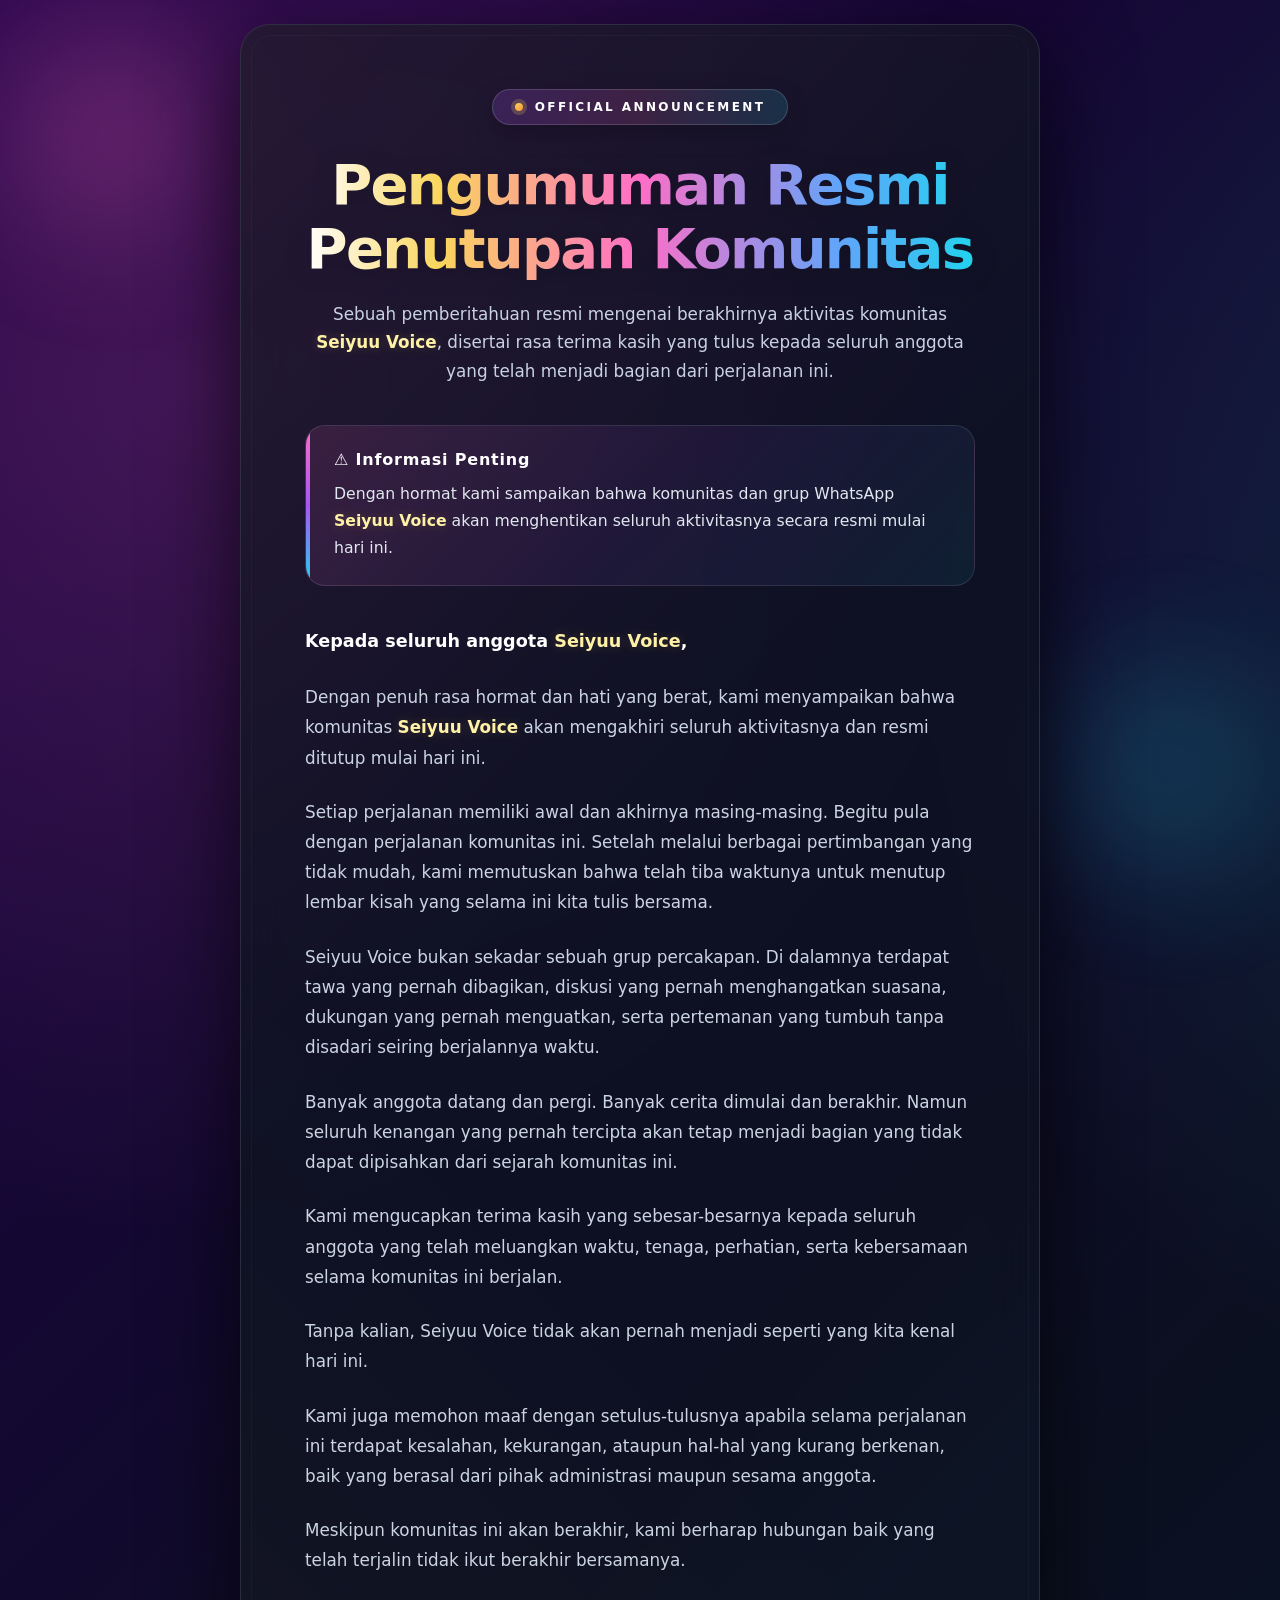
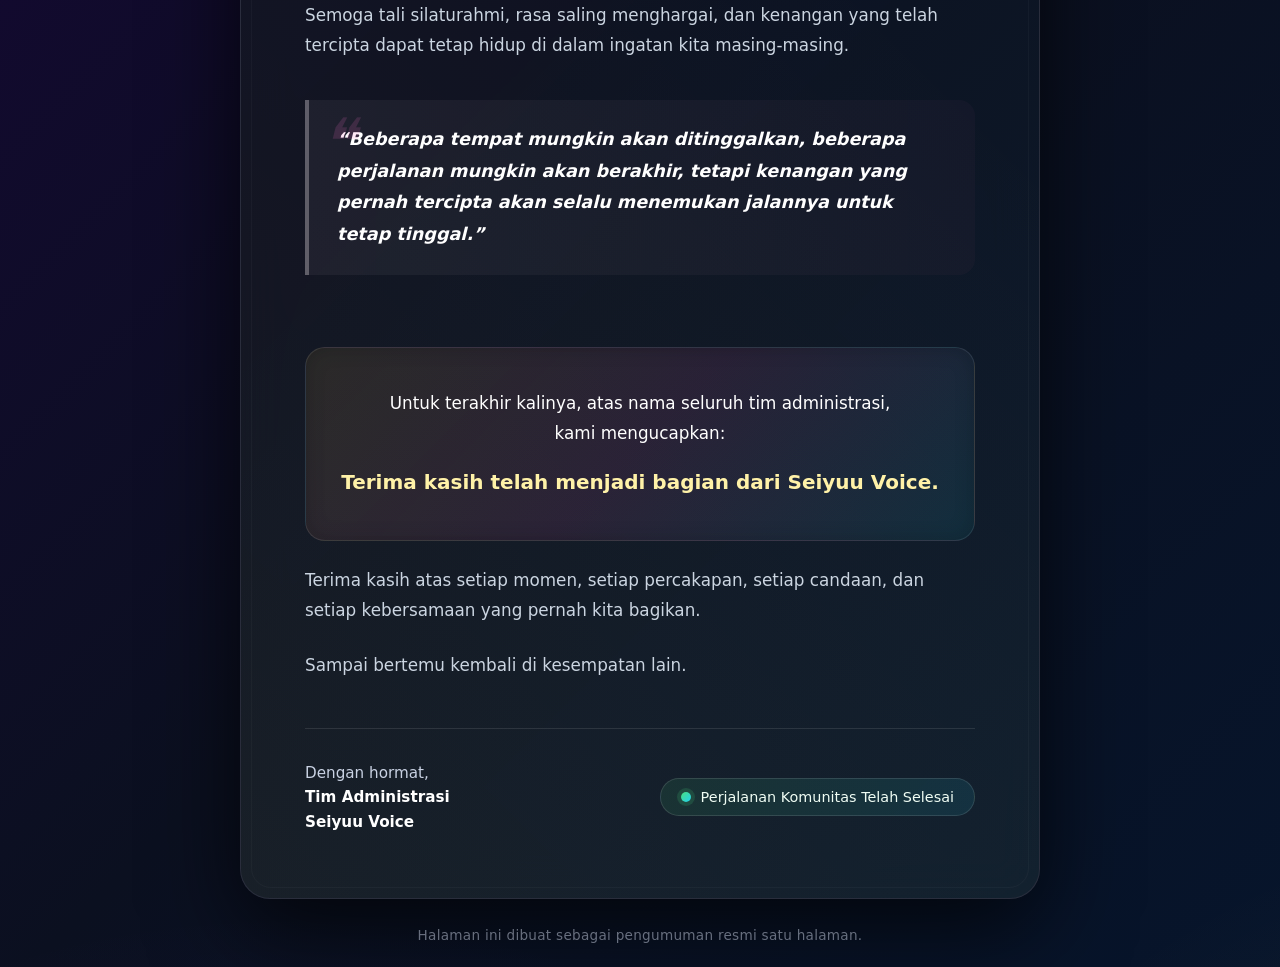
<file: index.html>
<!DOCTYPE html>
<html lang="id">

<head>
  <meta charset="UTF-8" />
  <meta name="viewport" content="width=device-width, initial-scale=1.0" />
  <meta name="theme-color" content="#7c3aed" />
  <meta name="description" content="Pengumuman resmi penutupan komunitas Seiyuu Voice." />

  <meta property="og:title" content="Pengumuman Resmi - Seiyuu Voice" />
  <meta property="og:description"
    content="Sebuah pemberitahuan resmi mengenai berakhirnya aktivitas komunitas Seiyuu Voice." />
  <meta property="og:type" content="website" />

  <title>Pengumuman Resmi - Seiyuu Voice</title>

  <style>
    :root {
      --bg-1: #1d0045;
      --bg-2: #0b1020;
      --bg-3: #001c3d;

      --card: rgba(13, 18, 34, 0.85);
      --border: rgba(255, 255, 255, 0.12);

      --text: #f8f7ff;
      --muted: #c9d2e3;

      --pink: #ff6ec7;
      --purple: #a855f7;
      --blue: #60a5fa;
      --cyan: #22d3ee;
      --gold: #f9d65c;
      --green: #4ade80;
      --orange: #fb923c;
      --rose: #fb7185;

      --shadow: 0 28px 90px rgba(0, 0, 0, 0.7);
      --radius: 30px;
    }

    * {
      box-sizing: border-box;
      margin: 0;
      padding: 0;
    }

    html {
      scroll-behavior: smooth;
    }

    body {
      min-height: 100vh;
      display: grid;
      place-items: center;
      padding: 24px;
      color: var(--text);
      font-family: 'Inter', system-ui, -apple-system, BlinkMacSystemFont, "Segoe UI", Roboto, sans-serif;
      background:
        radial-gradient(circle at 10% 10%, rgba(255, 110, 199, 0.18), transparent 22%),
        radial-gradient(circle at 90% 15%, rgba(34, 211, 238, 0.15), transparent 24%),
        radial-gradient(circle at 15% 90%, rgba(168, 85, 247, 0.15), transparent 25%),
        radial-gradient(circle at 85% 85%, rgba(249, 214, 92, 0.12), transparent 24%),
        linear-gradient(135deg, var(--bg-1) 0%, var(--bg-2) 45%, var(--bg-3) 100%);
      background-size: 150% 150%;
      animation: gradientMove 20s ease infinite alternate;
      overflow-x: hidden;
      will-change: background-position;
    }

    body::before,
    body::after {
      content: "";
      position: fixed;
      inset: auto;
      width: clamp(200px, 40vw, 350px);
      height: clamp(200px, 40vw, 350px);
      border-radius: 50%;
      filter: blur(50px);
      opacity: 0.45;
      pointer-events: none;
      z-index: 0;
      animation: floatGlow 12s ease-in-out infinite alternate;
      will-change: transform;
    }

    body::before {
      top: -5%;
      left: -5%;
      background: radial-gradient(circle, rgba(255, 110, 199, 0.6), transparent 70%);
    }

    body::after {
      bottom: -5%;
      right: -5%;
      background: radial-gradient(circle, rgba(34, 211, 238, 0.5), transparent 70%);
      animation-delay: -3s;
    }

    @keyframes gradientMove {
      0% {
        background-position: 0% 0%;
      }

      100% {
        background-position: 100% 100%;
      }
    }

    @keyframes floatGlow {
      from {
        transform: translateY(0px) scale(1);
      }

      to {
        transform: translateY(-20px) scale(1.08);
      }
    }

    .page {
      width: 100%;
      max-width: 800px;
      margin: 0 auto;
      position: relative;
      z-index: 1;
    }

    .card {
      position: relative;
      overflow: hidden;
      padding: clamp(32px, 6vw, 64px);
      border-radius: var(--radius);
      background: var(--card);
      border: 1px solid var(--border);
      box-shadow: var(--shadow);
      backdrop-filter: blur(24px);
      -webkit-backdrop-filter: blur(24px);
      animation: rise 1.2s cubic-bezier(0.16, 1, 0.3, 1) both;
    }

    .card::before,
    .card::after {
      content: "";
      position: absolute;
      pointer-events: none;
    }

    .card::before {
      inset: 0;
      background:
        linear-gradient(135deg, rgba(255, 110, 199, 0.08), transparent 36%),
        linear-gradient(315deg, rgba(34, 211, 238, 0.06), transparent 42%),
        linear-gradient(45deg, rgba(249, 214, 92, 0.05), transparent 48%);
    }

    .card::after {
      inset: 10px;
      border: 1px solid rgba(255, 255, 255, 0.03);
      border-radius: calc(var(--radius) - 10px);
    }

    .top {
      display: grid;
      place-items: center;
      margin-bottom: 28px;
      position: relative;
      z-index: 1;
    }

    .badge {
      display: inline-flex;
      align-items: center;
      gap: 12px;
      padding: 10px 22px;
      border-radius: 999px;
      border: 1px solid rgba(255, 255, 255, 0.15);
      background: linear-gradient(90deg, rgba(168, 85, 247, 0.2), rgba(255, 110, 199, 0.15), rgba(34, 211, 238, 0.15));
      color: #ffffff;
      font-size: 0.75rem;
      font-weight: 800;
      letter-spacing: 0.2em;
      text-transform: uppercase;
      text-align: center;
      white-space: nowrap;
      box-shadow: 0 8px 24px rgba(0, 0, 0, 0.2);
    }

    .badge-dot {
      width: 8px;
      height: 8px;
      border-radius: 50%;
      background: linear-gradient(135deg, var(--gold), var(--orange));
      box-shadow: 0 0 0 4px rgba(249, 214, 92, 0.2);
      flex: none;
      animation: pulse 2s infinite cubic-bezier(0.4, 0, 0.6, 1);
    }

    @keyframes pulse {

      0%,
      100% {
        box-shadow: 0 0 0 0 rgba(249, 214, 92, 0.5);
      }

      50% {
        box-shadow: 0 0 0 8px rgba(249, 214, 92, 0);
      }
    }

    header {
      text-align: center;
      margin-bottom: 40px;
      position: relative;
      z-index: 1;
    }

    h1 {
      font-size: clamp(2.2rem, 6vw, 3.5rem);
      line-height: 1.15;
      letter-spacing: -0.03em;
      font-weight: 900;
      margin-bottom: 18px;
      text-wrap: balance;
      background: linear-gradient(90deg, #ffffff 0%, #f9d65c 20%, #ff6ec7 50%, #60a5fa 80%, #22d3ee 100%);
      -webkit-background-clip: text;
      background-clip: text;
      -webkit-text-fill-color: transparent;
      filter: drop-shadow(0 4px 12px rgba(0, 0, 0, 0.2));
    }

    .subtitle {
      max-width: 65ch;
      margin: 0 auto;
      color: var(--muted);
      font-size: clamp(0.95rem, 2vw, 1.05rem);
      line-height: 1.7;
      text-wrap: pretty;
    }

    .highlight {
      color: #fff2a8;
      font-weight: 700;
      text-shadow: 0 0 12px rgba(249, 214, 92, 0.2);
    }

    .notice {
      position: relative;
      margin: 0 0 40px 0;
      padding: 24px 28px;
      border-radius: 20px;
      border: 1px solid rgba(255, 255, 255, 0.1);
      background: linear-gradient(135deg, rgba(255, 110, 199, 0.12), rgba(168, 85, 247, 0.08), rgba(34, 211, 238, 0.08));
      overflow: hidden;
      z-index: 1;
    }

    .notice::before {
      content: "";
      position: absolute;
      left: 0;
      top: 0;
      width: 4px;
      height: 100%;
      background: linear-gradient(180deg, var(--pink), var(--purple), var(--cyan));
    }

    .notice-title {
      display: flex;
      align-items: center;
      gap: 10px;
      margin-bottom: 12px;
      color: #ffffff;
      font-size: 1rem;
      font-weight: 700;
      letter-spacing: 0.05em;
    }

    .notice-text {
      color: #e2e8f0;
      line-height: 1.7;
      font-size: 0.98rem;
    }

    .content {
      display: grid;
      gap: 24px;
      font-size: clamp(1rem, 2vw, 1.05rem);
      line-height: 1.8;
      color: #cbd5e1;
      text-wrap: pretty;
      position: relative;
      z-index: 1;
    }

    .content p {
      margin: 0;
    }

    .content p:first-child {
      color: #ffffff;
      font-weight: 700;
      font-size: 1.1rem;
    }

    .quote {
      margin: 16px 0;
      padding: 24px 28px;
      border-left: 4px solid rgba(255, 255, 255, 0.3);
      background: linear-gradient(90deg, rgba(255, 255, 255, 0.05) 0%, rgba(255, 110, 199, 0.03) 100%);
      border-radius: 0 16px 16px 0;
      color: #f8fafc;
      font-style: italic;
      position: relative;
      font-size: 1.05rem;
      line-height: 1.8;
    }

    .quote::before {
      content: "❝";
      font-size: 4rem;
      color: var(--pink);
      opacity: 0.15;
      position: absolute;
      top: -15px;
      left: 12px;
      font-family: serif;
    }

    .farewell {
      margin-top: 32px;
      padding: 40px 24px;
      text-align: center;
      border-radius: 20px;
      background: linear-gradient(135deg, rgba(249, 214, 92, 0.1), rgba(255, 110, 199, 0.1), rgba(34, 211, 238, 0.1));
      border: 1px solid rgba(255, 255, 255, 0.08);
      line-height: 1.8;
      color: #ffffff;
      box-shadow: inset 0 0 20px rgba(0, 0, 0, 0.2);
    }

    .farewell strong {
      display: block;
      margin-top: 16px;
      color: #fff2a8;
      font-size: 1.25rem;
      font-weight: 800;
    }

    .signature {
      display: flex;
      flex-wrap: wrap;
      justify-content: space-between;
      align-items: center;
      gap: 24px;
      margin-top: 48px;
      padding-top: 32px;
      border-top: 1px solid rgba(255, 255, 255, 0.1);
      color: var(--muted);
      font-size: 0.95rem;
      position: relative;
      z-index: 1;
    }

    .admin {
      line-height: 1.6;
    }

    .admin strong {
      color: #ffffff;
    }

    .status {
      display: inline-flex;
      align-items: center;
      gap: 10px;
      padding: 10px 20px;
      border-radius: 999px;
      border: 1px solid rgba(255, 255, 255, 0.12);
      background: linear-gradient(90deg, rgba(74, 222, 128, 0.1), rgba(34, 211, 238, 0.1));
      color: #f0fdf4;
      font-size: 0.9rem;
    }

    .status::before {
      content: "";
      width: 10px;
      height: 10px;
      border-radius: 50%;
      background: linear-gradient(135deg, var(--green), var(--cyan));
      box-shadow: 0 0 0 4px rgba(74, 222, 128, 0.15);
      flex: none;
    }

    .closing {
      margin-top: 28px;
      text-align: center;
      color: rgba(201, 210, 227, 0.5);
      font-size: 0.85rem;
      letter-spacing: 0.02em;
      position: relative;
      z-index: 1;
    }

    @keyframes rise {
      from {
        opacity: 0;
        transform: translateY(20px) scale(0.98);
      }

      to {
        opacity: 1;
        transform: translateY(0) scale(1);
      }
    }

    @media (max-width: 640px) {
      body {
        padding: 16px;
      }

      .card {
        padding: 32px 20px;
        border-radius: 24px;
      }

      .quote {
        padding: 20px;
      }

      .signature {
        flex-direction: column;
        align-items: flex-start;
      }
    }

    @media (prefers-reduced-motion: reduce) {
      html {
        scroll-behavior: auto;
      }

      .card,
      body,
      .badge-dot,
      body::before,
      body::after {
        animation: none;
      }
    }
  </style>
</head>

<body>
  <main class="page" aria-labelledby="title">
    <section class="card">
      <div class="top">
        <div class="badge" aria-label="Pengumuman resmi">
          <span class="badge-dot" aria-hidden="true"></span>
          Official Announcement
        </div>
      </div>

      <header>
        <h1 id="title">
          Pengumuman Resmi<br />
          Penutupan Komunitas
        </h1>
        <p class="subtitle">
          Sebuah pemberitahuan resmi mengenai berakhirnya aktivitas komunitas
          <span class="highlight">Seiyuu Voice</span>, disertai rasa terima kasih yang tulus
          kepada seluruh anggota yang telah menjadi bagian dari perjalanan ini.
        </p>
      </header>

      <aside class="notice" aria-label="Informasi penting">
        <div class="notice-title">⚠ Informasi Penting</div>
        <div class="notice-text">
          Dengan hormat kami sampaikan bahwa komunitas dan grup WhatsApp
          <span class="highlight">Seiyuu Voice</span> akan menghentikan seluruh aktivitasnya
          secara resmi mulai hari ini.
        </div>
      </aside>

      <article class="content">
        <p>Kepada seluruh anggota <span class="highlight">Seiyuu Voice</span>,</p>

        <p>
          Dengan penuh rasa hormat dan hati yang berat, kami menyampaikan bahwa komunitas
          <span class="highlight">Seiyuu Voice</span> akan mengakhiri seluruh aktivitasnya
          dan resmi ditutup mulai hari ini.
        </p>

        <p>
          Setiap perjalanan memiliki awal dan akhirnya masing-masing. Begitu pula dengan perjalanan
          komunitas ini. Setelah melalui berbagai pertimbangan yang tidak mudah, kami memutuskan
          bahwa telah tiba waktunya untuk menutup lembar kisah yang selama ini kita tulis bersama.
        </p>

        <p>
          Seiyuu Voice bukan sekadar sebuah grup percakapan. Di dalamnya terdapat tawa yang
          pernah dibagikan, diskusi yang pernah menghangatkan suasana, dukungan yang pernah
          menguatkan, serta pertemanan yang tumbuh tanpa disadari seiring berjalannya waktu.
        </p>

        <p>
          Banyak anggota datang dan pergi. Banyak cerita dimulai dan berakhir. Namun seluruh kenangan
          yang pernah tercipta akan tetap menjadi bagian yang tidak dapat dipisahkan dari sejarah
          komunitas ini.
        </p>

        <p>
          Kami mengucapkan terima kasih yang sebesar-besarnya kepada seluruh anggota yang telah
          meluangkan waktu, tenaga, perhatian, serta kebersamaan selama komunitas ini berjalan.
        </p>

        <p>
          Tanpa kalian, Seiyuu Voice tidak akan pernah menjadi seperti yang kita kenal hari ini.
        </p>

        <p>
          Kami juga memohon maaf dengan setulus-tulusnya apabila selama perjalanan ini terdapat
          kesalahan, kekurangan, ataupun hal-hal yang kurang berkenan, baik yang berasal dari pihak
          administrasi maupun sesama anggota.
        </p>

        <p>
          Meskipun komunitas ini akan berakhir, kami berharap hubungan baik yang telah terjalin tidak
          ikut berakhir bersamanya.
        </p>

        <p>
          Semoga tali silaturahmi, rasa saling menghargai, dan kenangan yang telah tercipta dapat tetap
          hidup di dalam ingatan kita masing-masing.
        </p>

        <blockquote class="quote">
          <p>
            “Beberapa tempat mungkin akan ditinggalkan, beberapa perjalanan mungkin akan berakhir,
            tetapi kenangan yang pernah tercipta akan selalu menemukan jalannya untuk tetap tinggal.”
          </p>
        </blockquote>

        <div class="farewell">
          Untuk terakhir kalinya, atas nama seluruh tim administrasi, kami mengucapkan:
          <strong>Terima kasih telah menjadi bagian dari Seiyuu Voice.</strong>
        </div>

        <p>
          Terima kasih atas setiap momen, setiap percakapan, setiap candaan, dan setiap kebersamaan
          yang pernah kita bagikan.
        </p>

        <p>
          Sampai bertemu kembali di kesempatan lain.
        </p>
      </article>

      <footer class="signature">
        <div class="admin">
          Dengan hormat,<br />
          <strong>Tim Administrasi<br />Seiyuu Voice</strong>
        </div>
        <div class="status">Perjalanan Komunitas Telah Selesai</div>
      </footer>
    </section>

    <div class="closing">
      Halaman ini dibuat sebagai pengumuman resmi satu halaman.
    </div>
  </main>
</body>

</html>
</file>
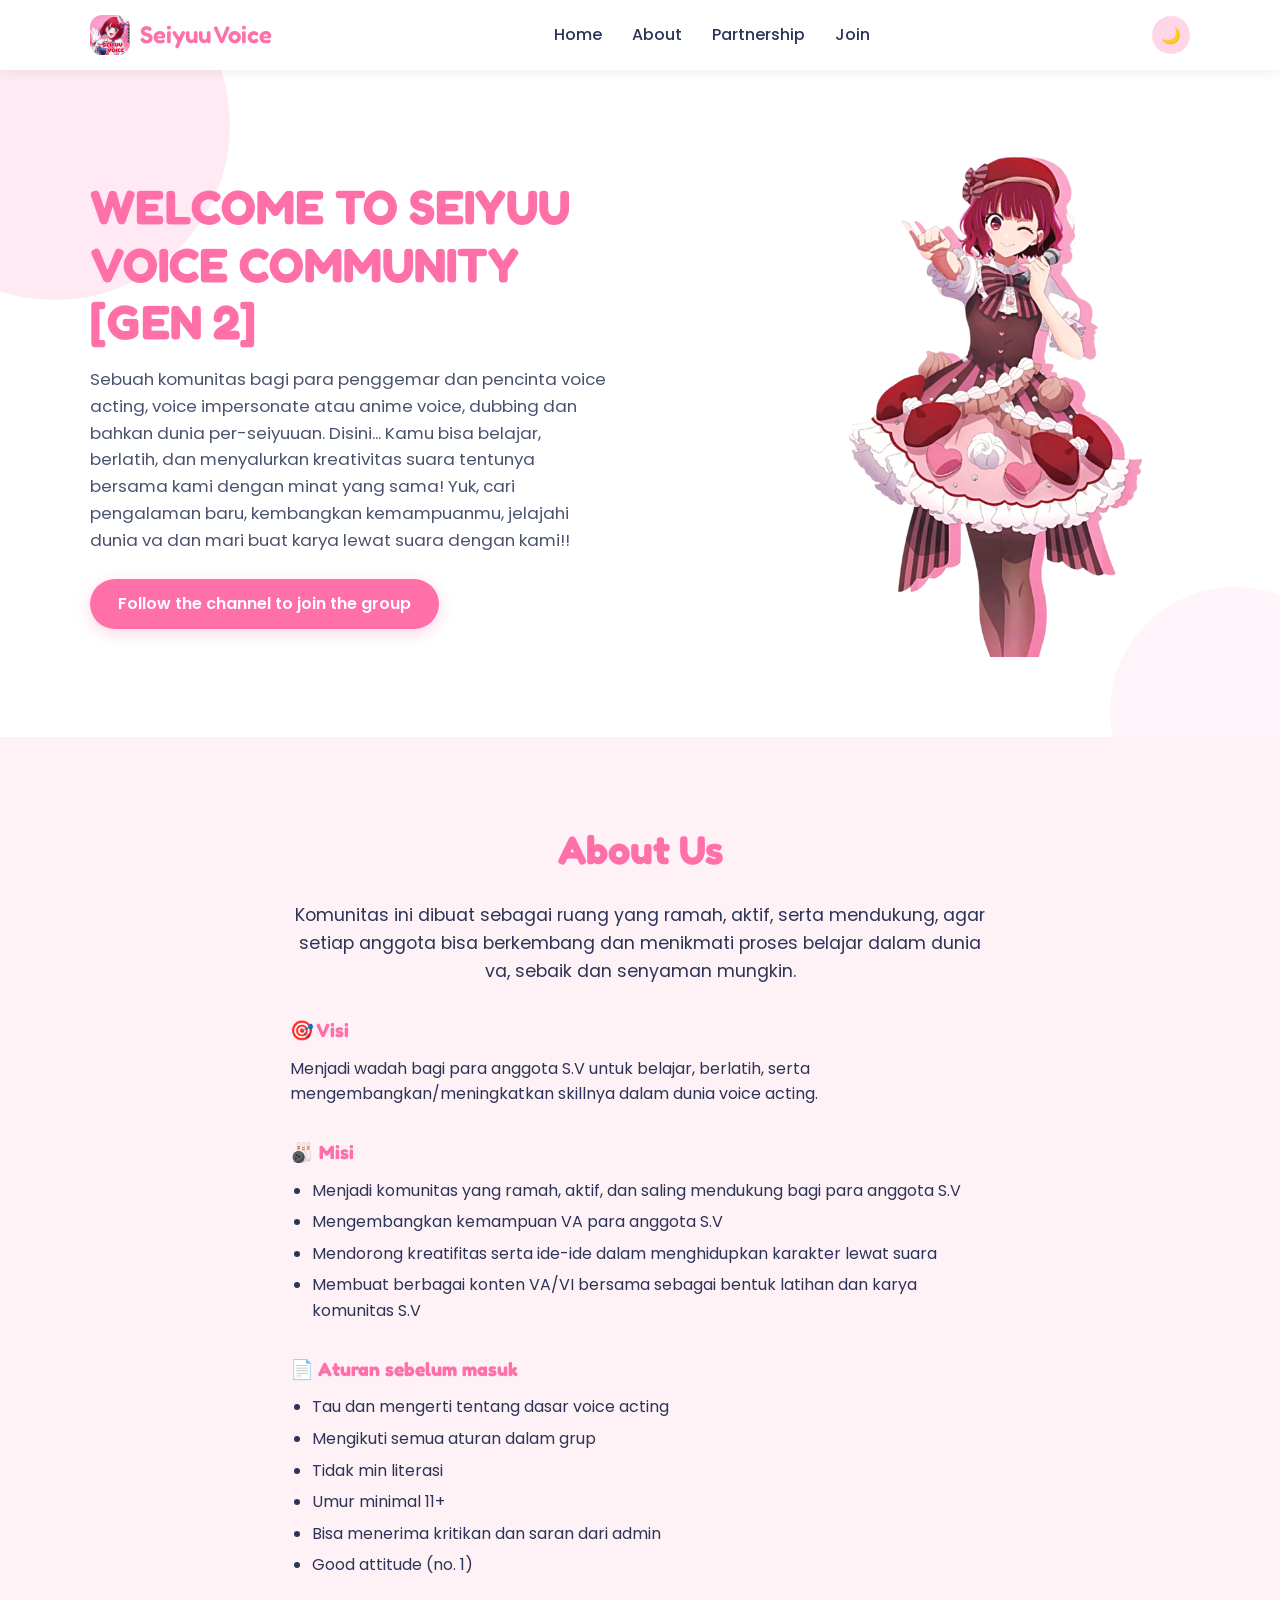
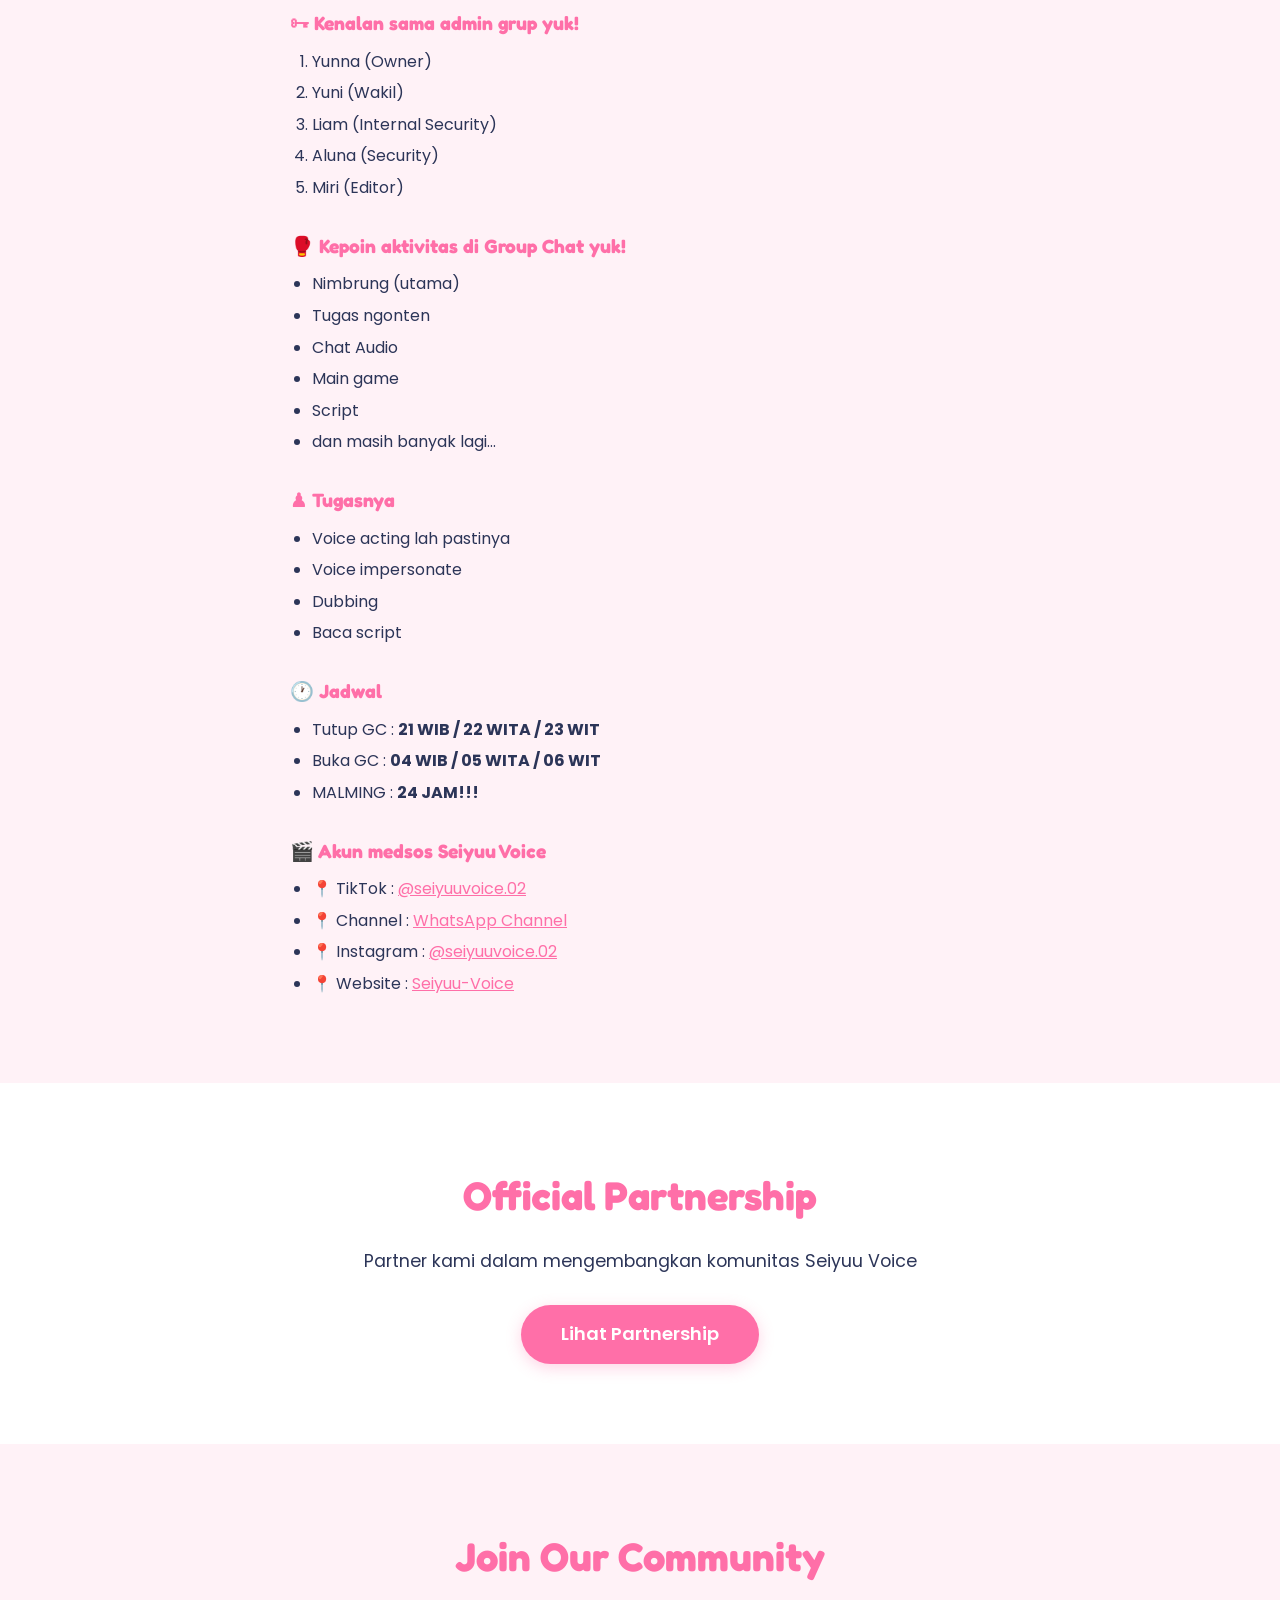
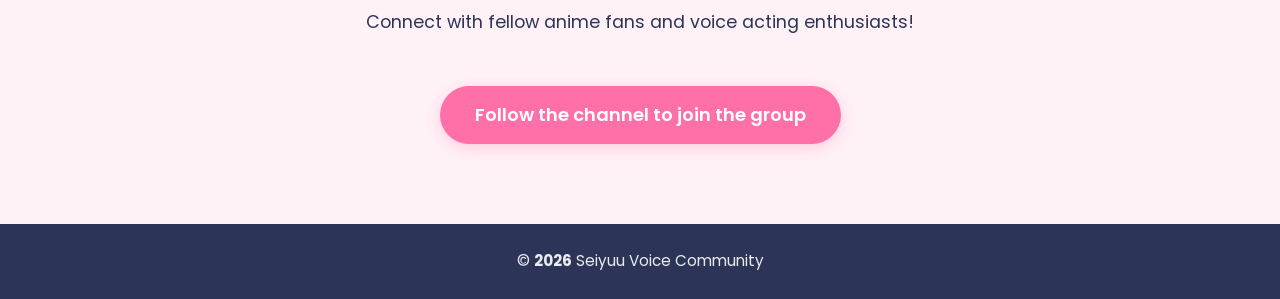
<file: (index).html>
<!DOCTYPE html>
<html lang="id">

<head>
    <meta charset="UTF-8">
    <meta name="viewport" content="width=device-width, initial-scale=1.0">
    <meta name="description" content="Seiyuu Voice - A friendly WhatsApp community for anime fans exploring Japanese Voice Acting and Voice Club Japan culture.">
    <title>Seiyuu Voice Community</title>

    <meta property="og:title" content="Seiyuu Voice Community">
    <meta property="og:description" content="A friendly WhatsApp community for anime voice acting fans.">
    <meta property="og:image" content="assets/images/logo.png">
    <meta property="og:type" content="website">

    <link rel="icon" href="assets/icons/favicon.png">

    <link rel="preconnect" href="https://fonts.googleapis.com">
    <link rel="preconnect" href="https://fonts.gstatic.com" crossorigin>
    <link href="https://fonts.googleapis.com/css2?family=Fredoka:wght@400;600&family=Poppins:wght@300;400;500&display=swap" rel="stylesheet">

    <style>
        /* =========================================
           1. VARIABLES & SETUP
        ========================================= */
        
         :root {
            --pink-main: #ff6fa8;
            --pink-hover: #ff4c92;
            --pink-soft: #ffd6e7;
            --pink-bg: #fff2f7;
            --navy: #2c3558;
            --white: #ffffff;
            --transition-speed: 0.3s;
            --glass: rgba(255, 255, 255, 0.7);
            --glass-border: rgba(255, 111, 168, 0.2);
            --shadow-soft: 0 10px 30px rgba(0, 0, 0, 0.05);
            --radius: 15px;
            --transition: all 0.3s ease;
            --bg-main: #ffffff;
            --text-main: #2c3558;
        }
        
        body.dark {
            --bg-main: #121212;
            --text-main: #f0f0f0;
            --pink-bg: #1a1a1a;
            --pink-soft: #2a2a2a;
            --white: #1e1e1e;
            --navy: #e4e8ff;
        }
        /* Reset */
        
        *,
        *::before,
        *::after {
            margin: 0;
            padding: 0;
            box-sizing: border-box;
        }
        
        html {
            scroll-behavior: smooth;
        }
        
        body {
            font-family: 'Poppins', sans-serif;
            background: var(--bg-main);
            color: var(--text-main);
            line-height: 1.6;
            overflow-x: hidden;
            transition: background 0.3s ease, color 0.3s ease;
        }
        /* =========================================
           2. TYPOGRAPHY & LAYOUT
        ========================================= */
        
        .container {
            width: 90%;
            max-width: 1100px;
            margin: 0 auto;
        }
        
        h1,
        h2 {
            font-family: 'Fredoka', sans-serif;
        }
        
        a:focus-visible,
        button:focus-visible {
            outline: 3px dashed var(--pink-main);
            outline-offset: 4px;
        }
        /* =========================================
           3. NAVIGATION BAR
        ========================================= */
        
        .navbar {
            background: var(--white);
            box-shadow: 0 4px 10px rgba(0, 0, 0, 0.05);
            position: sticky;
            top: 0;
            z-index: 100;
            backdrop-filter: blur(10px);
            -webkit-backdrop-filter: blur(10px);
            transition: background 0.3s ease;
        }
        
        .nav-container {
            display: flex;
            align-items: center;
            justify-content: space-between;
            padding: 15px 0;
        }
        
        .logo {
            display: flex;
            align-items: center;
            gap: 10px;
            font-family: 'Fredoka', sans-serif;
            font-size: 24px;
            font-weight: 600;
            color: var(--pink-main);
            text-decoration: none;
        }
        
        .logo img {
            height: 40px;
            width: auto;
            border-radius: 12px;
        }
        
        nav ul {
            display: flex;
            list-style: none;
            gap: 30px;
        }
        
        nav a {
            position: relative;
            text-decoration: none;
            color: var(--text-main);
            font-weight: 500;
            transition: color var(--transition-speed) ease;
        }
        
        nav a::after {
            content: "";
            position: absolute;
            left: 0;
            bottom: -4px;
            width: 0%;
            height: 2px;
            background: var(--pink-main);
            transition: width .25s ease;
        }
        
        nav a:hover {
            color: var(--pink-main);
        }
        
        nav a:hover::after {
            width: 100%;
        }
        
        .nav-actions {
            display: flex;
            align-items: center;
            gap: 12px;
        }
        /* =========================================
           4. DARK MODE TOGGLE
        ========================================= */
        
        #theme-toggle {
            background: var(--pink-soft);
            border: none;
            border-radius: 50%;
            width: 38px;
            height: 38px;
            display: flex;
            align-items: center;
            justify-content: center;
            cursor: pointer;
            font-size: 16px;
            transition: var(--transition);
            flex-shrink: 0;
        }
        
        #theme-toggle:hover {
            background: var(--pink-main);
            transform: scale(1.1) rotate(20deg);
        }
        /* =========================================
           5. BUTTONS & CTA
        ========================================= */
        
        .cta-button,
        .cta-big {
            display: inline-block;
            background: var(--pink-main);
            color: #ffffff;
            text-decoration: none;
            border-radius: 40px;
            font-weight: 600;
            transition: background var(--transition-speed) ease, transform 0.2s ease, box-shadow 0.2s ease;
            box-shadow: 0 4px 15px rgba(255, 111, 168, 0.3);
        }
        
        .cta-button {
            padding: 12px 28px;
        }
        
        .cta-big {
            padding: 15px 35px;
            font-size: 18px;
            margin-top: 20px;
        }
        
        .cta-button:hover,
        .cta-big:hover {
            background: var(--pink-hover);
            transform: translateY(-3px);
            box-shadow: 0 8px 20px rgba(255, 111, 168, 0.45);
        }
        
        .cta-button:active,
        .cta-big:active {
            transform: scale(0.97);
        }
        /* =========================================
           6. HERO SECTION
        ========================================= */
        
        .hero {
            padding: 80px 0;
            position: relative;
            overflow: hidden;
        }
        
        .hero::before {
            content: "";
            position: absolute;
            width: 350px;
            height: 350px;
            background: var(--pink-soft);
            border-radius: 50%;
            top: -120px;
            left: -120px;
            z-index: 0;
            opacity: 0.5;
        }
        
        .hero::after {
            content: "";
            position: absolute;
            width: 250px;
            height: 250px;
            background: #ffe3ef;
            border-radius: 50%;
            bottom: -100px;
            right: -80px;
            z-index: 0;
            opacity: 0.4;
        }
        
        .hero-container {
            display: flex;
            align-items: center;
            justify-content: space-between;
            gap: 40px;
            flex-wrap: wrap;
            position: relative;
            z-index: 1;
        }
        
        .hero-text {
            flex: 1;
            min-width: 300px;
            max-width: 520px;
        }
        
        .hero-text h1 {
            font-size: 3rem;
            color: var(--pink-main);
            line-height: 1.2;
        }
        
        .tagline {
            margin: 15px 0 25px;
            font-size: 1.05rem;
            color: var(--text-main);
            opacity: 0.85;
        }
        
        .hero-image {
            flex: 1;
            display: flex;
            justify-content: flex-end;
            animation: float 6s ease-in-out infinite;
            position: relative;
            z-index: 1;
        }
        
        @keyframes float {
            0%,
            100% {
                transform: translateY(0px);
            }
            50% {
                transform: translateY(-12px);
            }
        }
        
        .hero-image img {
            max-width: 380px;
            width: 100%;
            height: auto;
            transition: transform .4s ease;
            border-radius: 16px;
        }
        
        .hero-image img:hover {
            transform: scale(1.05) rotate(-1deg);
        }
        /* =========================================
           7. ABOUT SECTION
        ========================================= */
        
        .about {
            padding: 80px 0;
            background: var(--pink-bg);
        }
        
        .about h2 {
            color: var(--pink-main);
            margin-bottom: 20px;
            font-size: 2.5rem;
            text-align: center;
        }
        
        .about-content {
            max-width: 700px;
            margin: 0 auto;
            text-align: left;
        }
        
        .about-content>p:first-of-type {
            font-size: 1.1rem;
            margin-bottom: 10px;
            text-align: center;
        }
        
        .about-content h3 {
            margin-top: 30px;
            margin-bottom: 10px;
            color: var(--pink-main);
            font-family: 'Fredoka', sans-serif;
            font-size: 1.2rem;
        }
        
        .about-content ul,
        .about-content ol {
            padding-left: 22px;
        }
        
        .about-content li {
            margin-bottom: 6px;
        }
        
        .about-content a {
            color: var(--pink-main);
            transition: color 0.2s;
        }
        
        .about-content a:hover {
            color: var(--pink-hover);
        }
        /* =========================================
           8. PARTNERSHIP & CTA SECTIONS
        ========================================= */
        
        .partnership-section {
            padding: 80px 0;
            background: var(--white);
            text-align: center;
        }
        
        .partnership-section h2,
        .cta-section h2 {
            color: var(--pink-main);
            margin-bottom: 20px;
            font-size: 2.5rem;
        }
        
        .partnership-section p,
        .cta-section p {
            max-width: 600px;
            margin: 0 auto 30px;
            font-size: 1.1rem;
        }
        
        .gallery-big {
            display: inline-block;
            background: var(--pink-main);
            color: #ffffff;
            text-decoration: none;
            padding: 15px 40px;
            font-size: 18px;
            font-weight: 600;
            border-radius: 40px;
            transition: var(--transition);
            box-shadow: 0 4px 15px rgba(255, 111, 168, 0.3);
        }
        
        .gallery-big:hover {
            background: var(--pink-hover);
            transform: translateY(-3px);
            box-shadow: 0 6px 20px rgba(255, 111, 168, 0.4);
        }
        
        .gallery-big:active {
            transform: scale(0.97);
        }
        
        .cta-section {
            padding: 80px 0;
            text-align: center;
            background: var(--pink-bg);
        }
        /* =========================================
           9. FOOTER
        ========================================= */
        
        footer {
            background: var(--navy);
            color: #ffffff;
            text-align: center;
            padding: 25px 20px;
        }
        
        footer p {
            font-size: 0.95rem;
            opacity: 0.9;
        }
        
        #year {
            font-weight: bold;
        }
        /* =========================================
           10. BACK TO TOP BUTTON
        ========================================= */
        
        #back-to-top {
            position: fixed;
            bottom: 28px;
            right: 28px;
            background: var(--pink-main);
            color: #ffffff;
            border: none;
            border-radius: 50%;
            width: 44px;
            height: 44px;
            font-size: 20px;
            cursor: pointer;
            box-shadow: 0 4px 15px rgba(255, 111, 168, 0.4);
            transition: var(--transition);
            opacity: 0;
            visibility: hidden;
            z-index: 999;
            display: flex;
            align-items: center;
            justify-content: center;
        }
        
        #back-to-top.visible {
            opacity: 1;
            visibility: visible;
        }
        
        #back-to-top:hover {
            background: var(--pink-hover);
            transform: translateY(-3px);
        }
        /* =========================================
           11. HAMBURGER MENU
        ========================================= */
        
        .menu-toggle {
            display: none;
            flex-direction: column;
            cursor: pointer;
            background: transparent;
            border: none;
            padding: 5px;
            gap: 5px;
        }
        
        .menu-toggle span {
            height: 3px;
            width: 25px;
            background: var(--text-main);
            border-radius: 3px;
            transition: all var(--transition-speed) ease;
            display: block;
        }
        /* Hamburger → X animation */
        
        .menu-toggle[aria-expanded="true"] span:nth-child(1) {
            transform: translateY(8px) rotate(45deg);
        }
        
        .menu-toggle[aria-expanded="true"] span:nth-child(2) {
            opacity: 0;
        }
        
        .menu-toggle[aria-expanded="true"] span:nth-child(3) {
            transform: translateY(-8px) rotate(-45deg);
        }
        /* =========================================
           12. RESPONSIVE
        ========================================= */
        
        @media (max-width: 768px) {
            nav {
                position: absolute;
                top: 68px;
                right: 20px;
                background: var(--white);
                box-shadow: 0 8px 25px rgba(0, 0, 0, 0.12);
                padding: 20px;
                border-radius: 12px;
                width: 210px;
                opacity: 0;
                visibility: hidden;
                transform: translateY(-10px);
                transition: all var(--transition-speed) ease;
                z-index: 99;
            }
            nav.active {
                opacity: 1;
                visibility: visible;
                transform: translateY(0);
            }
            nav ul {
                flex-direction: column;
                gap: 14px;
                text-align: center;
            }
            .menu-toggle {
                display: flex;
            }
            .hero-container {
                flex-direction: column;
                text-align: center;
            }
            .hero-text h1 {
                font-size: 2.2rem;
            }
            .hero-image {
                justify-content: center;
                margin-top: 20px;
            }
            .hero-image img {
                max-width: 260px;
            }
            .gallery-section h2,
            .partnership-section h2,
            .about h2,
            .cta-section h2 {
                font-size: 2rem;
            }
            .gallery-big {
                width: 100%;
                max-width: 280px;
                padding: 12px 20px;
            }
            #back-to-top {
                bottom: 20px;
                right: 16px;
            }
        }
    </style>
</head>

<body>

    <header class="navbar">
        <div class="container nav-container">
            <a href="#home" class="logo">
                <img src="assets/images/logo.png" alt="Seiyuu Voice Logo">
                <span>Seiyuu Voice</span>
            </a>

            <nav id="nav-menu" aria-label="Main Navigation">
                <ul>
                    <li><a href="#home">Home</a></li>
                    <li><a href="#about">About</a></li>
                    <li><a href="#partnership">Partnership</a></li>
                    <li><a href="#join">Join</a></li>
                </ul>
            </nav>

            <div class="nav-actions">
                <!-- FIX: Tombol dark mode sekarang ada di HTML -->
                <button id="theme-toggle" aria-label="Toggle dark mode">🌙</button>

                <button class="menu-toggle" id="menu-toggle" aria-label="Toggle navigation menu" aria-expanded="false">
                    <span></span>
                    <span></span>
                    <span></span>
                </button>
            </div>
        </div>
    </header>

    <main>

        <!-- HERO SECTION -->
        <section class="hero" id="home">
            <div class="container hero-container">
                <div class="hero-text">
                    <h1>WELCOME TO SEIYUU VOICE COMMUNITY [GEN 2]</h1>
                    <p class="tagline">
                        Sebuah komunitas bagi para penggemar dan pencinta voice acting, voice impersonate atau anime voice, dubbing dan bahkan dunia per-seiyuuan. Disini... Kamu bisa belajar, berlatih, dan menyalurkan kreativitas suara tentunya bersama kami dengan minat yang
                        sama! Yuk, cari pengalaman baru, kembangkan kemampuanmu, jelajahi dunia va dan mari buat karya lewat suara dengan kami!!
                    </p>
                    <a href="https://whatsapp.com/channel/0029VbD3nvLKQuJQxBheS732" class="cta-button" aria-label="Join Seiyuu Voice WhatsApp Group" target="_blank" rel="noopener noreferrer">
                        Follow the channel to join the group
                    </a>
                </div>

                <div class="hero-image">
                    <img src="assets/images/hero-character.png" alt="Mascot anime character of Seiyuu Voice" loading="lazy">
                </div>
            </div>
        </section>

        <!-- ABOUT SECTION -->
        <section class="about" id="about">
            <div class="container">
                <div class="about-content">
                    <h2>About Us</h2>

                    <p>Komunitas ini dibuat sebagai ruang yang ramah, aktif, serta mendukung, agar setiap anggota bisa berkembang dan menikmati proses belajar dalam dunia va, sebaik dan senyaman mungkin.</p>

                    <h3>🎯 Visi</h3>
                    <p>Menjadi wadah bagi para anggota S.V untuk belajar, berlatih, serta mengembangkan/meningkatkan skillnya dalam dunia voice acting.</p>

                    <h3>🎳 Misi</h3>
                    <ul>
                        <li>Menjadi komunitas yang ramah, aktif, dan saling mendukung bagi para anggota S.V</li>
                        <li>Mengembangkan kemampuan VA para anggota S.V</li>
                        <li>Mendorong kreatifitas serta ide-ide dalam menghidupkan karakter lewat suara</li>
                        <li>Membuat berbagai konten VA/VI bersama sebagai bentuk latihan dan karya komunitas S.V</li>
                    </ul>

                    <h3>📄 Aturan sebelum masuk</h3>
                    <ul>
                        <li>Tau dan mengerti tentang dasar voice acting</li>
                        <li>Mengikuti semua aturan dalam grup</li>
                        <li>Tidak min literasi</li>
                        <li>Umur minimal 11+</li>
                        <li>Bisa menerima kritikan dan saran dari admin</li>
                        <li>Good attitude (no. 1)</li>
                    </ul>

                    <h3>🗝 Kenalan sama admin grup yuk!</h3>
                    <ol>
                        <li>Yunna (Owner)</li>
                        <li>Yuni (Wakil)</li>
                        <li>Liam (Internal Security)</li>
                        <li>Aluna (Security)</li>
                        <li>Miri (Editor)</li>
                    </ol>

                    <h3>🥊 Kepoin aktivitas di Group Chat yuk!</h3>
                    <ul>
                        <li>Nimbrung (utama)</li>
                        <li>Tugas ngonten</li>
                        <li>Chat Audio</li>
                        <li>Main game</li>
                        <li>Script</li>
                        <li>dan masih banyak lagi...</li>
                    </ul>

                    <h3>♟ Tugasnya</h3>
                    <ul>
                        <li>Voice acting lah pastinya</li>
                        <li>Voice impersonate</li>
                        <li>Dubbing</li>
                        <li>Baca script</li>
                    </ul>

                    <h3>🕐 Jadwal</h3>
                    <ul>
                        <li>Tutup GC : <strong>21 WIB / 22 WITA / 23 WIT</strong></li>
                        <li>Buka GC : <strong>04 WIB / 05 WITA / 06 WIT</strong></li>
                        <li>MALMING : <strong>24 JAM!!!</strong></li>
                    </ul>

                    <h3>🎬 Akun medsos Seiyuu Voice</h3>
                    <ul>
                        <li>📍 TikTok :
                            <a href="https://www.tiktok.com/@seiyuuvoice.g2?_r=1&_t=ZS-95sZwnmAum5" target="_blank" rel="noopener noreferrer">@seiyuuvoice.02</a>
                        </li>
                        <li>📍 Channel :
                            <a href="https://whatsapp.com/channel/0029VbD3nvLKQuJQxBheS732" target="_blank" rel="noopener noreferrer">WhatsApp Channel</a>
                        </li>
                        <li>📍 Instagram :
                            <a href="https://www.instagram.com/seiyuuvoice.02?igsh=MXVhMnh6MDJvNTljOA==" target="_blank" rel="noopener noreferrer">@seiyuuvoice.02</a>
                        </li>
                        <li>📍 Website :
                            <a href="https://liamwei000.github.io/Seiyuu-Voice/" target="_blank" rel="noopener noreferrer">Seiyuu-Voice</a>
                        </li>
                    </ul>
                </div>
            </div>
        </section>
        <!-- FIX: Tutup section about di sini, bukan setelah partnership -->

        <!-- PARTNERSHIP SECTION -->
        <!-- FIX: Tidak lagi tersarang di dalam about-content -->
        <section class="partnership-section" id="partnership">
            <div class="container">
                <h2>Official Partnership</h2>
                <p>Partner kami dalam mengembangkan komunitas Seiyuu Voice</p>
                <a href="partnership.html" target="_self" class="gallery-big">
                    Lihat Partnership
                </a>
            </div>
        </section>

        <!-- CTA / JOIN SECTION -->
        <!-- FIX: Tidak lagi tersarang di dalam about-content -->
        <section class="cta-section" id="join">
            <div class="container">
                <h2>Join Our Community</h2>
                <p>Connect with fellow anime fans and voice acting enthusiasts!</p>
                <a href="https://whatsapp.com/channel/0029VbD3nvLKQuJQxBheS732" class="cta-big" target="_blank" rel="noopener noreferrer">
                    Follow the channel to join the group
                </a>
            </div>
        </section>

    </main>

    <footer>
        <div class="container">
            <p>© <span id="year"></span> Seiyuu Voice Community</p>
        </div>
    </footer>

    <!-- Back to Top Button -->
    <button id="back-to-top" aria-label="Kembali ke atas">↑</button>

    <script>
        // =========================================
        //  INIT: Semua logic setelah DOM siap
        // =========================================
        document.addEventListener("DOMContentLoaded", () => {

            // --- Tahun otomatis ---
            document.getElementById("year").textContent = new Date().getFullYear();

            // --- Mobile menu toggle ---
            const toggle = document.getElementById("menu-toggle");
            const nav = document.getElementById("nav-menu");

            if (toggle && nav) {
                const navLinks = nav.querySelectorAll("a");

                toggle.addEventListener("click", (e) => {
                    e.stopPropagation();
                    const isActive = nav.classList.toggle("active");
                    toggle.setAttribute("aria-expanded", isActive);
                });

                navLinks.forEach(link => {
                    link.addEventListener("click", () => {
                        nav.classList.remove("active");
                        toggle.setAttribute("aria-expanded", "false");
                    });
                });

                document.addEventListener("click", (e) => {
                    if (!nav.contains(e.target) && !toggle.contains(e.target) && nav.classList.contains("active")) {
                        nav.classList.remove("active");
                        toggle.setAttribute("aria-expanded", "false");
                    }
                });
            }

            // --- FIX: Deklarasi toggleBtn SEBELUM digunakan ---
            const toggleBtn = document.getElementById("theme-toggle");

            if (toggleBtn) {
                // Load saved theme atau deteksi preferensi sistem
                const savedTheme = localStorage.getItem("theme");
                if (savedTheme === "dark" || (!savedTheme && window.matchMedia("(prefers-color-scheme: dark)").matches)) {
                    document.body.classList.add("dark");
                    toggleBtn.textContent = "☀️";
                }

                // Toggle on click
                toggleBtn.addEventListener("click", () => {
                    const isDark = document.body.classList.toggle("dark");
                    localStorage.setItem("theme", isDark ? "dark" : "light");
                    toggleBtn.textContent = isDark ? "☀️" : "🌙";
                });
            }

            // --- Back to top button ---
            const backToTop = document.getElementById("back-to-top");
            if (backToTop) {
                window.addEventListener("scroll", () => {
                    backToTop.classList.toggle("visible", window.scrollY > 300);
                }, {
                    passive: true
                });

                backToTop.addEventListener("click", () => {
                    window.scrollTo({
                        top: 0,
                        behavior: "smooth"
                    });
                });
            }

        });
    </script>

</body>

</html>
</file>
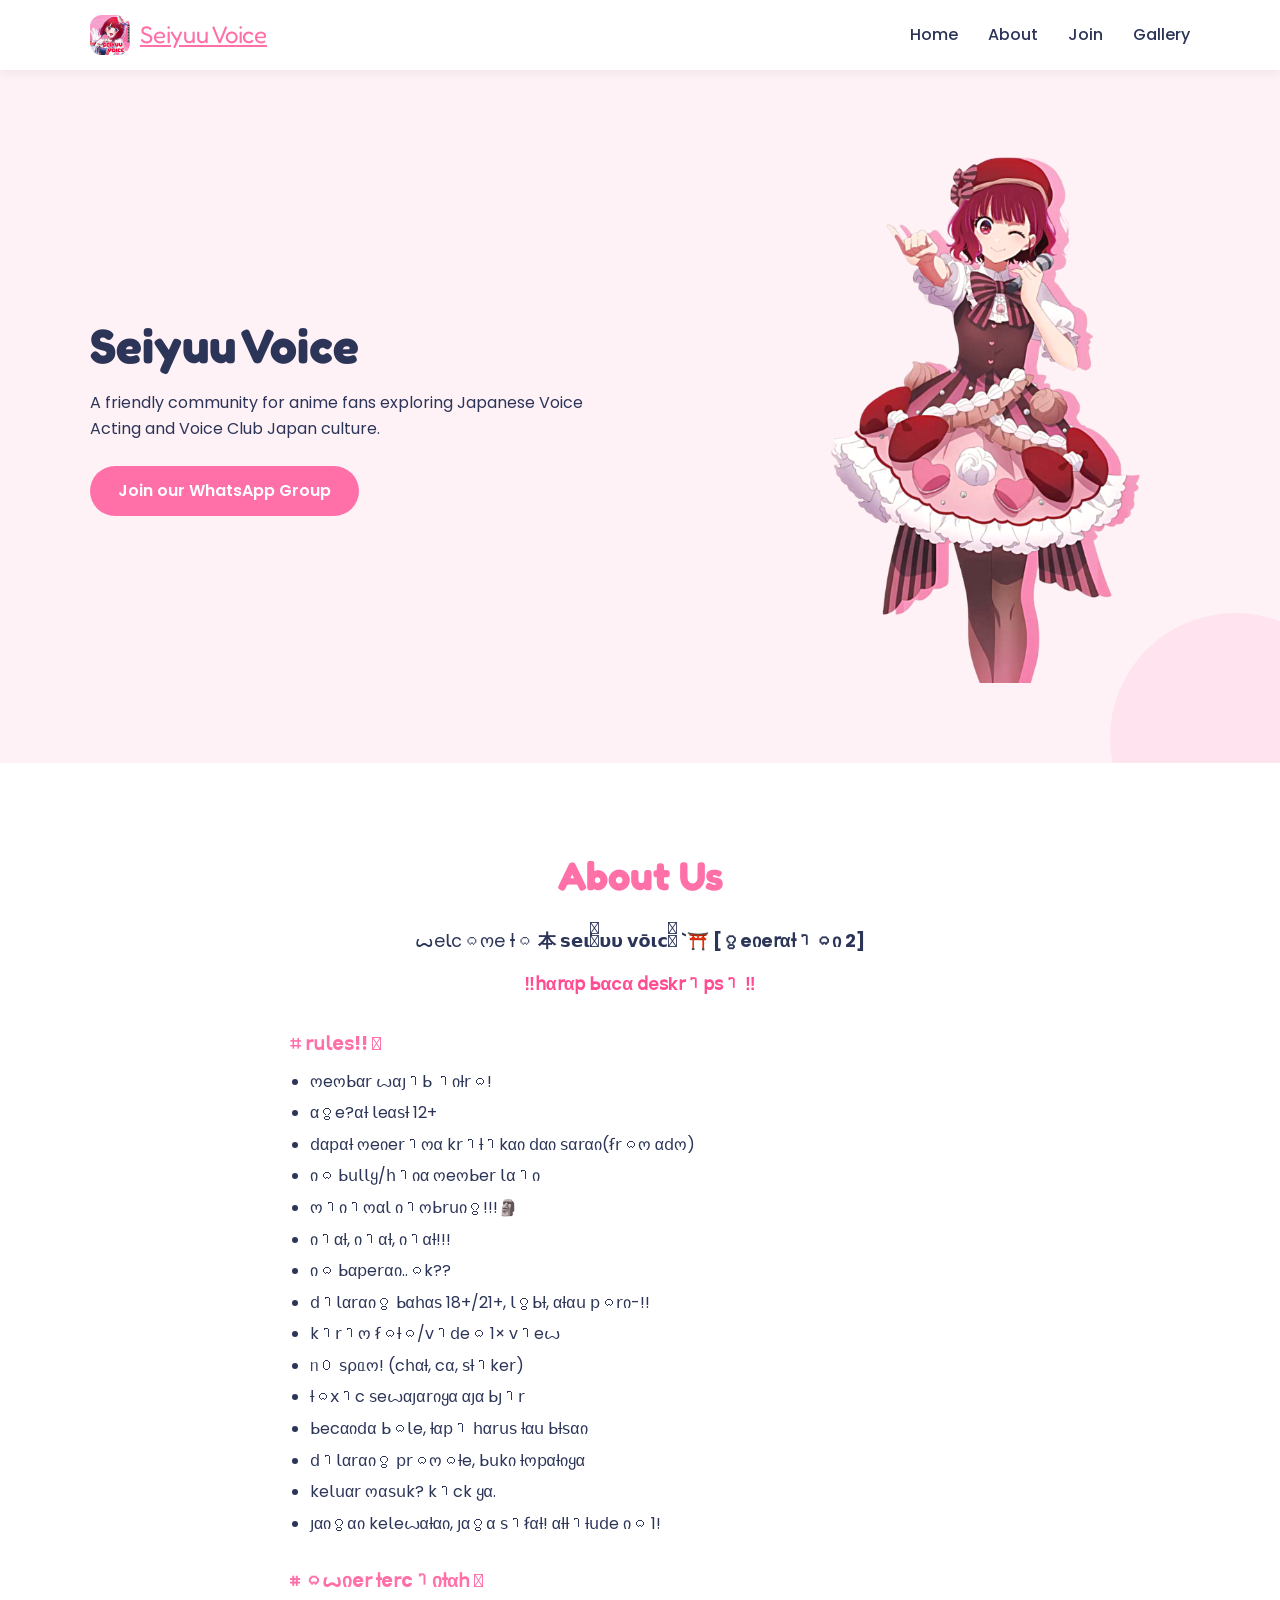
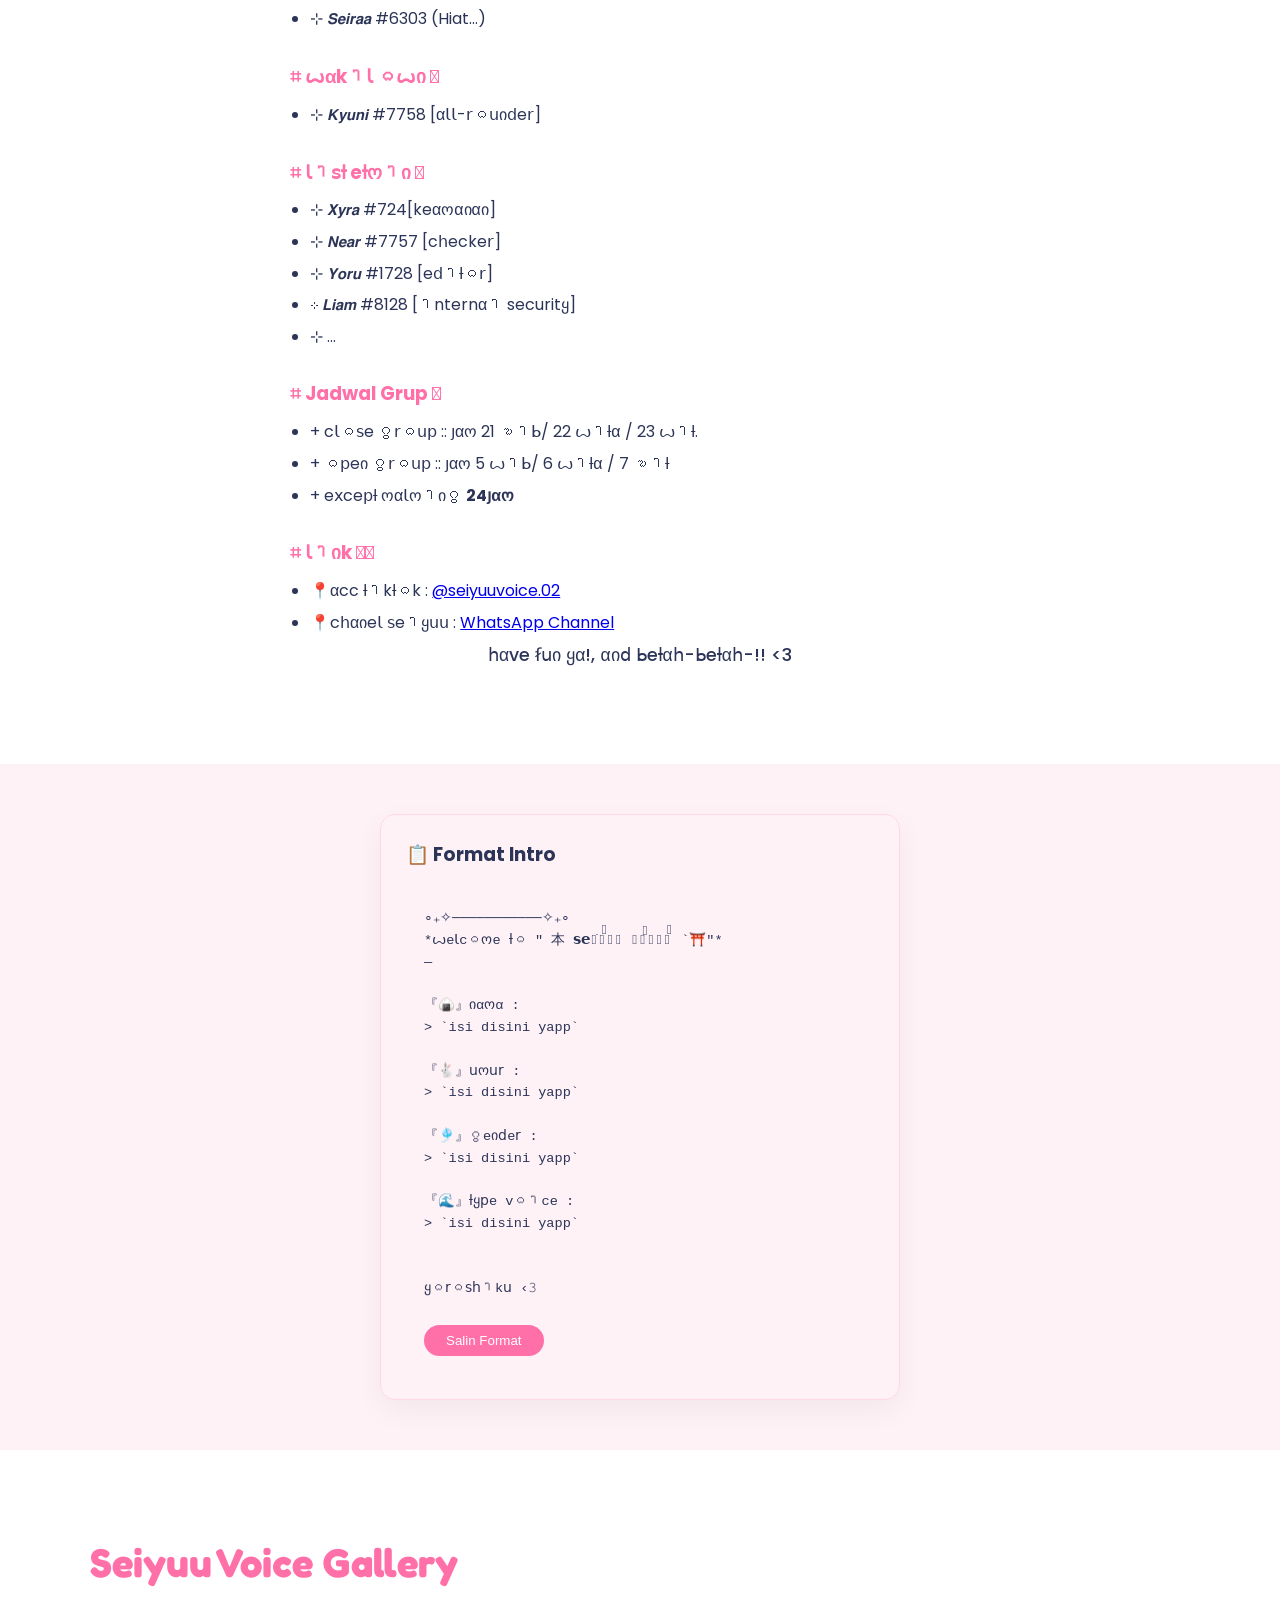
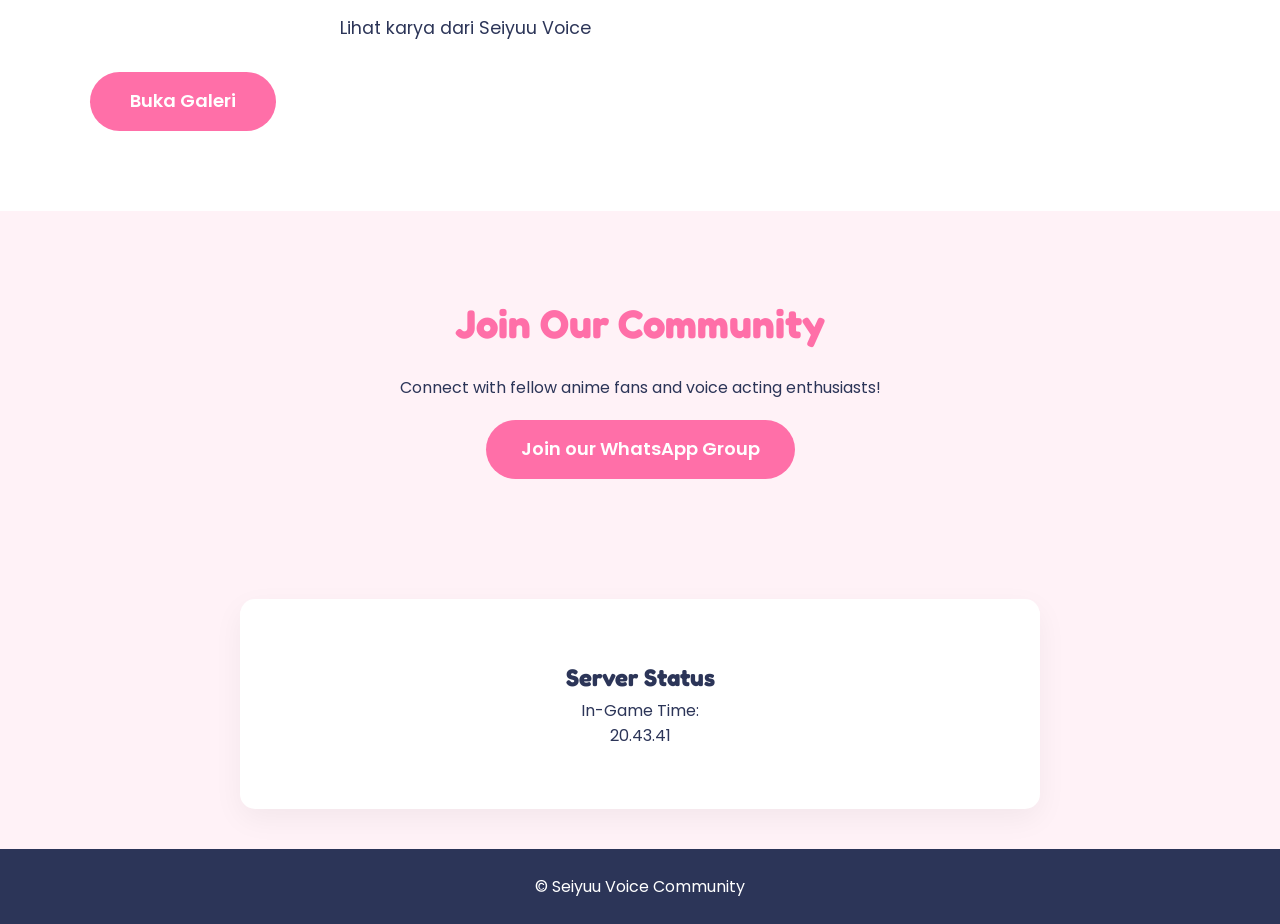
<file: addition.html>
<!DOCTYPE html>
<html lang="en">

<head>
    <meta charset="UTF-8">
    <meta name="viewport" content="width=device-width, initial-scale=1.0">
    <meta name="description"
        content="Seiyuu Voice - A friendly WhatsApp community for anime fans exploring Japanese Voice Acting and Voice Club Japan culture.">

    <title>Seiyuu Voice | Japanese Voice Acting Community</title>

    <!-- <link rel="stylesheet" href="css/style.css"> -->

    <link rel="preconnect" href="https://fonts.googleapis.com">
    <link rel="preconnect" href="https://fonts.gstatic.com" crossorigin>
    <link
        href="https://fonts.googleapis.com/css2?family=Fredoka:wght@400;600&family=Poppins:wght@300;400;500&display=swap"
        rel="stylesheet">

    <meta property="og:title" content="Seiyuu Voice Community">
    <meta property="og:description" content="A friendly WhatsApp community for anime voice acting fans.">
    <meta property="og:image" content="assets/images/logo.png">
    <meta property="og:type" content="website">

    <link rel="icon" href="assets/icons/favicon.png">

    <style>
        #year {
            font-weight: bold;
        }

        :root {
            --pink-main: #ff6fa8;
            --pink-hover: #ff4c92;
            <COMMENTFIX>--pink-soft: #ffd6e7;
            --pink-bg: #fff2f7;
            --navy: #2c3558;
            --white: #fff;
            --transition-speed: .3s;
            <COMMENTFIX>--glass: rgba(255, 255, 255, 0.7);
            --glass-border: rgba(255, 111, 168, 0.2);
            --shadow-soft: 0 10px 30px rgba(0, 0, 0, 0.05);
            --radius: 15px;
            --accent: #ff6fa8;
            <COMMENTFIX>--accent-soft: #fff2f7;
            --transition: all .3s ease
        }

        * {
            margin: 0;
            padding: 0;
            box-sizing: border-box
        }

        html {
            scroll-behavior: smooth
        }

        body {
            font-family: 'Poppins', sans-serif;
            background: var(--pink-bg);
            color: var(--navy);
            line-height: 1.6;
            overflow-x: hidden;
            <COMMENTFIX>
        }

        .container {
            width: 90%;
            max-width: 1100px;
            margin: 0 auto
        }

        h1,
        h2 {
            font-family: 'Fredoka', sans-serif
        }

        a:focus-visible,
        button:focus-visible {
            outline: 3px dashed var(--pink-main);
            outline-offset: 4px
        }

        .navbar {
            background: var(--white);
            box-shadow: 0 4px 10px rgba(0, 0, 0, 0.05);
            position: sticky;
            top: 0;
            z-index: 100;
            backdrop-filter: blur(10px)
        }

        nav a {
            position: relative
        }

        nav a::after {
            content: "";
            position: absolute;
            left: 0;
            bottom: -4px;
            width: 0;
            height: 2px;
            background: var(--pink-main);
            transition: width .25s ease
        }

        nav a:hover::after {
            width: 100%
        }

        .nav-container {
            display: flex;
            align-items: center;
            justify-content: space-between;
            padding: 15px 0;
            <COMMENTFIX>
        }

        .logo {
            display: flex;
            align-items: center;
            gap: 10px;
            font-family: 'Fredoka', sans-serif;
            font-size: 24px;
            <COMMENTFIX>font-weight: 600;
            color: var(--pink-main)
        }

        .logo img {
            height: 40px;
            width: auto;
            border-radius: 12px
        }

        nav ul {
            display: flex;
            list-style: none;
            gap: 30px
        }

        nav a {
            text-decoration: none;
            color: var(--navy);
            font-weight: 500;
            transition: color var(--transition-speed) ease
        }

        nav a:hover {
            color: var(--pink-main)
        }

        .cta-button:active,
        .cta-big:active {
            transform: scale(0.97)
        }

        .cta-button,
        .cta-big {
            display: inline-block;
            background: var(--pink-main);
            color: var(--white);
            text-decoration: none;
            border-radius: 40px;
            font-weight: 600;
            transition: background var(--transition-speed) ease, transform .2s ease
        }

        .cta-button {
            padding: 12px 28px
        }

        .cta-big {
            margin-top: 20px;
            padding: 15px 35px;
            font-size: 18px
        }

        .cta-button:hover,
        .cta-big:hover {
            background: var(--pink-hover);
            transform: translateY(-2px)
        }

        .hero {
            padding: 80px 0;
            position: relative;
            overflow: hidden
        }

        .hero::before {
            content: "";
            position: absolute;
            width: 350px;
            height: 350px;
            background: var(--pink-soft);
            border-radius: 50%;
            top: -120px;
            left: -120px;
            z-index: -1
        }

        .hero::after {
            content: "";
            position: absolute;
            width: 250px;
            height: 250px;
            background: #ffe3ef;
            border-radius: 50%;
            bottom: -100px;
            right: -80px;
            z-index: -1
        }

        .hero-container {
            display: flex;
            align-items: center;
            justify-content: space-between;
            gap: 40px;
            flex-wrap: wrap
        }

        .hero-text {
            flex: 1;
            min-width: 300px;
            <COMMENTFIX>max-width: 520px
        }

        .hero-text h1 {
            font-size: 3rem;
            <COMMENTFIX>color: var(--pink-main);
            line-height: 1.2
        }

        .tagline {
            margin: 15px 0 25px 0;
            <COMMENTFIX>font-size: 1.125rem
        }

        .hero-image {
            flex: 1;
            display: flex;
            justify-content: flex-end;
            <COMMENTFIX>animation: float 6s ease-in-out infinite
        }

        @keyframes float {
            0% {
                transform: translateY(0)
            }

            50% {
                transform: translateY(-10px)
            }

            100% {
                transform: translateY(0)
            }
        }

        .hero-image img {
            max-width: 400px;
            width: 100%;
            height: auto;
            transition: transform .4s ease;
            border-radius: 12px
        }

        .hero-image img:hover {
            transform: scale(1.05) rotate(-1deg)
        }

        .about {
            padding: 80px 0;
            background: var(--white);
            text-align: center
        }

        .about h2,
        .cta-section h2 {
            color: var(--pink-main);
            margin-bottom: 20px;
            font-size: 2.5rem
        }

        .about p {
            max-width: 750px;
            margin: 0 auto 15px auto;
            font-size: 1.1rem
        }

        .cta-section {
            padding: 80px 0;
            text-align: center
        }

        .about-content {
            max-width: 700px;
            margin: auto;
            text-align: left
        }

        .about-content h3 {
            margin-top: 30px;
            margin-bottom: 10px;
            color: var(--pink-main)
        }

        .about-content ul {
            padding-left: 20px
        }

        .about-content ol {
            padding-left: 20px
        }

        .about-content li {
            margin-bottom: 6px
        }

        .welcome-text {
            text-align: center;
            font-size: 1.2rem;
            margin-bottom: 15px
        }

        .warning {
            text-align: center;
            color: var(--pink-hover);
            font-weight: 600;
            margin-bottom: 20px
        }

        .footer-text {
            margin-top: 20px;
            text-align: center;
            font-weight: 500
        }

        .gallery-section {
            padding: 80px 0;
            background: var(--white);
            <COMMENTFIX>text-align: center
        }

        .gallery-section h2 {
            color: var(--pink-main);
            margin-bottom: 20px;
            font-size: 2.5rem
        }

        .gallery-section p {
            max-width: 600px;
            margin: 0 auto 30px auto;
            font-size: 1.1rem;
            color: var(--navy)
        }

        .gallery-big {
            display: inline-block;
            background: var(--pink-main);
            color: var(--white);
            text-decoration: none;
            padding: 15px 40px;
            font-size: 18px;
            font-weight: 600;
            border-radius: 40px;
            transition: var(--transition);
            <COMMENTFIX>box-shadow: 0 4px 15px rgba(255, 111, 168, 0.3)
        }

        .gallery-big:hover {
            background: var(--pink-hover);
            transform: translateY(-3px);
            box-shadow: 0 6px 20px rgba(255, 111, 168, 0.4)
        }

        .gallery-big:active {
            transform: scale(0.97)
        }

        @media(max-width:768px) {
            .gallery-section h2 {
                font-size: 2.2rem
            }

            .gallery-big {
                width: 100%;
                max-width: 280px;
                padding: 12px 20px
            }
        }

        footer {
            background: var(--navy);
            color: var(--white);
            text-align: center;
            padding: 25px 20px;
            margin-top: 40px
        }

        .menu-toggle {
            display: none;
            flex-direction: column;
            cursor: pointer;
            background: transparent;
            border: 0;
            padding: 5px
        }

        .menu-toggle span {
            height: 3px;
            width: 25px;
            background: var(--navy);
            margin: 4px 0;
            border-radius: 3px;
            transition: all var(--transition-speed) ease
        }

        @media(max-width:768px) {
            <COMMENTFIX>nav {
                position: absolute;
                top: 70px;
                right: 20px;
                background: var(--white);
                box-shadow: 0 5px 20px rgba(0, 0, 0, 0.1);
                padding: 20px;
                border-radius: 10px;
                width: 200px;
                <COMMENTFIX>opacity: 0;
                visibility: hidden;
                transform: translateY(-10px);
                transition: all var(--transition-speed) ease
            }

            nav.active {
                opacity: 1;
                visibility: visible;
                transform: translateY(0)
            }

            nav ul {
                flex-direction: column;
                gap: 15px;
                text-align: center
            }

            .menu-toggle {
                display: flex
            }

            .hero-container {
                flex-direction: column;
                text-align: center
            }

            .hero-text h1 {
                font-size: 2.5rem
            }

            .hero-image {
                justify-content: center;
                margin-top: 20px
            }

            .hero-image img {
                max-width: 260px;
                border-radius: 12px
            }
        }

        .intro-box {
            margin: 50px auto;
            max-width: 520px;
            padding: 25px;
            background: var(--glass);
            border-radius: var(--radius);
            border: 1px solid var(--glass-border);
            box-shadow: var(--shadow-soft)
        }

        .copy-container {
            background: var(--accent-soft);
            padding: 18px;
            border-radius: 12px;
            margin-top: 20px
        }

        #introText {
            white-space: pre;
            overflow-x: auto;
            font-size: .85rem;
            margin-bottom: 15px;
            padding-bottom: 10px;
            <COMMENTFIX>scrollbar-width: thin;
            <COMMENTFIX>scrollbar-color: var(--accent) transparent
        }

        #introText::-webkit-scrollbar {
            height: 4px
        }

        #introText::-webkit-scrollbar-thumb {
            background: var(--accent);
            border-radius: 10px
        }

        .btn-copy {
            background: var(--accent);
            color: white;
            border: 0;
            padding: 8px 22px;
            border-radius: 25px;
            cursor: pointer;
            transition: var(--transition)
        }

        .btn-copy:hover {
            transform: translateY(-2px)
        }

        .status-box {
            padding: 60px 20px;
            text-align: center;
            background: var(--white);
            border-radius: var(--radius);
            box-shadow: var(--shadow-soft);
            margin: 40px auto;
            max-width: 800px
        }
    </style>

</head>

<body>

    <header class="navbar">
        <div class="container nav-container">
            <a href="#home" class="logo">
                <img src="assets/images/logo.png" alt="Seiyuu Voice Logo">
                <span>Seiyuu Voice</span>
            </a>

            <nav id="nav-menu" aria-label="Main Navigation">
                <ul>
                    <li><a href="#home">Home</a></li>
                    <li><a href="#about">About</a></li>
                    <li><a href="#join">Join</a></li>
                    <li><a href="#gallery">Gallery</a></li>
                </ul>
            </nav>

            <button class="menu-toggle" id="menu-toggle" aria-label="Toggle navigation menu" aria-expanded="false">
                <span></span>
                <span></span>
                <span></span>
            </button>
        </div>
    </header>

    <main>
        <section class="hero" id="home">
            <div class="container hero-container">
                <div class="hero-text">
                    <h1>Seiyuu Voice</h1>
                    <p class="tagline">
                        A friendly community for anime fans exploring Japanese Voice Acting and Voice Club Japan
                        culture.
                    </p>
                    <a href="https://chat.whatsapp.com/L0AVT6RCDSt1fvbVVtorko?mode=hq2tcla" class="cta-button"
                        aria-label="Join Seiyuu Voice WhatsApp Group" target="_blank" rel="noopener noreferrer">
                        Join our WhatsApp Group
                    </a>
                </div>

                <div class="hero-image">
                    <img src="assets/images/hero-character.png" alt="Mascot anime character of Seiyuu Voice"
                        loading="lazy">
                </div>
            </div>
        </section>

        <section class="about" id="about">
            <div class="container">
                <h2>About Us</h2>
                <!-- <p>
                    Seiyuu Voice is a WhatsApp-based community dedicated to fans and learners of Japanese Voice Acting.
                    Our group focuses on VA (Voice Acting) practice, VCJ (Voice Club Japan), and sharing knowledge about
                    the world of anime voice performance.
                </p>
                <p>
                    Whether you're an anime fan, aspiring voice actor, or just curious about how Japanese voice acting
                    works, Seiyuu Voice provides a welcoming place to learn, collaborate, and have fun together.
                </p> -->
                <!-- <div class="about-content">
                    <p class="welcome-text">Welcome to <strong>本 Seiyuu Voice ⛩️ [Generation 2]</strong></p>

                    <p class="warning">‼️ Harap baca deskripsi ‼️</p>

                    <h3>⌗ Rules!! 𖦹</h3>
                    <ul>
                        <li>Member wajib intro!</li>
                        <li>Age? At least 12+</li>
                        <li>Dapat menerima kritikan dan saran (from adm)</li>
                        <li>No bully/hina member lain</li>
                        <li>Minimal nimbrung!!! 🗿</li>
                        <li>Niat, niat, niat!!!</li>
                        <li>No baperan.. ok??</li>
                        <li>Dilarang bahas 18+/21+, lgbt, atau porn-!!</li>
                        <li>Kirim foto/video 1× view</li>
                        <li>No spam! (chat, ca, stiker)</li>
                        <li>Toxic sewajarnya aja bjir</li>
                        <li>Becanda bole, tapi harus tau batasan</li>
                        <li>Dilarang promote, bukan tempatnya</li>
                        <li>Keluar masuk? Kick ya.</li>
                        <li>Jangan kelewatan, jaga sifat! Attitude no 1!</li>
                    </ul>

                    <h3>⌗ Owner Tercinta 𖦹</h3>
                    <ul>
                        <li>Seiraa #6303 (Hiat...)</li>
                    </ul>

                    <h3>⌗ Wakil Own 𖦹</h3>
                    <ul>
                        <li>Kyuni #7758 [all-rounder]</li>
                    </ul>

                    <h3>⌗ List Admin 𖦹</h3>
                    <ul>
                        <li>Xyra #724 [keamanan]</li>
                        <li>Near #7757 [checker]</li>
                        <li>Yoru #1728 [editor]</li>
                    </ul>

                    <h3>⌗ Jadwal Grup 𖦹</h3>
                    <ul>
                        <li>Close group :: jam 21 WIB / 22 WITA / 23 WIT</li>
                        <li>Open group :: jam 05 WIB / 06 WITA / 07 WIT</li>
                        <li>Except malming <strong>24 jam</strong></li>
                    </ul>

                    <h3>⌗ Link 𖦹🖇</h3>
                    <ul>
                        <li>📍 Acc TikTok: <a href="https://www.tiktok.com/@seiyuuvoice.02?_r=1&_t=ZS-94W6tT8A9Ez"
                                target="_blank" rel="noopener noreferrer">@seiyuuvoice.02</a></li>
                        <li>📍 Channel Seiyuu: <a href="https://whatsapp.com/channel/0029VbD3nvLKQuJQxBheS732"
                                target="_blank" rel="noopener noreferrer">WhatsApp Channel</a></li>
                    </ul>

                    <p class="footer-text">Have fun ya!, and betah-betah-!! &lt;3</p>
                </div> -->
                <div class="about-content">
                    <p class="welcome-text">ꙍeꙆcᨵოe ƚᨵ <strong>本 𝘀𝗲ׄ𝝸𝘆ׄ𝞄𝞄 𝘃𝗼ֿ𝝸𝗰𝗲ׄ `⛩️ [ᦨeიe𝗋αƚꪱᨵი
                            2]</strong></p>

                    <p class="warning">‼️𝗁α𝗋α𝗉 ᖯαcα 𝖽eꜱk𝗋ꪱ𝗉ꜱꪱ ‼️</p>

                    <h3>⌗ 𝗋𝗎Ꙇeꜱ!! 𖦹</h3>
                    <ul>
                        <li>ოeოᖯα𝗋 ꙍαȷꪱᖯ ꪱიƚ𝗋ᨵ!</li>
                        <li>αᦨe?αƚ Ꙇeαꜱƚ 12+</li>
                        <li>𝖽α𝗉αƚ ოeიe𝗋ꪱოα k𝗋ꪱƚꪱkαი 𝖽αი ꜱα𝗋αი(ẜ𝗋ᨵო α𝖽ო)</li>
                        <li>იᨵ ᖯ𝗎ꙆꙆყ/𝗁ꪱიα ოeოᖯe𝗋 Ꙇαꪱი</li>
                        <li>ოꪱიꪱოαꙆ იꪱოᖯ𝗋𝗎იᦨ!!!🗿</li>
                        <li>იꪱαƚ, იꪱαƚ, იꪱαƚ!!!</li>
                        <li>იᨵ ᖯα𝗉e𝗋αი..ᨵk??</li>
                        <li>𝖽ꪱꙆα𝗋αიᦨ ᖯα𝗁αꜱ 18+/21+, Ꙇᦨᖯƚ, αƚα𝗎 𝗉ᨵ𝗋ი-!!</li>
                        <li>kꪱ𝗋ꪱო ẜᨵƚᨵ/vꪱ𝖽eᨵ 1× vꪱeꙍ</li>
                        <li>ᥒ᥆ ꜱ⍴ᥲო! (c𝗁αƚ, cα, ꜱƚꪱke𝗋)</li>
                        <li>ƚᨵⅹꪱc ꜱeꙍαȷα𝗋იყα αȷα ᖯȷꪱ𝗋</li>
                        <li>ᖯecαი𝖽α ᖯᨵꙆe, ƚα𝗉ꪱ 𝗁α𝗋𝗎ꜱ ƚα𝗎 ᖯƚꜱαი</li>
                        <li>𝖽ꪱꙆα𝗋αიᦨ 𝗉𝗋ᨵოᨵƚe, ᖯ𝗎kი ƚო𝗉αƚიყα</li>
                        <li>keꙆ𝗎α𝗋 ოαꜱ𝗎k? kꪱck ყα.</li>
                        <li>ȷαიᦨαი keꙆeꙍαƚαი, ȷαᦨα ꜱꪱẜαƚ! αƚƚꪱƚ𝗎𝖽e იᨵ 1!</li>
                    </ul>

                    <h3>⌗ ᨵꙍიe𝗋 ƚe𝗋cꪱიƚα𝗁 𖦹</h3>
                    <ul>
                        <li>⊹ 𝙎𝙚𝙞𝙧𝙖𝙖 #6303 (Hiat...) </li>
                    </ul>

                    <h3>⌗ ꙍαkꪱꙆ ᨵꙍი 𖦹</h3>
                    <ul>
                        <li>⊹ 𝙆𝙮𝙪𝙣𝙞 #7758 [αꙆꙆ-𝗋ᨵ𝗎ი𝖽e𝗋]</li>
                    </ul>

                    <h3>⌗ Ꙇꪱꜱƚ eƚოꪱი 𖦹</h3>
                    <ul>
                        <li>⊹ 𝙓𝙮𝙧𝙖 #724[keαოαიαი]</li>
                        <li>⊹ 𝙉𝙚𝙖𝙧 #7757 [c𝗁ecke𝗋]</li>
                        <li>⊹ 𝙔𝙤𝙧𝙪 #1728 [e𝖽ꪱƚᨵ𝗋]</li>
                        <li>⊹ 𝙇𝙞𝙖𝙢 #8128 [ꪱnternαꪱ securitყ]</li>
                        <li>⊹ ... </li>
                    </ul>

                    <h3>⌗ Jadwal Grup 𖦹</h3>
                    <ul>
                        <li>+ cꙆᨵꜱe ᦨ𝗋ᨵ𝗎𝗉 :: ȷαო 21 ᨰꪱᖯ/ 22 ꙍꪱƚα / 23 ꙍꪱƚ. </li>
                        <li>+ ᨵ𝗉eი ᦨ𝗋ᨵ𝗎𝗉 :: ȷαო 5 ꙍꪱᖯ/ 6 ꙍꪱƚα / 7 ᨰꪱƚ</li>
                        <li>+ eⅹce𝗉ƚ ოαꙆოꪱიᦨ <strong>24ȷαო</strong></li>
                    </ul>

                    <h3>⌗ Ꙇꪱიk 𖦹🖇</h3>
                    <ul>
                        <li>📍αcc ƚꪱkƚᨵk : <a href="https://www.tiktok.com/@seiyuuvoice.02?_r=1&_t=ZS-94W6tT8A9Ez"
                                target="_blank" rel="noopener noreferrer">@seiyuuvoice.02</a></li>
                        <li>📍c𝗁αიeꙆ ꜱeꪱყ𝗎𝗎 : <a href="https://whatsapp.com/channel/0029VbD3nvLKQuJQxBheS732"
                                target="_blank" rel="noopener noreferrer">WhatsApp Channel</a></li>
                    </ul>

                    <p class="footer-text">𝗁αve ẜ𝗎ი ყα!, αი𝖽 ᖯeƚα𝗁-ᖯeƚα𝗁-!! &lt;3</p>
                </div>
            </div>
        </section>

        <section class="text" id="document">
            <div class="grid">
            </div>

            <div class="intro-box">
                <h3>📋 Format Intro</h3>
                <div class="copy-container">
                    <pre id="introText">
∘₊✧───────────✧₊∘
*ꙍeꙆcᨵოe ƚᨵ " 本 𝘀𝗲ׄ𝝸𝘆ׄ𝞄𝞄 𝘃𝗼ֿ𝝸𝗰𝗲ׄ `⛩️"*
—

『🍙』იαოα :
> `isi disini yapp`

『🐇』𝗎ო𝗎𝗋 :
> `isi disini yapp`

『🎐』ᦨeი𝖽e𝗋 :
> `isi disini yapp`

『🌊』ƚყ𝗉e vᨵꪱce :
> `isi disini yapp`


ყᨵ𝗋ᨵꜱ𝗁ꪱk𝗎 ‹𝟹 </pre>
                    <button onclick="copyIntro()" class="btn-copy">Salin Format</button>
                </div>
                <p id="copyStatus" style="display:none; color: var(--accent); font-size: 0.8rem; margin-top: 5px;">
                    Berhasil
                    disalin! ✨</p>
            </div>
        </section>

        <section class="gallery-section" id="gallery">
            <div class="container">
                <h2>Seiyuu Voice Gallery</h2>
                <p>Lihat karya dari Seiyuu Voice</p>
                <a href="gallery.html" class="gallery-big">Buka Galeri</a>
            </div>
        </section>

        <section class="cta-section" id="join">
            <div class="container">
                <h2>Join Our Community</h2>
                <p>
                    Connect with fellow anime fans and voice acting enthusiasts!
                </p>
                <a href="https://chat.whatsapp.com/L0AVT6RCDSt1fvbVVtorko?mode=hq2tcla" class="cta-big" target="_blank"
                    rel="noopener noreferrer">
                    Join our WhatsApp Group
                </a>
            </div>
        </section>

        <!-- ================= STATUS ================= -->
        <section class="status-box reveal" id="status">
            <h2>Server Status</h2>
            <p>In-Game Time:</p>
            <time id="clock">Loading...</time>
        </section>
    </main>

    <footer>
        <div class="container">
            <p>© <span id="year"></span> Seiyuu Voice Community</p>
        </div>
    </footer>

    <!-- <script src="js/script.js"></script> -->

    <script>
        document.addEventListener("DOMContentLoaded", () => { const toggle = document.getElementById("menu-toggle"); const nav = document.getElementById("nav-menu"); const navLinks = nav ? nav.querySelectorAll("a") : []; if (toggle && nav) { toggle.addEventListener("click", e => { e.stopPropagation(); nav.classList.toggle("active"); const isActive = nav.classList.contains("active"); toggle.setAttribute("aria-expanded", isActive) }); navLinks.forEach(link => { link.addEventListener("click", () => { nav.classList.remove("active"); toggle.setAttribute("aria-expanded", "false") }) }); document.addEventListener("click", e => { const isClickInsideMenu = nav.contains(e.target); const isClickOnToggle = toggle.contains(e.target); if (!isClickInsideMenu && !isClickOnToggle && nav.classList.contains("active")) { nav.classList.remove("active"); toggle.setAttribute("aria-expanded", "false") } }) } initClock() }); function copyIntro() { const intro = document.getElementById("introText"); const status = document.getElementById("copyStatus"); if (!intro) return; navigator.clipboard.writeText(intro.innerText).then(() => { if (!status) return; status.style.display = "block"; status.textContent = "Berhasil disalin! ✨"; setTimeout(() => { status.style.display = "none" }, 2e3) })["catch"](() => { if (!status) return; status.style.display = "block"; status.textContent = "Gagal menyalin ❌" }) } function initClock() { const clock = document.getElementById("clock"); if (!clock) return; const updateClock = () => { clock.textContent = (new Date).toLocaleTimeString("id-ID", { hour: "2-digit", minute: "2-digit", second: "2-digit" }) }; updateClock(); setInterval(updateClock, 1e3) }    </script>

</body>

</html>
</file>
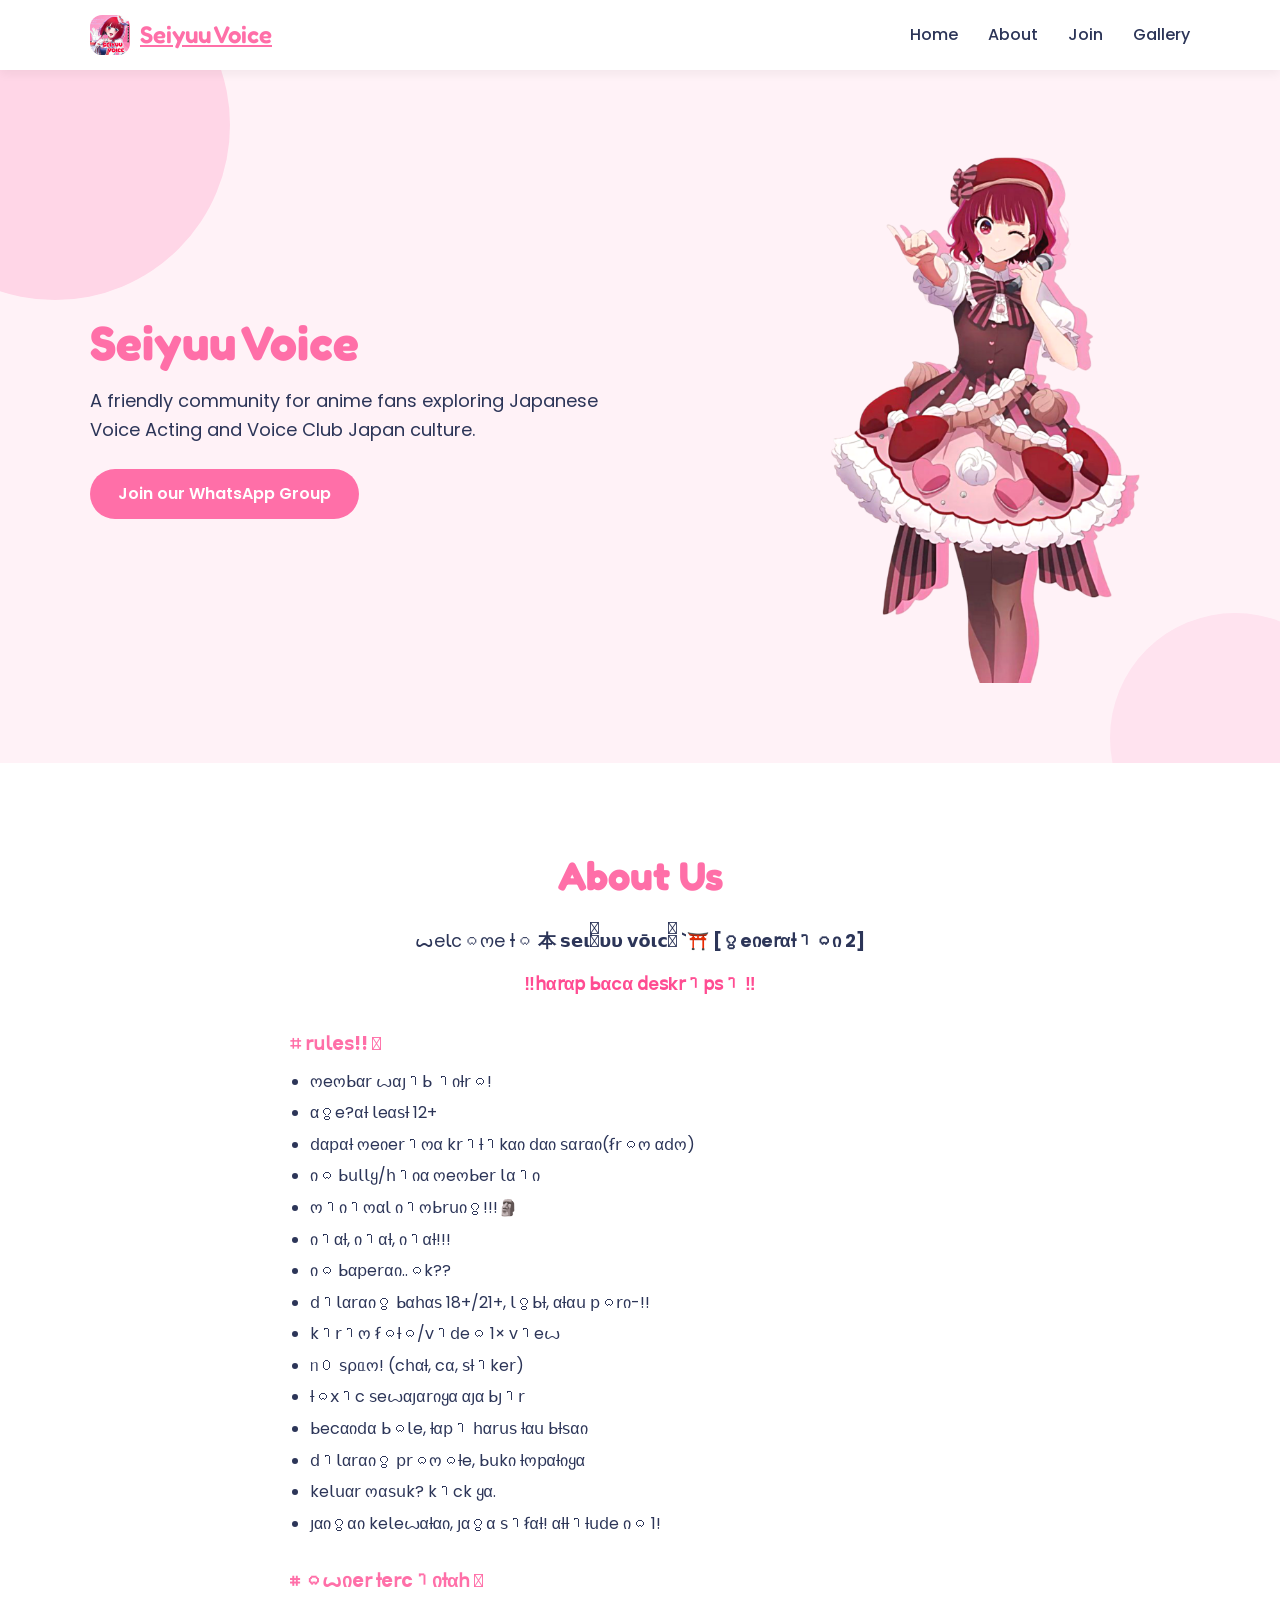
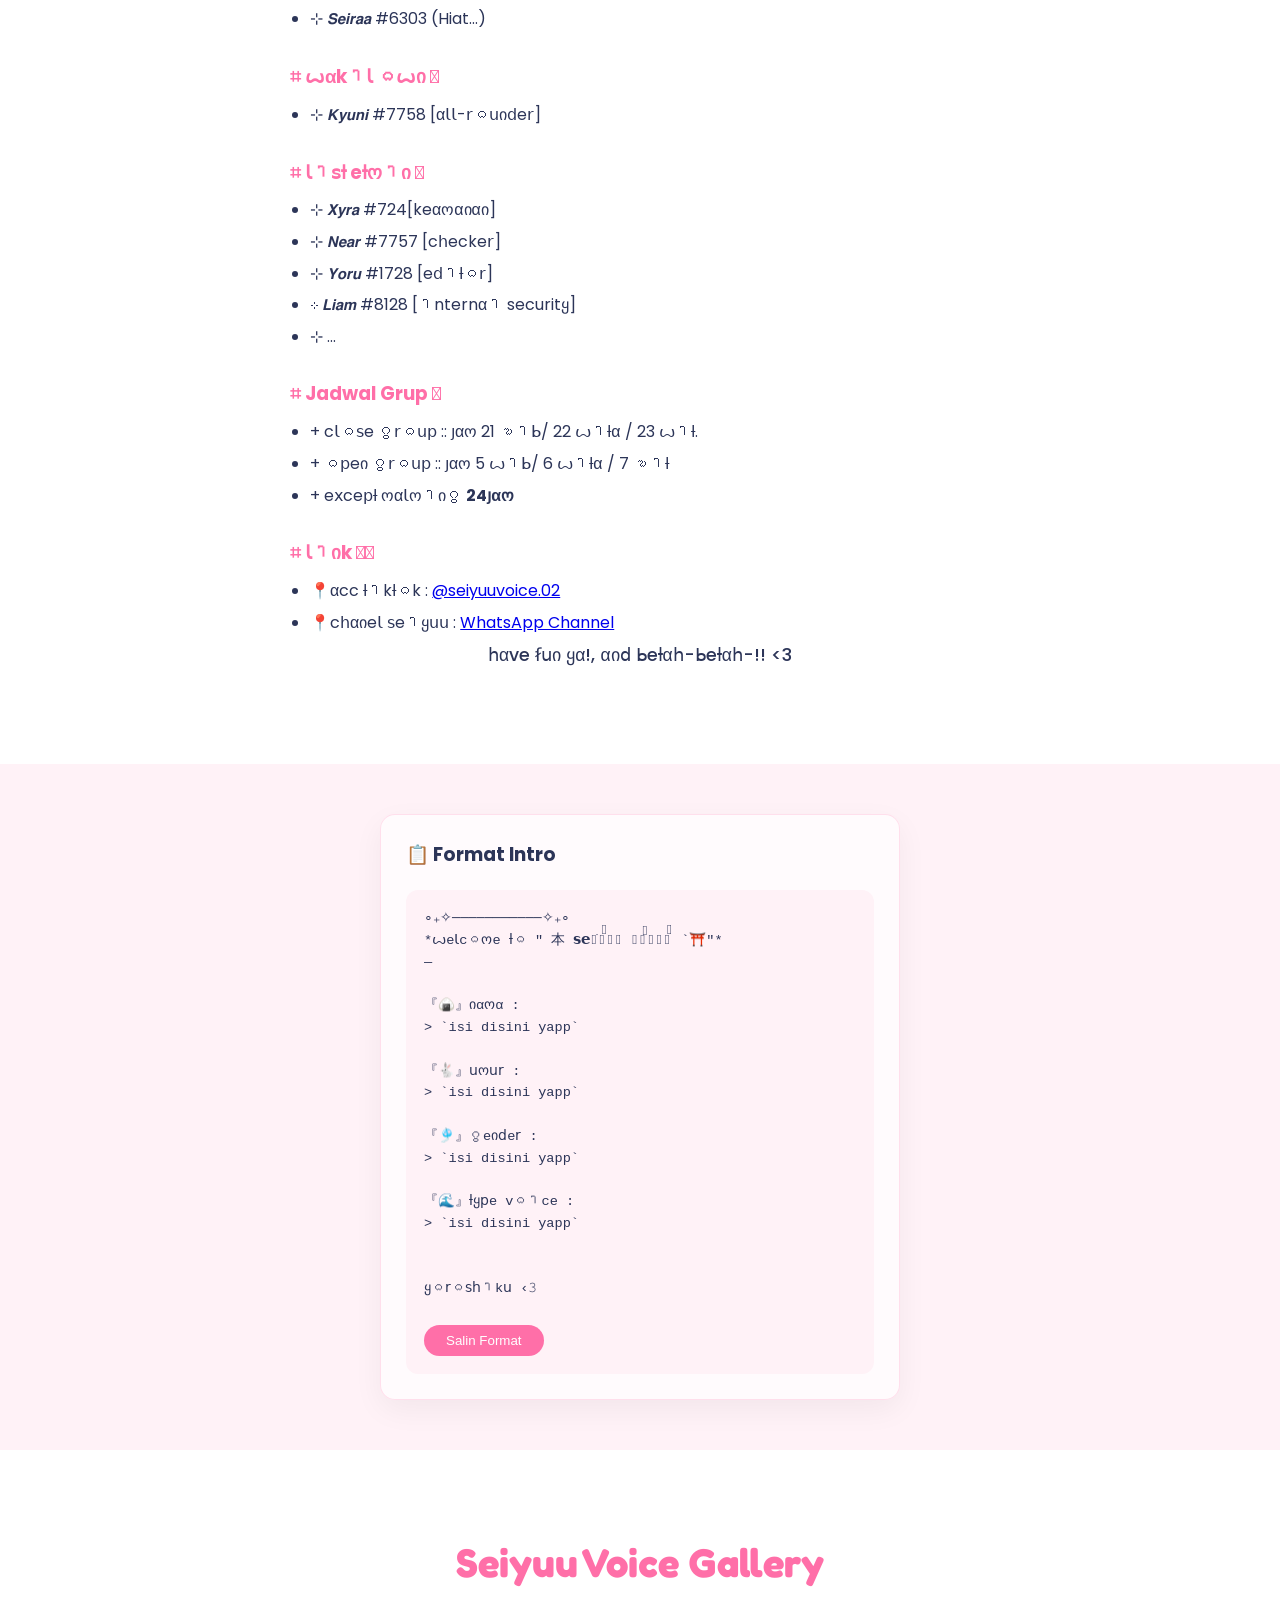
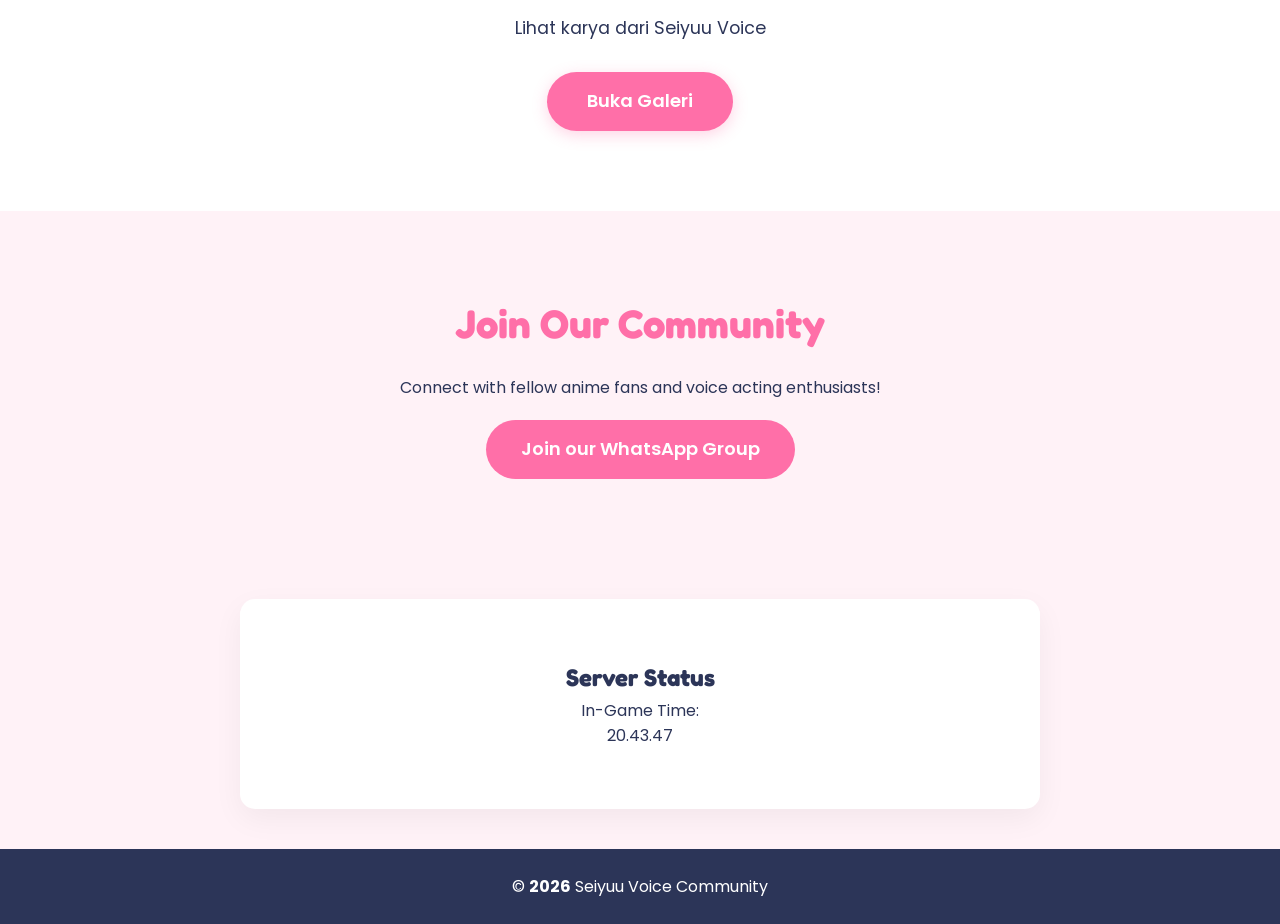
<file: other.html>
<!DOCTYPE html>
<html lang="en">

<head>
    <meta charset="UTF-8">
    <meta name="viewport" content="width=device-width, initial-scale=1.0">
    <meta name="description"
        content="Seiyuu Voice - A friendly WhatsApp community for anime fans exploring Japanese Voice Acting and Voice Club Japan culture.">

    <title>Seiyuu Voice | Japanese Voice Acting Community</title>

    <link rel="stylesheet" href="css/style.css">

    <link rel="preconnect" href="https://fonts.googleapis.com">
    <link rel="preconnect" href="https://fonts.gstatic.com" crossorigin>
    <link
        href="https://fonts.googleapis.com/css2?family=Fredoka:wght@400;600&family=Poppins:wght@300;400;500&display=swap"
        rel="stylesheet">

    <meta property="og:title" content="Seiyuu Voice Community">
    <meta property="og:description" content="A friendly WhatsApp community for anime voice acting fans.">
    <meta property="og:image" content="assets/images/logo.png">
    <meta property="og:type" content="website">

    <link rel="icon" href="assets/icons/favicon.png">

    <style>
        #year {
            font-weight: bold;
        }

        /* =========================================
   1. VARIABLES & SETUP
   ========================================= */
        :root {
            --pink-main: #ff6fa8;
            --pink-hover: #ff4c92;
            /* Variabel baru untuk efek hover */
            --pink-soft: #ffd6e7;
            --pink-bg: #fff2f7;
            --navy: #2c3558;
            --white: #ffffff;
            --transition-speed: 0.3s;

            /* Variabel Tambahan yang Tadi Kurang */
            --glass: rgba(255, 255, 255, 0.7);
            --glass-border: rgba(255, 111, 168, 0.2);
            --shadow-soft: 0 10px 30px rgba(0, 0, 0, 0.05);
            --radius: 15px;
            --accent: #ff6fa8;
            /* Bisa disamakan dengan pink-main */
            --accent-soft: #fff2f7;
            --transition: all 0.3s ease;
        }

        /* Reset Dasar */
        * {
            margin: 0;
            padding: 0;
            box-sizing: border-box;
        }

        /* Smooth Scrolling untuk navigasi anchor link */
        html {
            scroll-behavior: smooth;
        }

        body {
            font-family: 'Poppins', sans-serif;
            background: var(--pink-bg);
            color: var(--navy);
            line-height: 1.6;
            overflow-x: hidden;
            /* Mencegah scroll horizontal yang tidak disengaja */
        }

        /* =========================================
   2. TYPOGRAPHY & LAYOUT
   ========================================= */
        .container {
            width: 90%;
            max-width: 1100px;
            margin: 0 auto;
        }

        h1,
        h2 {
            font-family: 'Fredoka', sans-serif;
        }

        /* Fokus Aksesibilitas (untuk pengguna Keyboard/Tab) */
        a:focus-visible,
        button:focus-visible {
            outline: 3px dashed var(--pink-main);
            outline-offset: 4px;
        }

        /* =========================================
   3. NAVIGATION BAR
   ========================================= */
        .navbar {
            background: var(--white);
            box-shadow: 0 4px 10px rgba(0, 0, 0, 0.05);
            position: sticky;
            top: 0;
            z-index: 100;
            backdrop-filter: blur(10px);
        }

        nav a {
            position: relative;
        }

        nav a::after {
            content: "";
            position: absolute;
            left: 0;
            bottom: -4px;
            width: 0%;
            height: 2px;
            background: var(--pink-main);
            transition: width .25s ease;
        }

        nav a:hover::after {
            width: 100%;
        }

        .nav-container {
            display: flex;
            align-items: center;
            justify-content: space-between;
            padding: 15px 0;
            /* Sedikit diperlebar agar bernapas */
        }

        .logo {
            display: flex;
            align-items: center;
            gap: 10px;
            font-family: 'Fredoka', sans-serif;
            font-size: 24px;
            /* Sedikit diperbesar */
            font-weight: 600;
            color: var(--pink-main);
        }

        .logo img {
            height: 40px;
            width: auto;
            border-radius: 12px;
        }

        nav ul {
            display: flex;
            list-style: none;
            gap: 30px;
        }

        nav a {
            text-decoration: none;
            color: var(--navy);
            font-weight: 500;
            transition: color var(--transition-speed) ease;
        }

        nav a:hover {
            color: var(--pink-main);
        }

        /* =========================================
   4. BUTTONS & CTA
   ========================================= */
        .cta-button:active,
        .cta-big:active {
            transform: scale(0.97);
        }

        .cta-button,
        .cta-big {
            display: inline-block;
            background: var(--pink-main);
            color: var(--white);
            text-decoration: none;
            border-radius: 40px;
            font-weight: 600;
            transition: background var(--transition-speed) ease, transform 0.2s ease;
        }

        .cta-button {
            padding: 12px 28px;
        }

        .cta-big {
            margin-top: 20px;
            padding: 15px 35px;
            font-size: 18px;
        }

        /* Efek angkat (lift) sedikit saat di-hover */
        .cta-button:hover,
        .cta-big:hover {
            background: var(--pink-hover);
            transform: translateY(-2px);
        }

        /* =========================================
   5. SECTIONS (Hero & About)
   ========================================= */
        .hero {
            padding: 80px 0;
            position: relative;
            overflow: hidden;
        }

        .hero::before {
            content: "";
            position: absolute;
            width: 350px;
            height: 350px;
            background: var(--pink-soft);
            border-radius: 50%;
            top: -120px;
            left: -120px;
            z-index: -1;
        }

        .hero::after {
            content: "";
            position: absolute;
            width: 250px;
            height: 250px;
            background: #ffe3ef;
            border-radius: 50%;
            bottom: -100px;
            right: -80px;
            z-index: -1;
        }

        .hero-container {
            display: flex;
            align-items: center;
            justify-content: space-between;
            gap: 40px;
            flex-wrap: wrap;
        }

        .hero-text {
            flex: 1;
            min-width: 300px;
            /* Memastikan teks tidak terlalu terjepit di layar menengah */
            max-width: 520px;
        }

        .hero-text h1 {
            font-size: 3rem;
            /* Menggunakan rem untuk skalabilitas yang lebih baik */
            color: var(--pink-main);
            line-height: 1.2;
        }

        .tagline {
            margin: 15px 0 25px 0;
            /* Jarak bawah diperbesar sedikit */
            font-size: 1.125rem;
        }

        .hero-image {
            flex: 1;
            display: flex;
            justify-content: flex-end;
            /* Memastikan gambar berada di kanan */
            animation: float 6s ease-in-out infinite;
        }

        @keyframes float {
            0% {
                transform: translateY(0px);
            }

            50% {
                transform: translateY(-10px);
            }

            100% {
                transform: translateY(0px);
            }
        }

        .hero-image img {
            max-width: 400px;
            width: 100%;
            height: auto;
            transition: transform .4s ease;
            border-radius: 12px;
        }

        .hero-image img:hover {
            transform: scale(1.05) rotate(-1deg);
        }

        .about {
            padding: 80px 0;
            background: var(--white);
            text-align: center;
        }

        .about h2,
        .cta-section h2 {
            color: var(--pink-main);
            margin-bottom: 20px;
            font-size: 2.5rem;
        }

        .about p {
            max-width: 750px;
            margin: 0 auto 15px auto;
            font-size: 1.1rem;
        }

        .cta-section {
            padding: 80px 0;
            text-align: center;
        }

        .about-content {
            max-width: 700px;
            margin: auto;
            text-align: left;
        }

        .about-content h3 {
            margin-top: 30px;
            margin-bottom: 10px;
            color: var(--pink-main);
        }

        .about-content ul {
            padding-left: 20px;
        }

        .about-content li {
            margin-bottom: 6px;
        }

        .welcome-text {
            text-align: center;
            font-size: 1.2rem;
            margin-bottom: 15px;
        }

        .warning {
            text-align: center;
            color: var(--pink-hover);
            font-weight: 600;
            margin-bottom: 20px;
        }

        .footer-text {
            margin-top: 20px;
            text-align: center;
            font-weight: 500;
        }

        /* =========================================
    X. GALLERY SECTION (Tambahkan di bawah section 5)
   ========================================= */
        .gallery-section {
            padding: 80px 0;
            background: var(--white);
            /* Memberi kontras dengan background body pink-bg */
            text-align: center;
        }

        .gallery-section h2 {
            color: var(--pink-main);
            margin-bottom: 20px;
            font-size: 2.5rem;
        }

        .gallery-section p {
            max-width: 600px;
            margin: 0 auto 30px auto;
            font-size: 1.1rem;
            color: var(--navy);
        }

        /* Styling Tombol Galeri (Mengikuti gaya .cta-big) */
        .gallery-big {
            display: inline-block;
            background: var(--pink-main);
            color: var(--white);
            text-decoration: none;
            padding: 15px 40px;
            font-size: 18px;
            font-weight: 600;
            border-radius: 40px;
            transition: var(--transition);
            /* Menggunakan variabel transition kamu */
            box-shadow: 0 4px 15px rgba(255, 111, 168, 0.3);
        }

        .gallery-big:hover {
            background: var(--pink-hover);
            transform: translateY(-3px);
            box-shadow: 0 6px 20px rgba(255, 111, 168, 0.4);
        }

        .gallery-big:active {
            transform: scale(0.97);
        }

        /* Penyesuaian Responsif */
        @media (max-width: 768px) {
            .gallery-section h2 {
                font-size: 2.2rem;
            }

            .gallery-big {
                width: 100%;
                max-width: 280px;
                padding: 12px 20px;
            }
        }

        /* =========================================
   6. FOOTER
   ========================================= */
        footer {
            background: var(--navy);
            color: var(--white);
            text-align: center;
            padding: 25px 20px;
            margin-top: 40px;
        }

        /* =========================================
   7. MOBILE MENU TOGGLE (Hamburger)
   ========================================= */
        .menu-toggle {
            display: none;
            flex-direction: column;
            cursor: pointer;
            background: transparent;
            border: none;
            padding: 5px;
        }

        .menu-toggle span {
            height: 3px;
            width: 25px;
            background: var(--navy);
            margin: 4px 0;
            border-radius: 3px;
            transition: all var(--transition-speed) ease;
        }

        /* =========================================
   8. RESPONSIVE DESIGN (Media Queries)
   ========================================= */
        @media (max-width: 768px) {

            /* Merubah transisi menu mobile agar lebih halus (tidak kaku seperti display:none) */
            nav {
                position: absolute;
                top: 70px;
                right: 20px;
                background: var(--white);
                box-shadow: 0 5px 20px rgba(0, 0, 0, 0.1);
                padding: 20px;
                border-radius: 10px;
                width: 200px;

                /* Setup untuk animasi fade & slide */
                opacity: 0;
                visibility: hidden;
                transform: translateY(-10px);
                transition: all var(--transition-speed) ease;
            }

            nav.active {
                opacity: 1;
                visibility: visible;
                transform: translateY(0);
            }

            nav ul {
                flex-direction: column;
                gap: 15px;
                text-align: center;
            }

            .menu-toggle {
                display: flex;
            }

            .hero-container {
                flex-direction: column;
                text-align: center;
            }

            .hero-text h1 {
                font-size: 2.5rem;
            }

            .hero-image {
                justify-content: center;
                margin-top: 20px;
            }

            .hero-image img {
                max-width: 260px;
                border-radius: 12px;
            }
        }

        /* ================= INTRO BOX ================= */
        .intro-box {
            margin: 50px auto;
            max-width: 520px;
            padding: 25px;
            background: var(--glass);
            border-radius: var(--radius);
            border: 1px solid var(--glass-border);
            box-shadow: var(--shadow-soft);
        }

        .copy-container {
            background: var(--accent-soft);
            padding: 18px;
            border-radius: 12px;
            margin-top: 20px;
        }

        #introText {
            white-space: pre;
            overflow-x: auto;
            font-size: 0.85rem;
            margin-bottom: 15px;
            padding-bottom: 10px;
            /* Jarak untuk scrollbar */
            scrollbar-width: thin;
            /* Untuk Firefox */
            scrollbar-color: var(--accent) transparent;
        }

        /* Custom Scrollbar untuk Chrome/Safari agar tetap estetik */
        #introText::-webkit-scrollbar {
            height: 4px;
        }

        #introText::-webkit-scrollbar-thumb {
            background: var(--accent);
            border-radius: 10px;
        }

        .btn-copy {
            background: var(--accent);
            color: white;
            border: none;
            padding: 8px 22px;
            border-radius: 25px;
            cursor: pointer;
            transition: var(--transition);
        }

        .btn-copy:hover {
            transform: translateY(-2px);
        }

        /* .btn-copy:active {
    transform: translateY(0);
} */

        /* ================= FLOATING IMAGE ================= */
        /* .floating-image {
    max-width: 300px;
    width: 100%;
    height: auto;
    transition: transform .4s ease;
    display: flex;
    align-items: center;
} */

        /* ================= STATUS ================= */
        .status-box {
            padding: 60px 20px;
            text-align: center;
            background: var(--white);
            border-radius: var(--radius);
            box-shadow: var(--shadow-soft);
            margin: 40px auto;
            max-width: 800px;
        }

        /* .status-box h2 {
    color: var(--pink-main);
    margin-bottom: 20px;
    font-size: 2.5rem;
} */
    </style>

</head>

<body>

    <header class="navbar">
        <div class="container nav-container">
            <a href="#home" class="logo">
                <img src="assets/images/logo.png" alt="Seiyuu Voice Logo">
                <span>Seiyuu Voice</span>
            </a>

            <nav id="nav-menu" aria-label="Main Navigation">
                <ul>
                    <li><a href="#home">Home</a></li>
                    <li><a href="#about">About</a></li>
                    <li><a href="#join">Join</a></li>
                    <li><a href="#gallery">Gallery</a></li>
                </ul>
            </nav>

            <button class="menu-toggle" id="menu-toggle" aria-label="Toggle navigation menu" aria-expanded="false">
                <span></span>
                <span></span>
                <span></span>
            </button>
        </div>
    </header>

    <main>
        <section class="hero" id="home">
            <div class="container hero-container">
                <div class="hero-text">
                    <h1>Seiyuu Voice</h1>
                    <p class="tagline">
                        A friendly community for anime fans exploring Japanese Voice Acting and Voice Club Japan
                        culture.
                    </p>
                    <a href="https://chat.whatsapp.com/L0AVT6RCDSt1fvbVVtorko?mode=hq2tcla" class="cta-button"
                        aria-label="Join Seiyuu Voice WhatsApp Group" target="_blank" rel="noopener noreferrer">
                        Join our WhatsApp Group
                    </a>
                </div>

                <div class="hero-image">
                    <img src="assets/images/hero-character.png" alt="Mascot anime character of Seiyuu Voice"
                        loading="lazy">
                </div>
            </div>
        </section>

        <section class="about" id="about">
            <div class="container">
                <h2>About Us</h2>
                <!-- <p>
                    Seiyuu Voice is a WhatsApp-based community dedicated to fans and learners of Japanese Voice Acting.
                    Our group focuses on VA (Voice Acting) practice, VCJ (Voice Club Japan), and sharing knowledge about
                    the world of anime voice performance.
                </p>
                <p>
                    Whether you're an anime fan, aspiring voice actor, or just curious about how Japanese voice acting
                    works, Seiyuu Voice provides a welcoming place to learn, collaborate, and have fun together.
                </p> -->
                <!-- <div class="about-content">
                    <p class="welcome-text">Welcome to <strong>本 Seiyuu Voice ⛩️ [Generation 2]</strong></p>

                    <p class="warning">‼️ Harap baca deskripsi ‼️</p>

                    <h3>⌗ Rules!! 𖦹</h3>
                    <ul>
                        <li>Member wajib intro!</li>
                        <li>Age? At least 12+</li>
                        <li>Dapat menerima kritikan dan saran (from adm)</li>
                        <li>No bully/hina member lain</li>
                        <li>Minimal nimbrung!!! 🗿</li>
                        <li>Niat, niat, niat!!!</li>
                        <li>No baperan.. ok??</li>
                        <li>Dilarang bahas 18+/21+, lgbt, atau porn-!!</li>
                        <li>Kirim foto/video 1× view</li>
                        <li>No spam! (chat, ca, stiker)</li>
                        <li>Toxic sewajarnya aja bjir</li>
                        <li>Becanda bole, tapi harus tau batasan</li>
                        <li>Dilarang promote, bukan tempatnya</li>
                        <li>Keluar masuk? Kick ya.</li>
                        <li>Jangan kelewatan, jaga sifat! Attitude no 1!</li>
                    </ul>

                    <h3>⌗ Owner Tercinta 𖦹</h3>
                    <ul>
                        <li>Seiraa #6303 (Hiat...)</li>
                    </ul>

                    <h3>⌗ Wakil Own 𖦹</h3>
                    <ul>
                        <li>Kyuni #7758 [all-rounder]</li>
                    </ul>

                    <h3>⌗ List Admin 𖦹</h3>
                    <ul>
                        <li>Xyra #724 [keamanan]</li>
                        <li>Near #7757 [checker]</li>
                        <li>Yoru #1728 [editor]</li>
                    </ul>

                    <h3>⌗ Jadwal Grup 𖦹</h3>
                    <ul>
                        <li>Close group :: jam 21 WIB / 22 WITA / 23 WIT</li>
                        <li>Open group :: jam 05 WIB / 06 WITA / 07 WIT</li>
                        <li>Except malming <strong>24 jam</strong></li>
                    </ul>

                    <h3>⌗ Link 𖦹🖇</h3>
                    <ul>
                        <li>📍 Acc TikTok: <a href="https://www.tiktok.com/@seiyuuvoice.02?_r=1&_t=ZS-94W6tT8A9Ez"
                                target="_blank" rel="noopener noreferrer">@seiyuuvoice.02</a></li>
                        <li>📍 Channel Seiyuu: <a href="https://whatsapp.com/channel/0029VbD3nvLKQuJQxBheS732"
                                target="_blank" rel="noopener noreferrer">WhatsApp Channel</a></li>
                    </ul>

                    <p class="footer-text">Have fun ya!, and betah-betah-!! &lt;3</p>
                </div> -->
                <div class="about-content">
                    <p class="welcome-text">ꙍeꙆcᨵოe ƚᨵ <strong>本 𝘀𝗲ׄ𝝸𝘆ׄ𝞄𝞄 𝘃𝗼ֿ𝝸𝗰𝗲ׄ `⛩️ [ᦨeიe𝗋αƚꪱᨵი
                            2]</strong></p>

                    <p class="warning">‼️𝗁α𝗋α𝗉 ᖯαcα 𝖽eꜱk𝗋ꪱ𝗉ꜱꪱ ‼️</p>

                    <h3>⌗ 𝗋𝗎Ꙇeꜱ!! 𖦹</h3>
                    <ul>
                        <li>ოeოᖯα𝗋 ꙍαȷꪱᖯ ꪱიƚ𝗋ᨵ!</li>
                        <li>αᦨe?αƚ Ꙇeαꜱƚ 12+</li>
                        <li>𝖽α𝗉αƚ ოeიe𝗋ꪱოα k𝗋ꪱƚꪱkαი 𝖽αი ꜱα𝗋αი(ẜ𝗋ᨵო α𝖽ო)</li>
                        <li>იᨵ ᖯ𝗎ꙆꙆყ/𝗁ꪱიα ოeოᖯe𝗋 Ꙇαꪱი</li>
                        <li>ოꪱიꪱოαꙆ იꪱოᖯ𝗋𝗎იᦨ!!!🗿</li>
                        <li>იꪱαƚ, იꪱαƚ, იꪱαƚ!!!</li>
                        <li>იᨵ ᖯα𝗉e𝗋αი..ᨵk??</li>
                        <li>𝖽ꪱꙆα𝗋αიᦨ ᖯα𝗁αꜱ 18+/21+, Ꙇᦨᖯƚ, αƚα𝗎 𝗉ᨵ𝗋ი-!!</li>
                        <li>kꪱ𝗋ꪱო ẜᨵƚᨵ/vꪱ𝖽eᨵ 1× vꪱeꙍ</li>
                        <li>ᥒ᥆ ꜱ⍴ᥲო! (c𝗁αƚ, cα, ꜱƚꪱke𝗋)</li>
                        <li>ƚᨵⅹꪱc ꜱeꙍαȷα𝗋იყα αȷα ᖯȷꪱ𝗋</li>
                        <li>ᖯecαი𝖽α ᖯᨵꙆe, ƚα𝗉ꪱ 𝗁α𝗋𝗎ꜱ ƚα𝗎 ᖯƚꜱαი</li>
                        <li>𝖽ꪱꙆα𝗋αიᦨ 𝗉𝗋ᨵოᨵƚe, ᖯ𝗎kი ƚო𝗉αƚიყα</li>
                        <li>keꙆ𝗎α𝗋 ოαꜱ𝗎k? kꪱck ყα.</li>
                        <li>ȷαიᦨαი keꙆeꙍαƚαი, ȷαᦨα ꜱꪱẜαƚ! αƚƚꪱƚ𝗎𝖽e იᨵ 1!</li>
                    </ul>

                    <h3>⌗ ᨵꙍიe𝗋 ƚe𝗋cꪱიƚα𝗁 𖦹</h3>
                    <ul>
                        <li>⊹ 𝙎𝙚𝙞𝙧𝙖𝙖 #6303 (Hiat...) </li>
                    </ul>

                    <h3>⌗ ꙍαkꪱꙆ ᨵꙍი 𖦹</h3>
                    <ul>
                        <li>⊹ 𝙆𝙮𝙪𝙣𝙞 #7758 [αꙆꙆ-𝗋ᨵ𝗎ი𝖽e𝗋]</li>
                    </ul>

                    <h3>⌗ Ꙇꪱꜱƚ eƚოꪱი 𖦹</h3>
                    <ul>
                        <li>⊹ 𝙓𝙮𝙧𝙖 #724[keαოαიαი]</li>
                        <li>⊹ 𝙉𝙚𝙖𝙧 #7757 [c𝗁ecke𝗋]</li>
                        <li>⊹ 𝙔𝙤𝙧𝙪 #1728 [e𝖽ꪱƚᨵ𝗋]</li>
                        <li>⊹ 𝙇𝙞𝙖𝙢 #8128 [ꪱnternαꪱ securitყ]</li>
                        <li>⊹ ... </li>
                    </ul>

                    <h3>⌗ Jadwal Grup 𖦹</h3>
                    <ul>
                        <li>+ cꙆᨵꜱe ᦨ𝗋ᨵ𝗎𝗉 :: ȷαო 21 ᨰꪱᖯ/ 22 ꙍꪱƚα / 23 ꙍꪱƚ. </li>
                        <li>+ ᨵ𝗉eი ᦨ𝗋ᨵ𝗎𝗉 :: ȷαო 5 ꙍꪱᖯ/ 6 ꙍꪱƚα / 7 ᨰꪱƚ</li>
                        <li>+ eⅹce𝗉ƚ ოαꙆოꪱიᦨ <strong>24ȷαო</strong></li>
                    </ul>

                    <h3>⌗ Ꙇꪱიk 𖦹🖇</h3>
                    <ul>
                        <li>📍αcc ƚꪱkƚᨵk : <a href="https://www.tiktok.com/@seiyuuvoice.02?_r=1&_t=ZS-94W6tT8A9Ez"
                                target="_blank" rel="noopener noreferrer">@seiyuuvoice.02</a></li>
                        <li>📍c𝗁αიeꙆ ꜱeꪱყ𝗎𝗎 : <a href="https://whatsapp.com/channel/0029VbD3nvLKQuJQxBheS732"
                                target="_blank" rel="noopener noreferrer">WhatsApp Channel</a></li>
                    </ul>

                    <p class="footer-text">𝗁αve ẜ𝗎ი ყα!, αი𝖽 ᖯeƚα𝗁-ᖯeƚα𝗁-!! &lt;3</p>
                </div>
            </div>
        </section>

        <section class="text" id="document">
            <div class="grid">
            </div>

            <div class="intro-box">
                <h3>📋 Format Intro</h3>
                <div class="copy-container">
                    <pre id="introText">
∘₊✧───────────✧₊∘
*ꙍeꙆcᨵოe ƚᨵ " 本 𝘀𝗲ׄ𝝸𝘆ׄ𝞄𝞄 𝘃𝗼ֿ𝝸𝗰𝗲ׄ `⛩️"*
—

『🍙』იαოα :
> `isi disini yapp`

『🐇』𝗎ო𝗎𝗋 :
> `isi disini yapp`

『🎐』ᦨeი𝖽e𝗋 :
> `isi disini yapp`

『🌊』ƚყ𝗉e vᨵꪱce :
> `isi disini yapp`


ყᨵ𝗋ᨵꜱ𝗁ꪱk𝗎 ‹𝟹 </pre>
                    <button onclick="copyIntro()" class="btn-copy">Salin Format</button>
                </div>
                <p id="copyStatus" style="display:none; color: var(--accent); font-size: 0.8rem; margin-top: 5px;">
                    Berhasil
                    disalin! ✨</p>
            </div>
        </section>

        <section class="gallery-section" id="gallery">
            <div class="container">
                <h2>Seiyuu Voice Gallery</h2>
                <p>Lihat karya dari Seiyuu Voice</p>
                <a href="gallery.html" class="gallery-big">Buka Galeri</a>
            </div>
        </section>

        <section class="cta-section" id="join">
            <div class="container">
                <h2>Join Our Community</h2>
                <p>
                    Connect with fellow anime fans and voice acting enthusiasts!
                </p>
                <a href="https://chat.whatsapp.com/L0AVT6RCDSt1fvbVVtorko?mode=hq2tcla" class="cta-big" target="_blank"
                    rel="noopener noreferrer">
                    Join our WhatsApp Group
                </a>
            </div>
        </section>

        <!-- ================= STATUS ================= -->
        <section class="status-box reveal" id="status">
            <h2>Server Status</h2>
            <p>In-Game Time:</p>
            <time id="clock">Loading...</time>
        </section>
    </main>

    <footer>
        <div class="container">
            <p>© <span id="year"></span> Seiyuu Voice Community</p>
        </div>
    </footer>

    <script src="js/script.js"></script>

    <script>
        document.getElementById("year").textContent = new Date().getFullYear();

        // Pastikan HTML selesai dimuat sebelum menjalankan script
        document.addEventListener("DOMContentLoaded", () => {
            const toggle = document.getElementById("menu-toggle");
            const nav = document.getElementById("nav-menu");

            // Mengambil semua tautan di dalam navigasi
            const navLinks = nav ? nav.querySelectorAll("a") : [];

            // Keamanan: Cek apakah elemen benar-benar ada di halaman
            if (toggle && nav) {

                // 1. Fungsi Toggle Menu
                toggle.addEventListener("click", (e) => {
                    e.stopPropagation(); // Mencegah klik tembus ke document
                    nav.classList.toggle("active");

                    // Update aria-expanded untuk aksesibilitas
                    const isActive = nav.classList.contains("active");
                    toggle.setAttribute("aria-expanded", isActive);
                });

                // 2. Tutup menu otomatis saat tautan diklik (UX untuk mobile)
                navLinks.forEach(link => {
                    link.addEventListener("click", () => {
                        nav.classList.remove("active");
                        toggle.setAttribute("aria-expanded", "false");
                    });
                });

                // 3. Tutup menu jika user mengklik sembarang tempat di luar menu
                document.addEventListener("click", (e) => {
                    const isClickInsideMenu = nav.contains(e.target);
                    const isClickOnToggle = toggle.contains(e.target);

                    if (!isClickInsideMenu && !isClickOnToggle && nav.classList.contains("active")) {
                        nav.classList.remove("active");
                        toggle.setAttribute("aria-expanded", "false");
                    }
                });
            }

            initClock();

            // const yearEl = document.getElementById("year");
            // if (yearEl) yearEl.textContent = new Date().getFullYear();
        });

        // document.getElementById("year").textContent = new Date().getFullYear();

        /* ===============================
           COPY INTRO (Better UX)
        ================================= */
        function copyIntro() {
            const intro = document.getElementById("introText");
            const status = document.getElementById("copyStatus");

            if (!intro) return;

            navigator.clipboard.writeText(intro.innerText)
                .then(() => {
                    if (!status) return;
                    status.style.display = "block";
                    status.textContent = "Berhasil disalin! ✨";

                    setTimeout(() => {
                        status.style.display = "none";
                    }, 2000);
                })
                .catch(() => {
                    if (!status) return;
                    status.style.display = "block";
                    status.textContent = "Gagal menyalin ❌";
                });
        }

        /* ===============================
           LIVE CLOCK
        ================================= */
        function initClock() {
            const clock = document.getElementById("clock");
            if (!clock) return;

            const updateClock = () => {
                clock.textContent = new Date().toLocaleTimeString("id-ID", {
                    hour: "2-digit",
                    minute: "2-digit",
                    second: "2-digit"
                });
            };

            updateClock();
            setInterval(updateClock, 1000);
        }
    </script>

</body>

</html>
</file>
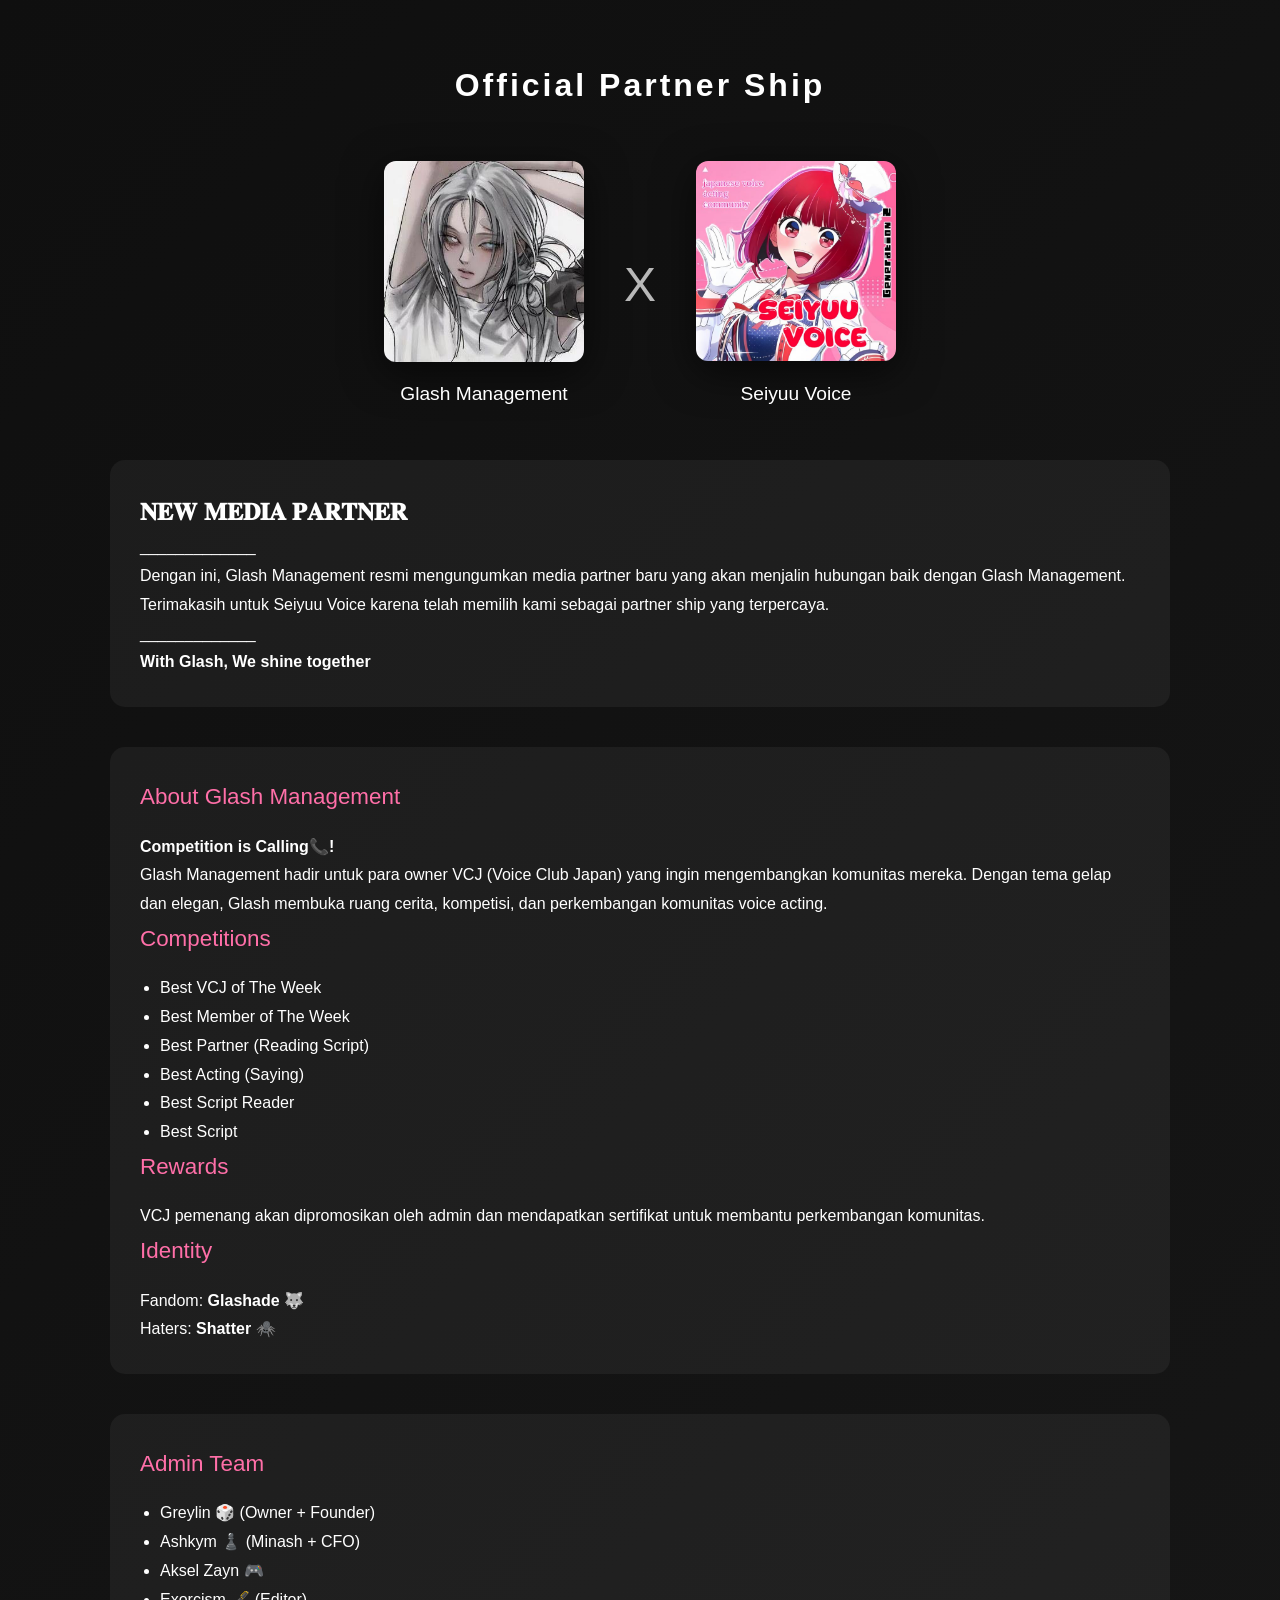
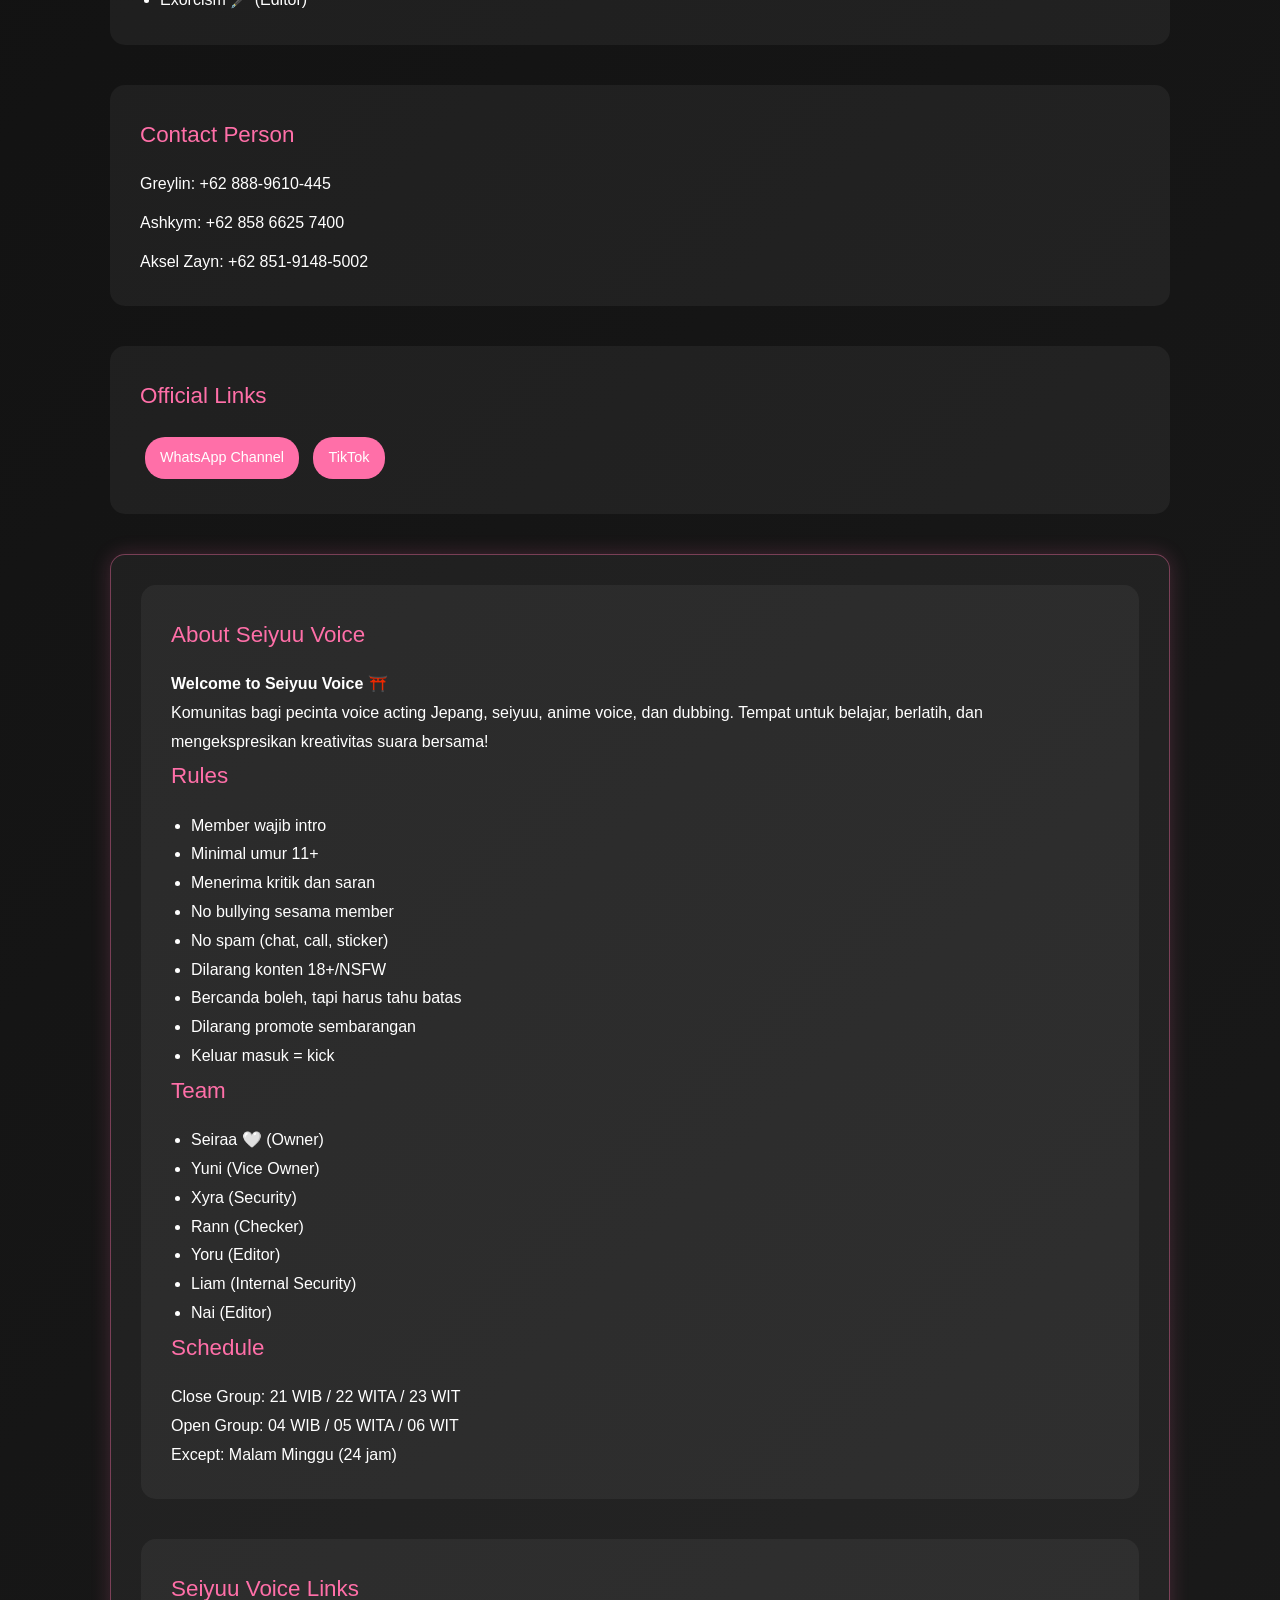
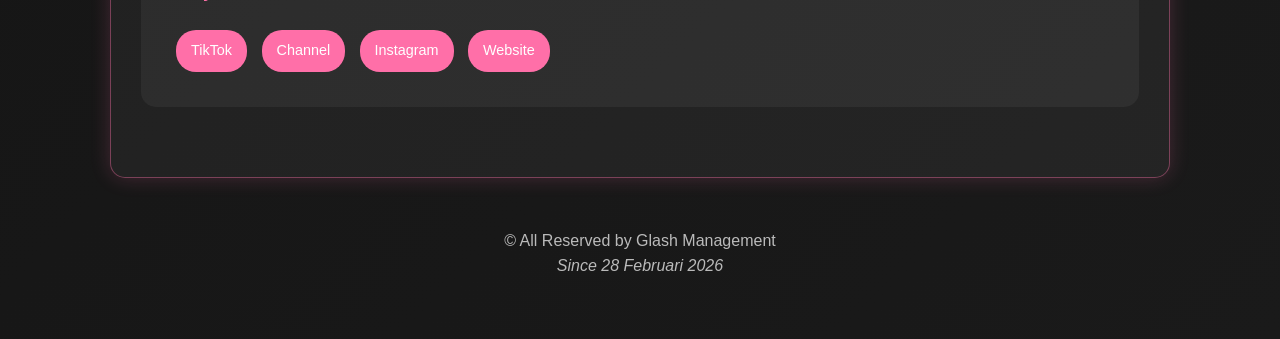
<file: partnership-raw.html>
<!DOCTYPE html>
<html lang="en">

<head>
    <meta charset="UTF-8">
    <meta name="viewport" content="width=device-width, initial-scale=1.0">

    <title>Seiyuu Voice x Glash Management</title>

    <link rel="stylesheet" href="css/style.css">

    <style>
        body {
            background: linear-gradient(135deg, #0f0f0f, #1a1a1a);
            color: #ffffff;
            font-family: 'Poppins', sans-serif;
            margin: 0;
        }

        /* Container */
        .container {
            max-width: 1100px;
            margin: auto;
            padding: 60px 20px;
        }

        /* Title */
        h1 {
            text-align: center;
            margin-bottom: 50px;
            letter-spacing: 3px;
        }

        /* Partner Section */
        .partners {
            display: flex;
            align-items: center;
            justify-content: center;
            gap: 40px;
            flex-wrap: wrap;
            margin-bottom: 50px;
        }

        .partner-card {
            text-align: center;
        }

        .partner-card img {
            width: 200px;
            border-radius: 12px;
            box-shadow: 0 10px 40px rgba(0, 0, 0, 0.6);
            transition: transform .3s ease;
        }

        .partner-card img:hover {
            transform: scale(1.05);
        }

        .partner-name {
            margin-top: 10px;
            font-size: 1.2rem;
        }

        .divider {
            font-size: 3rem;
            opacity: 0.7;
        }

        /* Announcement Box */
        .box {
            background: rgba(255, 255, 255, 0.05);
            padding: 30px;
            border-radius: 15px;
            margin-bottom: 40px;
            line-height: 1.8;
        }

        /* Section Title */
        .section-title {
            margin-bottom: 15px;
            font-size: 1.4rem;
            color: #ff6fa8;
        }

        /* List */
        ul {
            padding-left: 20px;
        }

        /* Contacts */
        .contact {
            margin-top: 10px;
        }

        /* Links */
        .links a {
            display: inline-block;
            margin: 5px;
            padding: 8px 15px;
            background: #ff6fa8;
            color: white;
            text-decoration: none;
            border-radius: 20px;
            font-size: 0.9rem;
        }

        .links a:hover {
            background: #ff4c92;
        }

        /* .box:nth-of-type(5),
        .box:nth-of-type(6) {
            border: 1px solid rgba(255, 111, 168, 0.3);
        } */

        .seiyuu-box {
            border: 1px solid rgba(255, 111, 168, 0.4);
            box-shadow: 0 0 20px rgba(255, 111, 168, 0.2);
        }

        /* Footer */
        .footer {
            text-align: center;
            margin-top: 50px;
            opacity: 0.7;
        }

        /* Mobile */
        @media(max-width:768px) {
            .partners {
                flex-direction: column;
            }

            .divider {
                display: none;
            }
        }
    </style>

</head>

<body>

    <div class="container">

        <h1>Official Partner Ship</h1>

        <div class="partners">

            <div class="partner-card">
                <img src="assets/images/glash.png" alt="Glash Management">
                <div class="partner-name">Glash Management</div>
            </div>

            <div class="divider">X</div>

            <div class="partner-card">
                <img src="assets/images/logo.png" alt="Seiyuu Voice">
                <div class="partner-name">Seiyuu Voice</div>
            </div>

        </div>

        <!-- Announcement -->
        <div class="box">
            <h2>𝐍𝐄𝐖 𝐌𝐄𝐃𝐈𝐀 𝐏𝐀𝐑𝐓𝐍𝐄𝐑</h2>
            <p>_____________</p>
            <p>
                Dengan ini, Glash Management resmi mengungumkan media partner baru yang akan menjalin hubungan baik
                dengan Glash Management.
                Terimakasih untuk Seiyuu Voice karena telah memilih kami sebagai partner ship yang terpercaya.
            </p>
            <p>_____________</p>
            <p><strong>With Glash, We shine together</strong></p>
        </div>

        <!-- About Glash -->
        <div class="box">
            <div class="section-title">About Glash Management</div>

            <p><strong>Competition is Calling📞!</strong></p>

            <p>
                Glash Management hadir untuk para owner VCJ (Voice Club Japan) yang ingin mengembangkan komunitas
                mereka.
                Dengan tema gelap dan elegan, Glash membuka ruang cerita, kompetisi, dan perkembangan komunitas voice
                acting.
            </p>

            <div class="section-title">Competitions</div>
            <ul>
                <li>Best VCJ of The Week</li>
                <li>Best Member of The Week</li>
                <li>Best Partner (Reading Script)</li>
                <li>Best Acting (Saying)</li>
                <li>Best Script Reader</li>
                <li>Best Script</li>
            </ul>

            <div class="section-title">Rewards</div>
            <p>
                VCJ pemenang akan dipromosikan oleh admin dan mendapatkan sertifikat untuk membantu perkembangan
                komunitas.
            </p>

            <div class="section-title">Identity</div>
            <p>Fandom: <strong>Glashade 🐺</strong></p>
            <p>Haters: <strong>Shatter 🕷️</strong></p>
        </div>

        <!-- Admin -->
        <div class="box">
            <div class="section-title">Admin Team</div>

            <ul>
                <li>Greylin 🎲 (Owner + Founder)</li>
                <li>Ashkym ♟️ (Minash + CFO)</li>
                <li>Aksel Zayn 🎮</li>
                <li>Exorcism 🖋️ (Editor)</li>
            </ul>
        </div>

        <!-- Contact -->
        <div class="box">
            <div class="section-title">Contact Person</div>

            <p class="contact">Greylin: +62 888-9610-445</p>
            <p class="contact">Ashkym: +62 858 6625 7400</p>
            <p class="contact">Aksel Zayn: +62 851-9148-5002</p>
        </div>

        <!-- Links -->
        <div class="box links">
            <div class="section-title">Official Links</div>

            <a href="https://whatsapp.com/channel/0029Vb78kXODTkK5P7IKsG2u" target="_blank">WhatsApp Channel</a>
            <a href="https://tiktok.com/@glash_.management" target="_blank">TikTok</a>
        </div>

        <!-- Seiyuu Voice -->
        <div class="box seiyuu-box">
            <div class="box">
                <div class="section-title">About Seiyuu Voice</div>

                <p><strong>Welcome to Seiyuu Voice ⛩️</strong></p>

                <p>
                    Komunitas bagi pecinta voice acting Jepang, seiyuu, anime voice, dan dubbing.
                    Tempat untuk belajar, berlatih, dan mengekspresikan kreativitas suara bersama!
                </p>

                <div class="section-title">Rules</div>
                <ul>
                    <li>Member wajib intro</li>
                    <li>Minimal umur 11+</li>
                    <li>Menerima kritik dan saran</li>
                    <li>No bullying sesama member</li>
                    <li>No spam (chat, call, sticker)</li>
                    <li>Dilarang konten 18+/NSFW</li>
                    <li>Bercanda boleh, tapi harus tahu batas</li>
                    <li>Dilarang promote sembarangan</li>
                    <li>Keluar masuk = kick</li>
                </ul>

                <div class="section-title">Team</div>
                <ul>
                    <li>Seiraa 🤍 (Owner)</li>
                    <li>Yuni (Vice Owner)</li>
                    <li>Xyra (Security)</li>
                    <li>Rann (Checker)</li>
                    <li>Yoru (Editor)</li>
                    <li>Liam (Internal Security)</li>
                    <li>Nai (Editor)</li>
                </ul>

                <div class="section-title">Schedule</div>
                <p>Close Group: 21 WIB / 22 WITA / 23 WIT</p>
                <p>Open Group: 04 WIB / 05 WITA / 06 WIT</p>
                <p>Except: Malam Minggu (24 jam)</p>
            </div>

            <!-- Links Seiyuu -->
            <div class="box links">
                <div class="section-title">Seiyuu Voice Links</div>

                <a href="https://www.tiktok.com/@seiyuuvoice.02" target="_blank">TikTok</a>
                <a href="https://whatsapp.com/channel/0029VbD3nvLKQuJQxBheS732" target="_blank">Channel</a>
                <a href="https://www.instagram.com/seiyuuvoice.02" target="_blank">Instagram</a>
                <a href="https://liamwei000.github.io/Seiyuu-Voice/" target="_blank">Website</a>
            </div>
        </div>

        <div class="footer">
            ©️ All Reserved by Glash Management <br>
            <em>Since 28 Februari 2026</em>
        </div>

    </div>

</body>

</html>
</file>
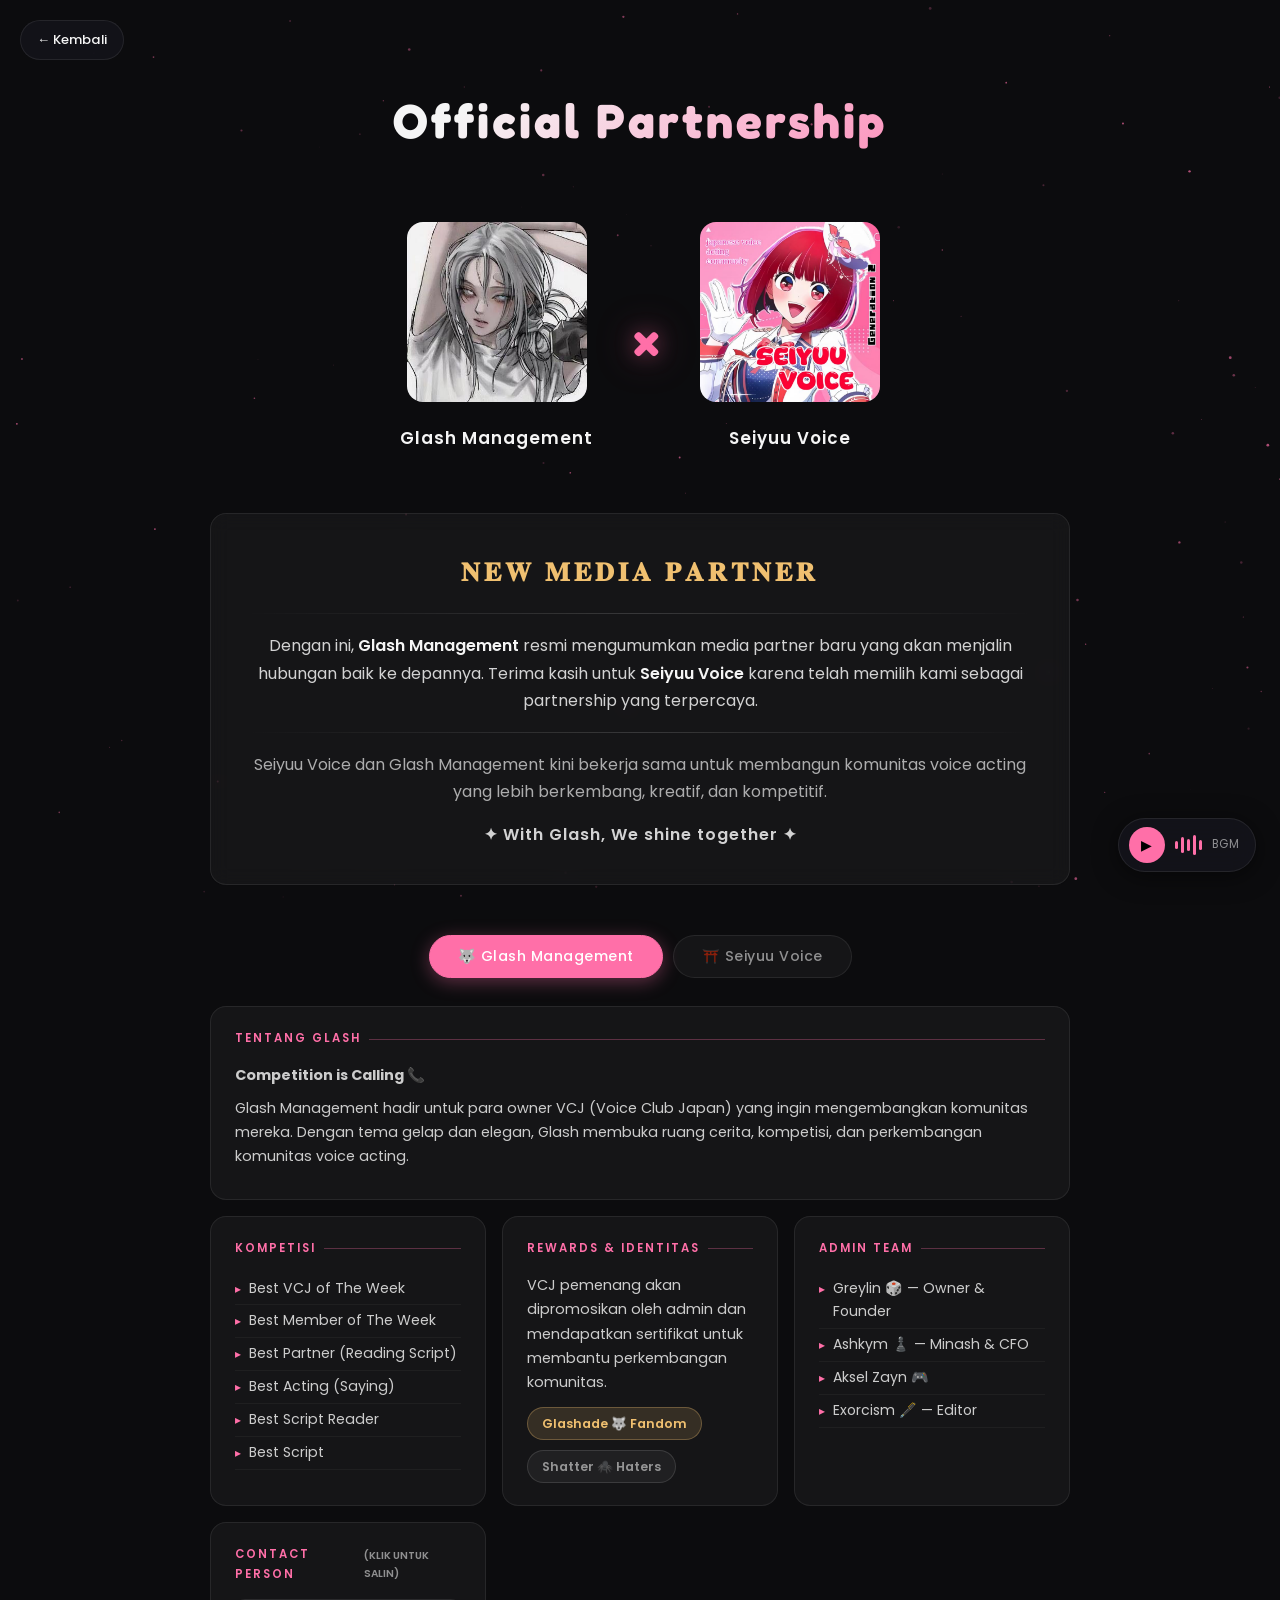
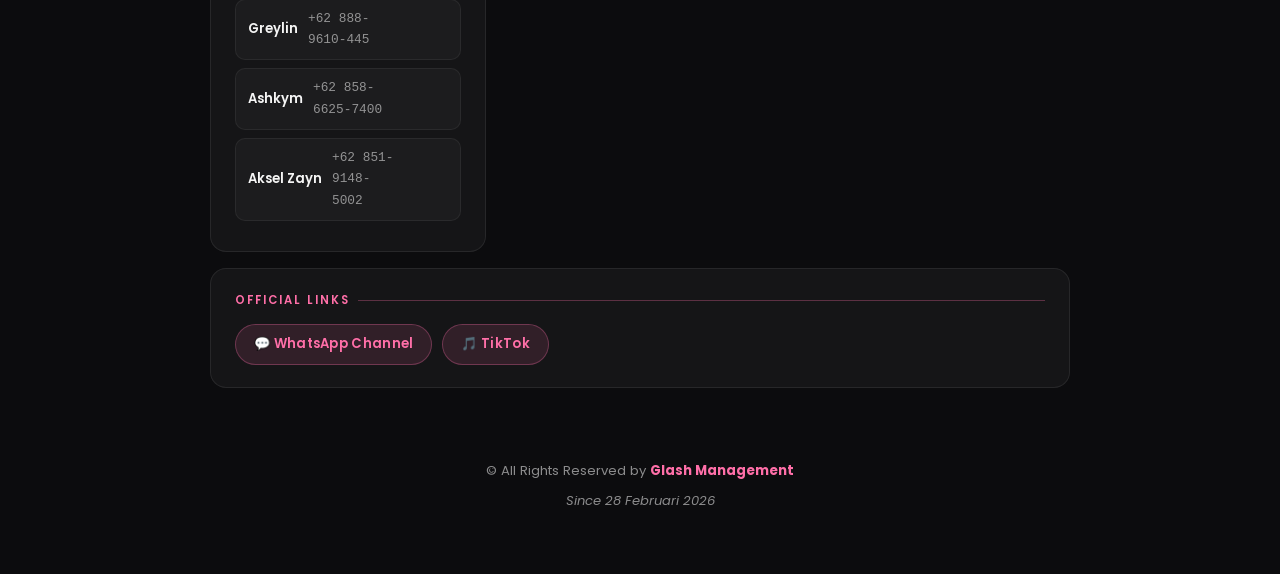
<file: partnership.html>
<!DOCTYPE html>
<html lang="id">

<head>
    <meta charset="UTF-8">
    <meta name="viewport" content="width=device-width, initial-scale=1.0">
    <meta name="description" content="Official Partnership - Seiyuu Voice x Glash Management">
    <meta property="og:title" content="Seiyuu Voice x Glash Management">
    <meta property="og:type" content="website">
    <title>Seiyuu Voice × Glash Management</title>

    <link rel="preconnect" href="https://fonts.googleapis.com">
    <link rel="preconnect" href="https://fonts.gstatic.com" crossorigin>
    <link href="https://fonts.googleapis.com/css2?family=Fredoka:wght@400;600&family=Poppins:ital,wght@0,300;0,400;0,500;0,600;1,300&display=swap" rel="stylesheet">

    <style>
        /* =========================================
           VARIABLES
        ========================================= */
        
         :root {
            --pink: #ff6fa8;
            --pink-deep: #ff4c92;
            --pink-glow: rgba(255, 111, 168, 0.35);
            --gold: #f0c070;
            --bg: #0c0c0e;
            --bg2: #131318;
            --glass: rgba(255, 255, 255, 0.04);
            --glass-b: rgba(255, 255, 255, 0.08);
            --white: #f5f5f5;
            --muted: rgba(245, 245, 245, 0.55);
            --radius: 16px;
            --transition: all 0.35s cubic-bezier(.4, 0, .2, 1);
        }
        /* =========================================
           RESET & BASE
        ========================================= */
        
        *,
        *::before,
        *::after {
            margin: 0;
            padding: 0;
            box-sizing: border-box;
        }
        
        html {
            scroll-behavior: smooth;
        }
        
        body {
            font-family: 'Poppins', sans-serif;
            background: var(--bg);
            color: var(--white);
            line-height: 1.7;
            overflow-x: hidden;
            min-height: 100vh;
        }
        /* =========================================
           CANVAS (Particle Stars Background)
        ========================================= */
        
        #canvas-bg {
            position: fixed;
            inset: 0;
            z-index: 0;
            pointer-events: none;
        }
        /* Cinematic flash on load */
        
        .flash-overlay {
            position: fixed;
            inset: 0;
            background: #fff;
            opacity: 0;
            pointer-events: none;
            z-index: 9999;
            animation: flash 1.2s ease forwards;
        }
        
        @keyframes flash {
            0% {
                opacity: 0.35;
            }
            100% {
                opacity: 0;
            }
        }
        /* =========================================
           TOAST NOTIFICATION
        ========================================= */
        
        #toast {
            position: fixed;
            bottom: 28px;
            left: 50%;
            transform: translateX(-50%) translateY(60px);
            background: var(--pink);
            color: #fff;
            padding: 10px 22px;
            border-radius: 30px;
            font-size: 0.85rem;
            font-weight: 600;
            z-index: 9000;
            opacity: 0;
            transition: all 0.4s ease;
            white-space: nowrap;
            box-shadow: 0 4px 20px var(--pink-glow);
        }
        
        #toast.show {
            opacity: 1;
            transform: translateX(-50%) translateY(0);
        }
        /* =========================================
           MUSIC PLAYER
        ========================================= */
        
        .music-player {
            position: fixed;
            bottom: 28px;
            right: 24px;
            z-index: 500;
            display: flex;
            align-items: center;
            gap: 10px;
            background: rgba(20, 20, 28, 0.85);
            border: 1px solid var(--glass-b);
            backdrop-filter: blur(14px);
            border-radius: 40px;
            padding: 8px 16px 8px 10px;
            box-shadow: 0 4px 24px rgba(0, 0, 0, 0.5);
            transition: var(--transition);
        }
        
        .music-player:hover {
            border-color: var(--pink-glow);
        }
        
        #music-btn {
            width: 36px;
            height: 36px;
            border-radius: 50%;
            background: var(--pink);
            border: none;
            cursor: pointer;
            display: flex;
            align-items: center;
            justify-content: center;
            font-size: 14px;
            transition: var(--transition);
            flex-shrink: 0;
        }
        
        #music-btn:hover {
            background: var(--pink-deep);
            transform: scale(1.1);
        }
        
        .music-waves {
            display: flex;
            align-items: center;
            gap: 3px;
            height: 20px;
        }
        
        .wave-bar {
            width: 3px;
            border-radius: 3px;
            background: var(--pink);
            animation: wave 1s ease-in-out infinite;
        }
        
        .wave-bar:nth-child(1) {
            height: 8px;
            animation-delay: 0s;
        }
        
        .wave-bar:nth-child(2) {
            height: 16px;
            animation-delay: 0.15s;
        }
        
        .wave-bar:nth-child(3) {
            height: 12px;
            animation-delay: 0.3s;
        }
        
        .wave-bar:nth-child(4) {
            height: 20px;
            animation-delay: 0.1s;
        }
        
        .wave-bar:nth-child(5) {
            height: 10px;
            animation-delay: 0.25s;
        }
        
        .music-player.paused .wave-bar {
            animation-play-state: paused;
        }
        
        @keyframes wave {
            0%,
            100% {
                transform: scaleY(0.4);
            }
            50% {
                transform: scaleY(1);
            }
        }
        
        .music-label {
            font-size: 0.72rem;
            color: var(--muted);
            letter-spacing: 0.5px;
        }
        /* =========================================
           BACK BUTTON
        ========================================= */
        
        .back-btn {
            position: fixed;
            top: 20px;
            left: 20px;
            z-index: 500;
            display: inline-flex;
            align-items: center;
            gap: 8px;
            background: rgba(20, 20, 28, 0.8);
            border: 1px solid var(--glass-b);
            backdrop-filter: blur(12px);
            color: var(--white);
            text-decoration: none;
            padding: 8px 16px;
            border-radius: 30px;
            font-size: 0.82rem;
            font-weight: 500;
            transition: var(--transition);
        }
        
        .back-btn:hover {
            border-color: var(--pink);
            color: var(--pink);
            transform: translateX(-3px);
        }
        /* =========================================
           MAIN CONTAINER
        ========================================= */
        
        .container {
            position: relative;
            z-index: 1;
            max-width: 900px;
            margin: 0 auto;
            padding: 80px 20px 60px;
        }
        /* =========================================
           HEADER / HERO
        ========================================= */
        
        .page-title {
            font-family: 'Fredoka', sans-serif;
            font-size: clamp(1.8rem, 5vw, 3rem);
            text-align: center;
            letter-spacing: 3px;
            margin-bottom: 60px;
            background: linear-gradient(135deg, var(--white) 30%, var(--pink) 100%);
            -webkit-background-clip: text;
            -webkit-text-fill-color: transparent;
            background-clip: text;
        }
        /* =========================================
           PARTNER CARDS
        ========================================= */
        
        .partners {
            display: flex;
            align-items: center;
            justify-content: center;
            gap: 40px;
            flex-wrap: wrap;
            margin-bottom: 60px;
        }
        
        .partner-card {
            text-align: center;
        }
        
        .partner-card img {
            width: 180px;
            max-width: 100%;
            height: auto;
            border-radius: 16px;
            transition: var(--transition);
            box-shadow: 0 0 0 rgba(255, 111, 168, 0);
        }
        
        .partner-card img:hover {
            transform: scale(1.08) translateY(-4px);
            box-shadow: 0 0 20px rgba(255, 111, 168, 0.5), 0 0 50px rgba(255, 111, 168, 0.25), 0 0 80px rgba(255, 111, 168, 0.12);
        }
        
        .partner-name {
            margin-top: 14px;
            font-size: 1.05rem;
            font-weight: 600;
            letter-spacing: 1px;
            color: var(--white);
        }
        /* Animated X divider */
        
        .divider-x {
            font-family: 'Fredoka', sans-serif;
            font-size: 3.5rem;
            font-weight: 600;
            color: var(--pink);
            animation: pulse-x 2.5s ease-in-out infinite;
            text-shadow: 0 0 20px var(--pink-glow), 0 0 40px var(--pink-glow);
            user-select: none;
        }
        
        @keyframes pulse-x {
            0%,
            100% {
                transform: scale(1);
                opacity: 1;
            }
            50% {
                transform: scale(1.15);
                opacity: 0.75;
            }
        }
        /* =========================================
           ANNOUNCEMENT CARD
        ========================================= */
        
        .announcement {
            background: var(--glass);
            border: 1px solid var(--glass-b);
            padding: 36px;
            border-radius: var(--radius);
            text-align: center;
            margin-bottom: 50px;
            backdrop-filter: blur(10px);
        }
        
        .announcement h2 {
            font-family: 'Fredoka', sans-serif;
            font-size: 1.6rem;
            letter-spacing: 4px;
            color: var(--gold);
            margin-bottom: 20px;
        }
        
        .separator {
            border: none;
            height: 1px;
            background: linear-gradient(90deg, transparent, rgba(255, 255, 255, 0.15), transparent);
            margin: 18px 0;
        }
        
        .announcement p {
            color: rgba(245, 245, 245, 0.85);
        }
        
        .highlight {
            color: var(--white);
            font-weight: 600;
        }
        
        .tagline {
            margin-top: 16px;
            font-weight: 600;
            color: var(--pink);
            font-size: 1rem;
            letter-spacing: 1px;
        }
        /* =========================================
           TABS
        ========================================= */
        
        .tabs-wrapper {
            margin-bottom: 16px;
        }
        
        .tabs-nav {
            display: flex;
            gap: 10px;
            justify-content: center;
            flex-wrap: wrap;
            margin-bottom: 28px;
        }
        
        .tab-btn {
            padding: 10px 28px;
            border-radius: 30px;
            border: 1px solid var(--glass-b);
            background: var(--glass);
            color: var(--muted);
            font-family: 'Poppins', sans-serif;
            font-size: 0.88rem;
            font-weight: 500;
            cursor: pointer;
            transition: var(--transition);
            letter-spacing: 0.5px;
        }
        
        .tab-btn:hover {
            border-color: var(--pink);
            color: var(--white);
        }
        
        .tab-btn.active {
            background: var(--pink);
            border-color: var(--pink);
            color: #fff;
            box-shadow: 0 4px 18px var(--pink-glow);
        }
        
        .tab-pane {
            display: none;
            animation: fadeTab 0.4s ease forwards;
        }
        
        .tab-pane.active {
            display: block;
        }
        
        @keyframes fadeTab {
            from {
                opacity: 0;
                transform: translateY(10px);
            }
            to {
                opacity: 1;
                transform: translateY(0);
            }
        }
        /* =========================================
           INFO CARDS (inside tabs)
        ========================================= */
        
        .info-grid {
            display: grid;
            grid-template-columns: repeat(auto-fit, minmax(260px, 1fr));
            gap: 16px;
        }
        
        .info-card {
            background: var(--glass);
            border: 1px solid var(--glass-b);
            border-radius: var(--radius);
            padding: 22px 24px;
            transition: var(--transition);
        }
        
        .info-card:hover {
            border-color: rgba(255, 111, 168, 0.3);
            transform: translateY(-3px);
            box-shadow: 0 8px 30px rgba(0, 0, 0, 0.3);
        }
        
        .seiyuu-box {
            border-color: rgba(255, 111, 168, 0.3);
            box-shadow: 0 0 20px rgba(255, 111, 168, 0.08);
        }
        
        .card-title {
            font-size: 0.72rem;
            font-weight: 600;
            letter-spacing: 2px;
            color: var(--pink);
            text-transform: uppercase;
            margin-bottom: 14px;
            display: flex;
            align-items: center;
            gap: 8px;
        }
        
        .card-title::before {
            content: "";
            flex: 1;
            height: 1px;
            background: rgba(255, 111, 168, 0.3);
            order: 2;
        }
        
        .info-card p {
            font-size: 0.9rem;
            color: rgba(245, 245, 245, 0.82);
            margin-bottom: 8px;
        }
        
        .info-card ul {
            list-style: none;
            padding: 0;
        }
        
        .info-card ul li {
            font-size: 0.88rem;
            color: rgba(245, 245, 245, 0.82);
            padding: 4px 0;
            border-bottom: 1px solid rgba(255, 255, 255, 0.04);
            display: flex;
            align-items: flex-start;
            gap: 8px;
        }
        
        .info-card ul li::before {
            content: "▸";
            color: var(--pink);
            flex-shrink: 0;
            font-size: 0.75rem;
            margin-top: 2px;
        }
        /* Competition badges */
        
        .competition-list li {
            padding: 6px 0;
        }
        /* Contacts – clickable */
        
        .contact-item {
            display: flex;
            align-items: center;
            justify-content: space-between;
            padding: 8px 12px;
            border-radius: 10px;
            background: rgba(255, 255, 255, 0.03);
            border: 1px solid rgba(255, 255, 255, 0.06);
            margin-bottom: 8px;
            cursor: pointer;
            transition: var(--transition);
            gap: 10px;
        }
        
        .contact-item:hover {
            background: rgba(255, 111, 168, 0.08);
            border-color: rgba(255, 111, 168, 0.25);
        }
        
        .contact-name {
            font-size: 0.82rem;
            font-weight: 600;
            color: var(--white);
            white-space: nowrap;
        }
        
        .contact-number {
            font-size: 0.8rem;
            color: var(--muted);
            font-family: monospace;
        }
        
        .copy-icon {
            font-size: 0.75rem;
            color: var(--pink);
            opacity: 0;
            transition: opacity 0.2s;
            white-space: nowrap;
        }
        
        .contact-item:hover .copy-icon {
            opacity: 1;
        }
        /* Links */
        
        .links-row {
            display: flex;
            flex-wrap: wrap;
            gap: 10px;
        }
        
        .link-pill {
            display: inline-flex;
            align-items: center;
            gap: 6px;
            padding: 8px 18px;
            background: rgba(255, 111, 168, 0.12);
            border: 1px solid rgba(255, 111, 168, 0.3);
            color: var(--pink);
            text-decoration: none;
            border-radius: 30px;
            font-size: 0.82rem;
            font-weight: 600;
            transition: var(--transition);
            letter-spacing: 0.3px;
        }
        
        .link-pill:hover {
            background: var(--pink);
            color: #fff;
            transform: translateY(-2px);
            box-shadow: 0 4px 14px var(--pink-glow);
        }
        /* Identity badges */
        
        .badge-row {
            display: flex;
            gap: 10px;
            flex-wrap: wrap;
            margin-top: 6px;
        }
        
        .badge {
            padding: 5px 14px;
            border-radius: 20px;
            font-size: 0.78rem;
            font-weight: 600;
        }
        
        .badge-fandom {
            background: rgba(240, 192, 112, 0.15);
            border: 1px solid rgba(240, 192, 112, 0.3);
            color: var(--gold);
        }
        
        .badge-hater {
            background: rgba(255, 255, 255, 0.05);
            border: 1px solid rgba(255, 255, 255, 0.12);
            color: var(--muted);
        }
        
        .full-span {
            grid-column: 1 / -1;
        }
        /* =========================================
           SCROLL REVEAL
        ========================================= */
        
        .reveal {
            opacity: 0;
            transform: translateY(28px);
            transition: opacity 0.65s ease, transform 0.65s ease;
        }
        
        .reveal.visible {
            opacity: 1;
            transform: translateY(0);
        }
        
        .reveal-left {
            transform: translateX(-40px);
        }
        
        .reveal-right {
            transform: translateX(40px);
        }
        
        .reveal-left.visible,
        .reveal-right.visible {
            transform: translateX(0);
        }
        /* =========================================
           FOOTER
        ========================================= */
        
        .footer {
            margin-top: 70px;
            text-align: center;
            font-size: 0.82rem;
            color: var(--muted);
            line-height: 2;
        }
        
        .footer strong {
            color: var(--pink);
        }
        /* =========================================
           RESPONSIVE
        ========================================= */
        
        @media (max-width: 640px) {
            .partners {
                flex-direction: column;
                gap: 20px;
            }
            .divider-x {
                font-size: 2.5rem;
            }
            .info-grid {
                grid-template-columns: 1fr;
            }
            .announcement {
                padding: 22px 18px;
            }
            .music-player {
                bottom: 16px;
                right: 12px;
            }
        }
    </style>
</head>

<body>

    <!-- Cinematic flash on load -->
    <div class="flash-overlay"></div>

    <!-- Particle canvas -->
    <canvas id="canvas-bg"></canvas>

    <!-- Toast -->
    <div id="toast">📋 Nomor disalin!</div>

    <!-- Back button -->
    <a href="index.html" class="back-btn" aria-label="Kembali ke halaman utama">
        ← Kembali
    </a>

    <!-- Music player -->
    <div class="music-player paused" id="music-player">
        <button id="music-btn" aria-label="Play/Pause music">▶</button>
        <div class="music-waves">
            <div class="wave-bar"></div>
            <div class="wave-bar"></div>
            <div class="wave-bar"></div>
            <div class="wave-bar"></div>
            <div class="wave-bar"></div>
        </div>
        <span class="music-label">BGM</span>
    </div>

    <div class="container">

        <!-- ===== HERO ===== -->
        <h1 class="page-title reveal">Official Partnership</h1>

        <div class="partners">
            <div class="partner-card reveal reveal-left">
                <img src="assets/images/glash.png" alt="Glash Management Logo">
                <div class="partner-name">Glash Management</div>
            </div>

            <div class="divider-x">×</div>

            <div class="partner-card reveal reveal-right">
                <img src="assets/images/logo.png" alt="Seiyuu Voice Logo">
                <div class="partner-name">Seiyuu Voice</div>
            </div>
        </div>

        <!-- ===== ANNOUNCEMENT ===== -->
        <div class="announcement reveal">
            <h2>𝐍𝐄𝐖 𝐌𝐄𝐃𝐈𝐀 𝐏𝐀𝐑𝐓𝐍𝐄𝐑</h2>
            <hr class="separator">
            <p>
                Dengan ini, <span class="highlight">Glash Management</span> resmi mengumumkan media partner baru yang akan menjalin hubungan baik ke depannya. Terima kasih untuk
                <span class="highlight">Seiyuu Voice</span> karena telah memilih kami sebagai partnership yang terpercaya.
            </p>
            <hr class="separator">
            <p style="opacity:.8">
                Seiyuu Voice dan Glash Management kini bekerja sama untuk membangun komunitas voice acting yang lebih berkembang, kreatif, dan kompetitif.
            </p>
            <p class="tagline">✦ With Glash, We shine together ✦</p>
        </div>

        <!-- ===== TABS ===== -->
        <div class="tabs-wrapper reveal">
            <div class="tabs-nav">
                <button class="tab-btn active" data-tab="glash">🐺 Glash Management</button>
                <button class="tab-btn" data-tab="seiyuu">⛩️ Seiyuu Voice</button>
            </div>

            <!-- ---- GLASH TAB ---- -->
            <div class="tab-pane active" id="tab-glash">
                <div class="info-grid">

                    <div class="info-card full-span">
                        <div class="card-title">Tentang Glash</div>
                        <p><strong>Competition is Calling 📞</strong></p>
                        <p style="margin-top:8px">
                            Glash Management hadir untuk para owner VCJ (Voice Club Japan) yang ingin mengembangkan komunitas mereka. Dengan tema gelap dan elegan, Glash membuka ruang cerita, kompetisi, dan perkembangan komunitas voice acting.
                        </p>
                    </div>

                    <div class="info-card">
                        <div class="card-title">Kompetisi</div>
                        <ul class="competition-list">
                            <li>Best VCJ of The Week</li>
                            <li>Best Member of The Week</li>
                            <li>Best Partner (Reading Script)</li>
                            <li>Best Acting (Saying)</li>
                            <li>Best Script Reader</li>
                            <li>Best Script</li>
                        </ul>
                    </div>

                    <div class="info-card">
                        <div class="card-title">Rewards & Identitas</div>
                        <p style="margin-bottom:12px">
                            VCJ pemenang akan dipromosikan oleh admin dan mendapatkan sertifikat untuk membantu perkembangan komunitas.
                        </p>
                        <div class="badge-row">
                            <span class="badge badge-fandom">Glashade 🐺 Fandom</span>
                            <span class="badge badge-hater">Shatter 🕷️ Haters</span>
                        </div>
                    </div>

                    <div class="info-card">
                        <div class="card-title">Admin Team</div>
                        <ul>
                            <li>Greylin 🎲 — Owner & Founder</li>
                            <li>Ashkym ♟️ — Minash & CFO</li>
                            <li>Aksel Zayn 🎮</li>
                            <li>Exorcism 🖋️ — Editor</li>
                        </ul>
                    </div>

                    <div class="info-card">
                        <div class="card-title">Contact Person <span style="font-size:.65rem;color:var(--muted);letter-spacing:0">(klik untuk salin)</span></div>
                        <div class="contact-item" data-copy="+628889610445" onclick="copyContact(this)">
                            <span class="contact-name">Greylin</span>
                            <span class="contact-number">+62 888-9610-445</span>
                            <span class="copy-icon">salin ✓</span>
                        </div>
                        <div class="contact-item" data-copy="+6285866257400" onclick="copyContact(this)">
                            <span class="contact-name">Ashkym</span>
                            <span class="contact-number">+62 858-6625-7400</span>
                            <span class="copy-icon">salin ✓</span>
                        </div>
                        <div class="contact-item" data-copy="+6285191485002" onclick="copyContact(this)">
                            <span class="contact-name">Aksel Zayn</span>
                            <span class="contact-number">+62 851-9148-5002</span>
                            <span class="copy-icon">salin ✓</span>
                        </div>
                    </div>

                    <div class="info-card full-span">
                        <div class="card-title">Official Links</div>
                        <div class="links-row">
                            <a class="link-pill" href="https://whatsapp.com/channel/0029Vb78kXODTkK5P7IKsG2u" target="_blank" rel="noopener noreferrer">💬 WhatsApp Channel</a>
                            <a class="link-pill" href="https://tiktok.com/@glash_.management" target="_blank" rel="noopener noreferrer">🎵 TikTok</a>
                        </div>
                    </div>

                </div>
            </div>

            <!-- ---- SEIYUU VOICE TAB ---- -->
            <div class="tab-pane" id="tab-seiyuu">
                <div class="info-grid">

                    <div class="info-card full-span seiyuu-box">
                        <div class="card-title">Tentang Seiyuu Voice</div>
                        <p><strong>Welcome to Seiyuu Voice ⛩️</strong></p>
                        <p style="margin-top:8px">
                            Komunitas bagi pecinta voice acting Jepang, seiyuu, anime voice, dan dubbing. Tempat untuk belajar, berlatih, dan mengekspresikan kreativitas suara bersama!
                        </p>
                    </div>

                    <div class="info-card seiyuu-box">
                        <div class="card-title">Peraturan</div>
                        <ul>
                            <li>Member wajib intro</li>
                            <li>Minimal umur 11+</li>
                            <li>Menerima kritik &amp; saran</li>
                            <li>No bullying sesama member</li>
                            <li>No spam (chat, call, stiker)</li>
                            <li>Dilarang konten 18+/NSFW</li>
                            <li>Bercanda boleh, tapi tahu batas</li>
                            <li>Dilarang promote sembarangan</li>
                            <li>Keluar masuk = kick</li>
                        </ul>
                    </div>

                    <div class="info-card seiyuu-box">
                        <div class="card-title">Admin Team</div>
                        <ul>
                            <li>Seiraa 🤍 — Owner</li>
                            <li>Yuni — Vice Owner</li>
                            <li>Xyra — Security</li>
                            <li>Rann — Checker</li>
                            <li>Yoru — Editor</li>
                            <li>Liam — Internal Security</li>
                            <li>Nai — Editor</li>
                        </ul>
                    </div>

                    <div class="info-card seiyuu-box">
                        <div class="card-title">Jadwal GC</div>
                        <ul>
                            <li>Tutup: <strong>21 WIB / 22 WITA / 23 WIT</strong></li>
                            <li>Buka: <strong>04 WIB / 05 WITA / 06 WIT</strong></li>
                            <li>Malam Minggu: <strong>24 Jam Non-stop!</strong></li>
                        </ul>
                    </div>

                    <div class="info-card full-span seiyuu-box">
                        <div class="card-title">Official Links</div>
                        <div class="links-row">
                            <a class="link-pill" href="https://www.tiktok.com/@seiyuuvoice.02" target="_blank" rel="noopener noreferrer">🎵 TikTok</a>
                            <a class="link-pill" href="https://whatsapp.com/channel/0029VbD3nvLKQuJQxBheS732" target="_blank" rel="noopener noreferrer">💬 Channel WA</a>
                            <a class="link-pill" href="https://www.instagram.com/seiyuuvoice.02" target="_blank" rel="noopener noreferrer">📸 Instagram</a>
                            <a class="link-pill" href="https://liamwei000.github.io/Seiyuu-Voice/" target="_blank" rel="noopener noreferrer">🌐 Website</a>
                        </div>
                    </div>

                </div>
            </div>
        </div>

        <!-- ===== FOOTER ===== -->
        <div class="footer reveal">
            <p>© All Rights Reserved by <strong>Glash Management</strong></p>
            <p style="margin-top:4px;font-style:italic;">Since 28 Februari 2026</p>
        </div>

    </div>

    <!-- Background Music -->
    <audio id="bgMusic" loop>
        <source src="assets/music/bg-music.mp3" type="audio/mpeg">
    </audio>

    <script>
        // =============================================
        //  PARTICLE BACKGROUND (Canvas Stars)
        // =============================================
        (function() {
            const canvas = document.getElementById("canvas-bg");
            const ctx = canvas.getContext("2d");
            let stars = [];

            function resize() {
                canvas.width = window.innerWidth;
                canvas.height = window.innerHeight;
            }

            function initStars(count = 120) {
                stars = Array.from({
                    length: count
                }, () => ({
                    x: Math.random() * canvas.width,
                    y: Math.random() * canvas.height,
                    r: Math.random() * 1.2 + 0.2,
                    alpha: Math.random() * 0.6 + 0.1,
                    speed: Math.random() * 0.3 + 0.05,
                    dir: Math.random() * Math.PI * 2
                }));
            }

            function draw() {
                ctx.clearRect(0, 0, canvas.width, canvas.height);
                stars.forEach(s => {
                    s.x += Math.cos(s.dir) * s.speed;
                    s.y += Math.sin(s.dir) * s.speed;
                    if (s.x < 0) s.x = canvas.width;
                    if (s.x > canvas.width) s.x = 0;
                    if (s.y < 0) s.y = canvas.height;
                    if (s.y > canvas.height) s.y = 0;
                    ctx.beginPath();
                    ctx.arc(s.x, s.y, s.r, 0, Math.PI * 2);
                    ctx.fillStyle = `rgba(255, 111, 168, ${s.alpha})`;
                    ctx.fill();
                });
                requestAnimationFrame(draw);
            }

            resize();
            initStars();
            draw();
            window.addEventListener("resize", () => {
                resize();
                initStars();
            });
        })();

        // =============================================
        //  SCROLL REVEAL (IntersectionObserver)
        // =============================================
        const revealEls = document.querySelectorAll(".reveal");
        const observer = new IntersectionObserver((entries) => {
            entries.forEach((e, i) => {
                if (e.isIntersecting) {
                    setTimeout(() => e.target.classList.add("visible"), i * 80);
                    observer.unobserve(e.target);
                }
            });
        }, {
            threshold: 0.12
        });
        revealEls.forEach(el => observer.observe(el));

        // =============================================
        //  TABS
        // =============================================
        document.querySelectorAll(".tab-btn").forEach(btn => {
            btn.addEventListener("click", () => {
                const target = btn.dataset.tab;
                document.querySelectorAll(".tab-btn").forEach(b => b.classList.remove("active"));
                document.querySelectorAll(".tab-pane").forEach(p => p.classList.remove("active"));
                btn.classList.add("active");
                document.getElementById("tab-" + target).classList.add("active");
            });
        });

        // =============================================
        //  COPY PHONE NUMBER
        // =============================================
        function copyContact(el) {
            const num = el.dataset.copy;
            navigator.clipboard.writeText(num).then(() => showToast("📋 " + num + " disalin!"));
        }

        function showToast(msg) {
            const t = document.getElementById("toast");
            t.textContent = msg;
            t.classList.add("show");
            clearTimeout(t._timer);
            t._timer = setTimeout(() => t.classList.remove("show"), 2400);
        }

        // =============================================
        //  MUSIC PLAYER
        // =============================================
        const music = document.getElementById("bgMusic");
        const musicBtn = document.getElementById("music-btn");
        const musicPanel = document.getElementById("music-player");
        let isPlaying = false;

        music.volume = 0;

        function fadeAudio(target, duration = 4000) {
            clearInterval(music._fade);
            const step = (target - music.volume) / (duration / 50);
            music._fade = setInterval(() => {
                music.volume = Math.min(Math.max(music.volume + step, 0), 1);
                if (Math.abs(music.volume - target) < 0.01) {
                    music.volume = target;
                    clearInterval(music._fade);
                    if (target === 0) music.pause();
                }
            }, 50);
        }

        musicBtn.addEventListener("click", () => {
            if (!isPlaying) {
                music.play().then(() => {
                    isPlaying = true;
                    musicBtn.textContent = "⏸";
                    musicPanel.classList.remove("paused");
                    fadeAudio(0.38, 4000);
                }).catch(() => showToast("⚠️ Aktifkan audio di browser"));
            } else {
                isPlaying = false;
                musicBtn.textContent = "▶";
                musicPanel.classList.add("paused");
                fadeAudio(0, 1500);
            }
        });
    </script>

</body>

</html>
</file>
<file: css/style.css>
/* =========================================
   1. VARIABLES & SETUP
   ========================================= */
:root {
    --pink-main: #ff6fa8;
    --pink-hover: #ff4c92;
    /* Variabel baru untuk efek hover */
    --pink-soft: #ffd6e7;
    --pink-bg: #fff2f7;
    --navy: #2c3558;
    --white: #ffffff;
    --transition-speed: 0.3s;

    /* Variabel Tambahan yang Tadi Kurang */
    --glass: rgba(255, 255, 255, 0.7);
    --glass-border: rgba(255, 111, 168, 0.2);
    --shadow-soft: 0 10px 30px rgba(0, 0, 0, 0.05);
    --radius: 15px;
    --accent: #ff6fa8;
    /* Bisa disamakan dengan pink-main */
    --accent-soft: #fff2f7;
    --transition: all 0.3s ease;

    --bg-main: #ffffff;
    --text-main: #2c3558;
}

body.dark {
    --bg-main: #121212;
    --text-main: #f5f5f5;

    --pink-bg: #1e1e1e;
    --pink-soft: #2a2a2a;
    --white: #1a1a1a;
    --navy: #e4e8ff;
}

/* Reset Dasar */
* {
    margin: 0;
    padding: 0;
    box-sizing: border-box;
}

/* Smooth Scrolling untuk navigasi anchor link */
html {
    scroll-behavior: smooth;
}

body {
    font-family: 'Poppins', sans-serif;
    background: var(--pink-bg);
    color: var(--navy);
    line-height: 1.6;
    overflow-x: hidden;
    /* Mencegah scroll horizontal yang tidak disengaja */

    background: var(--bg-main);
    color: var(--text-main);
    transition: background 0.3s ease, color 0.3s ease;
}

/* =========================================
   2. TYPOGRAPHY & LAYOUT
   ========================================= */
.container {
    width: 90%;
    max-width: 1100px;
    margin: 0 auto;
}

h1,
h2 {
    font-family: 'Fredoka', sans-serif;
}

/* Fokus Aksesibilitas (untuk pengguna Keyboard/Tab) */
a:focus-visible,
button:focus-visible {
    outline: 3px dashed var(--pink-main);
    outline-offset: 4px;
}

/* =========================================
   3. NAVIGATION BAR
   ========================================= */
.navbar {
    background: var(--white);
    box-shadow: 0 4px 10px rgba(0, 0, 0, 0.05);
    position: sticky;
    top: 0;
    z-index: 100;
    backdrop-filter: blur(10px);
    background: var(--white);
}

nav a {
    position: relative;
}

nav a::after {
    content: "";
    position: absolute;
    left: 0;
    bottom: -4px;
    width: 0%;
    height: 2px;
    background: var(--pink-main);
    transition: width .25s ease;
}

nav a:hover::after {
    width: 100%;
}

.nav-container {
    display: flex;
    align-items: center;
    justify-content: space-between;
    padding: 15px 0;
    /* Sedikit diperlebar agar bernapas */
}

.logo {
    display: flex;
    align-items: center;
    gap: 10px;
    font-family: 'Fredoka', sans-serif;
    font-size: 24px;
    /* Sedikit diperbesar */
    font-weight: 600;
    color: var(--pink-main);
}

.logo img {
    height: 40px;
    width: auto;
    border-radius: 12px;
}

nav ul {
    display: flex;
    list-style: none;
    gap: 30px;
}

nav a {
    text-decoration: none;
    color: var(--navy);
    font-weight: 500;
    transition: color var(--transition-speed) ease;
}

nav a:hover {
    color: var(--pink-main);
}

/* =========================================
   4. BUTTONS & CTA
   ========================================= */
.cta-button:active,
.cta-big:active {
    transform: scale(0.97);
}

.cta-button,
.cta-big {
    display: inline-block;
    background: var(--pink-main);
    color: var(--white);
    text-decoration: none;
    border-radius: 40px;
    font-weight: 600;
    transition: background var(--transition-speed) ease, transform 0.2s ease;
}

.cta-button {
    padding: 12px 28px;
}

.cta-big {
    margin-top: 20px;
    padding: 15px 35px;
    font-size: 18px;
}

/* Efek angkat (lift) sedikit saat di-hover */
.cta-button:hover,
.cta-big:hover {
    background: var(--pink-hover);
    transform: translateY(-2px);
}

/* =========================================
   5. SECTIONS (Hero & About)
   ========================================= */
.hero {
    padding: 80px 0;
    position: relative;
    overflow: hidden;
}

.hero::before {
    content: "";
    position: absolute;
    width: 350px;
    height: 350px;
    background: var(--pink-soft);
    border-radius: 50%;
    top: -120px;
    left: -120px;
    z-index: -1;
}

.hero::after {
    content: "";
    position: absolute;
    width: 250px;
    height: 250px;
    background: #ffe3ef;
    border-radius: 50%;
    bottom: -100px;
    right: -80px;
    z-index: -1;
}

.hero-container {
    display: flex;
    align-items: center;
    justify-content: space-between;
    gap: 40px;
    flex-wrap: wrap;
}

.hero-text {
    flex: 1;
    min-width: 300px;
    /* Memastikan teks tidak terlalu terjepit di layar menengah */
    max-width: 520px;
}

.hero-text h1 {
    font-size: 3rem;
    /* Menggunakan rem untuk skalabilitas yang lebih baik */
    color: var(--pink-main);
    line-height: 1.2;
}

.tagline {
    margin: 15px 0 25px 0;
    /* Jarak bawah diperbesar sedikit */
    font-size: 1.125rem;
}

.hero-image {
    flex: 1;
    display: flex;
    justify-content: flex-end;
    /* Memastikan gambar berada di kanan */
    animation: float 6s ease-in-out infinite;
}

@keyframes float {
    0% {
        transform: translateY(0px);
    }

    50% {
        transform: translateY(-10px);
    }

    100% {
        transform: translateY(0px);
    }
}

.hero-image img {
    max-width: 400px;
    width: 100%;
    height: auto;
    transition: transform .4s ease;
    border-radius: 12px;
}

.hero-image img:hover {
    transform: scale(1.05) rotate(-1deg);
}

.about {
    padding: 80px 0;
    background: var(--white);
    text-align: center;
    background: var(--pink-bg);
}

.about h2,
.cta-section h2 {
    color: var(--pink-main);
    margin-bottom: 20px;
    font-size: 2.5rem;
}

.about p {
    max-width: 750px;
    margin: 0 auto 15px auto;
    font-size: 1.1rem;
}

.cta-section {
    padding: 80px 0;
    text-align: center;
}

.about-content {
    max-width: 700px;
    margin: auto;
    text-align: left;
}

.about-content h3 {
    margin-top: 30px;
    margin-bottom: 10px;
    color: var(--pink-main);
}

.about-content ul {
    padding-left: 20px;
}

.about-content ol {
    padding-left: 20px;
}

.about-content li {
    margin-bottom: 6px;
}

.welcome-text {
    text-align: center;
    font-size: 1.2rem;
    margin-bottom: 15px;
}

.warning {
    text-align: center;
    color: var(--pink-hover);
    font-weight: 600;
    margin-bottom: 20px;
}

.footer-text {
    margin-top: 20px;
    text-align: center;
    font-weight: 500;
}

/* =========================================
    X. GALLERY SECTION (Tambahkan di bawah section 5)
   ========================================= */
.gallery-section {
    padding: 80px 0;
    background: var(--white);
    /* Memberi kontras dengan background body pink-bg */
    text-align: center;
}

.gallery-section h2 {
    color: var(--pink-main);
    margin-bottom: 20px;
    font-size: 2.5rem;
}

.gallery-section p {
    max-width: 600px;
    margin: 0 auto 30px auto;
    font-size: 1.1rem;
    color: var(--navy);
}

/* Styling Tombol Galeri (Mengikuti gaya .cta-big) */
.gallery-big {
    display: inline-block;
    background: var(--pink-main);
    color: var(--white);
    text-decoration: none;
    padding: 15px 40px;
    font-size: 18px;
    font-weight: 600;
    border-radius: 40px;
    transition: var(--transition);
    /* Menggunakan variabel transition kamu */
    box-shadow: 0 4px 15px rgba(255, 111, 168, 0.3);
}

.gallery-big:hover {
    background: var(--pink-hover);
    transform: translateY(-3px);
    box-shadow: 0 6px 20px rgba(255, 111, 168, 0.4);
}

.gallery-big:active {
    transform: scale(0.97);
}

/* Penyesuaian Responsif */
@media (max-width: 768px) {
    .gallery-section h2 {
        font-size: 2.2rem;
    }

    .gallery-big {
        width: 100%;
        max-width: 280px;
        padding: 12px 20px;
    }
}

/* =========================================
   6. FOOTER
   ========================================= */
footer {
    background: var(--navy);
    color: var(--white);
    text-align: center;
    padding: 25px 20px;
    margin-top: 40px;
}

/* =========================================
   7. MOBILE MENU TOGGLE (Hamburger)
   ========================================= */
.menu-toggle {
    display: none;
    flex-direction: column;
    cursor: pointer;
    background: transparent;
    border: none;
    padding: 5px;
}

.menu-toggle span {
    height: 3px;
    width: 25px;
    background: var(--navy);
    margin: 4px 0;
    border-radius: 3px;
    transition: all var(--transition-speed) ease;
}

/* =========================================
   8. RESPONSIVE DESIGN (Media Queries)
   ========================================= */
@media (max-width: 768px) {

    /* Merubah transisi menu mobile agar lebih halus (tidak kaku seperti display:none) */
    nav {
        position: absolute;
        top: 70px;
        right: 20px;
        background: var(--white);
        box-shadow: 0 5px 20px rgba(0, 0, 0, 0.1);
        padding: 20px;
        border-radius: 10px;
        width: 200px;

        /* Setup untuk animasi fade & slide */
        opacity: 0;
        visibility: hidden;
        transform: translateY(-10px);
        transition: all var(--transition-speed) ease;
    }

    nav.active {
        opacity: 1;
        visibility: visible;
        transform: translateY(0);
    }

    nav ul {
        flex-direction: column;
        gap: 15px;
        text-align: center;
    }

    .menu-toggle {
        display: flex;
    }

    .hero-container {
        flex-direction: column;
        text-align: center;
    }

    .hero-text h1 {
        font-size: 2.5rem;
    }

    .hero-image {
        justify-content: center;
        margin-top: 20px;
    }

    .hero-image img {
        max-width: 260px;
        border-radius: 12px;
    }
}

/* ================= INTRO BOX ================= */
/* .intro-box {
    margin: 50px auto;
    max-width: 520px;
    padding: 25px;
    background: var(--glass);
    border-radius: var(--radius);
    border: 1px solid var(--glass-border);
    box-shadow: var(--shadow-soft);
}

.copy-container {
    background: var(--accent-soft);
    padding: 18px;
    border-radius: 12px;
    margin-top: 20px;
}

#introText {
    white-space: pre;
    overflow-x: auto;
    font-size: 0.85rem;
    margin-bottom: 15px;
    padding-bottom: 10px;
    scrollbar-width: thin;
    scrollbar-color: var(--accent) transparent;
}

#introText::-webkit-scrollbar {
    height: 4px;
}

#introText::-webkit-scrollbar-thumb {
    background: var(--accent);
    border-radius: 10px;
}

.btn-copy {
    background: var(--accent);
    color: white;
    border: none;
    padding: 8px 22px;
    border-radius: 25px;
    cursor: pointer;
    transition: var(--transition);
}

.btn-copy:hover {
    transform: translateY(-2px);
}

.btn-copy:active {
    transform: translateY(0);
} */

/* ================= FLOATING IMAGE ================= */
/* .floating-image {
    max-width: 300px;
    width: 100%;
    height: auto;
    transition: transform .4s ease;
    display: flex;
    align-items: center;
} */

/* ================= STATUS ================= */
/* .status-box {
    padding: 60px 20px;
    text-align: center;
    background: var(--white);
    border-radius: var(--radius);
    box-shadow: var(--shadow-soft);
    margin: 40px auto;
    max-width: 800px;
} */

/* .status-box h2 {
    color: var(--pink-main);
    margin-bottom: 20px;
    font-size: 2.5rem;
} */

/* .status-box p {
    font-size: 1.2rem;
    color: var(--navy);
} */

#theme-toggle {
    background: var(--pink-soft);
    border: none;
    border-radius: 50%;
    padding: 8px 10px;
    cursor: pointer;
    font-size: 16px;
    transition: all .3s ease;
}

#theme-toggle:hover {
    background: var(--pink-main);
    color: white;
}

.partnership-section {
    padding: 80px 0;
    background: var(--white);
    /* Memberi kontras dengan background body pink-bg */
    text-align: center;
}

.partnership-section h2 {
    color: var(--pink-main);
    margin-bottom: 20px;
    font-size: 2.5rem;
}

.partnership-section p {
    max-width: 600px;
    margin: 0 auto 30px auto;
    font-size: 1.1rem;
    color: var(--navy);
}
</file>
